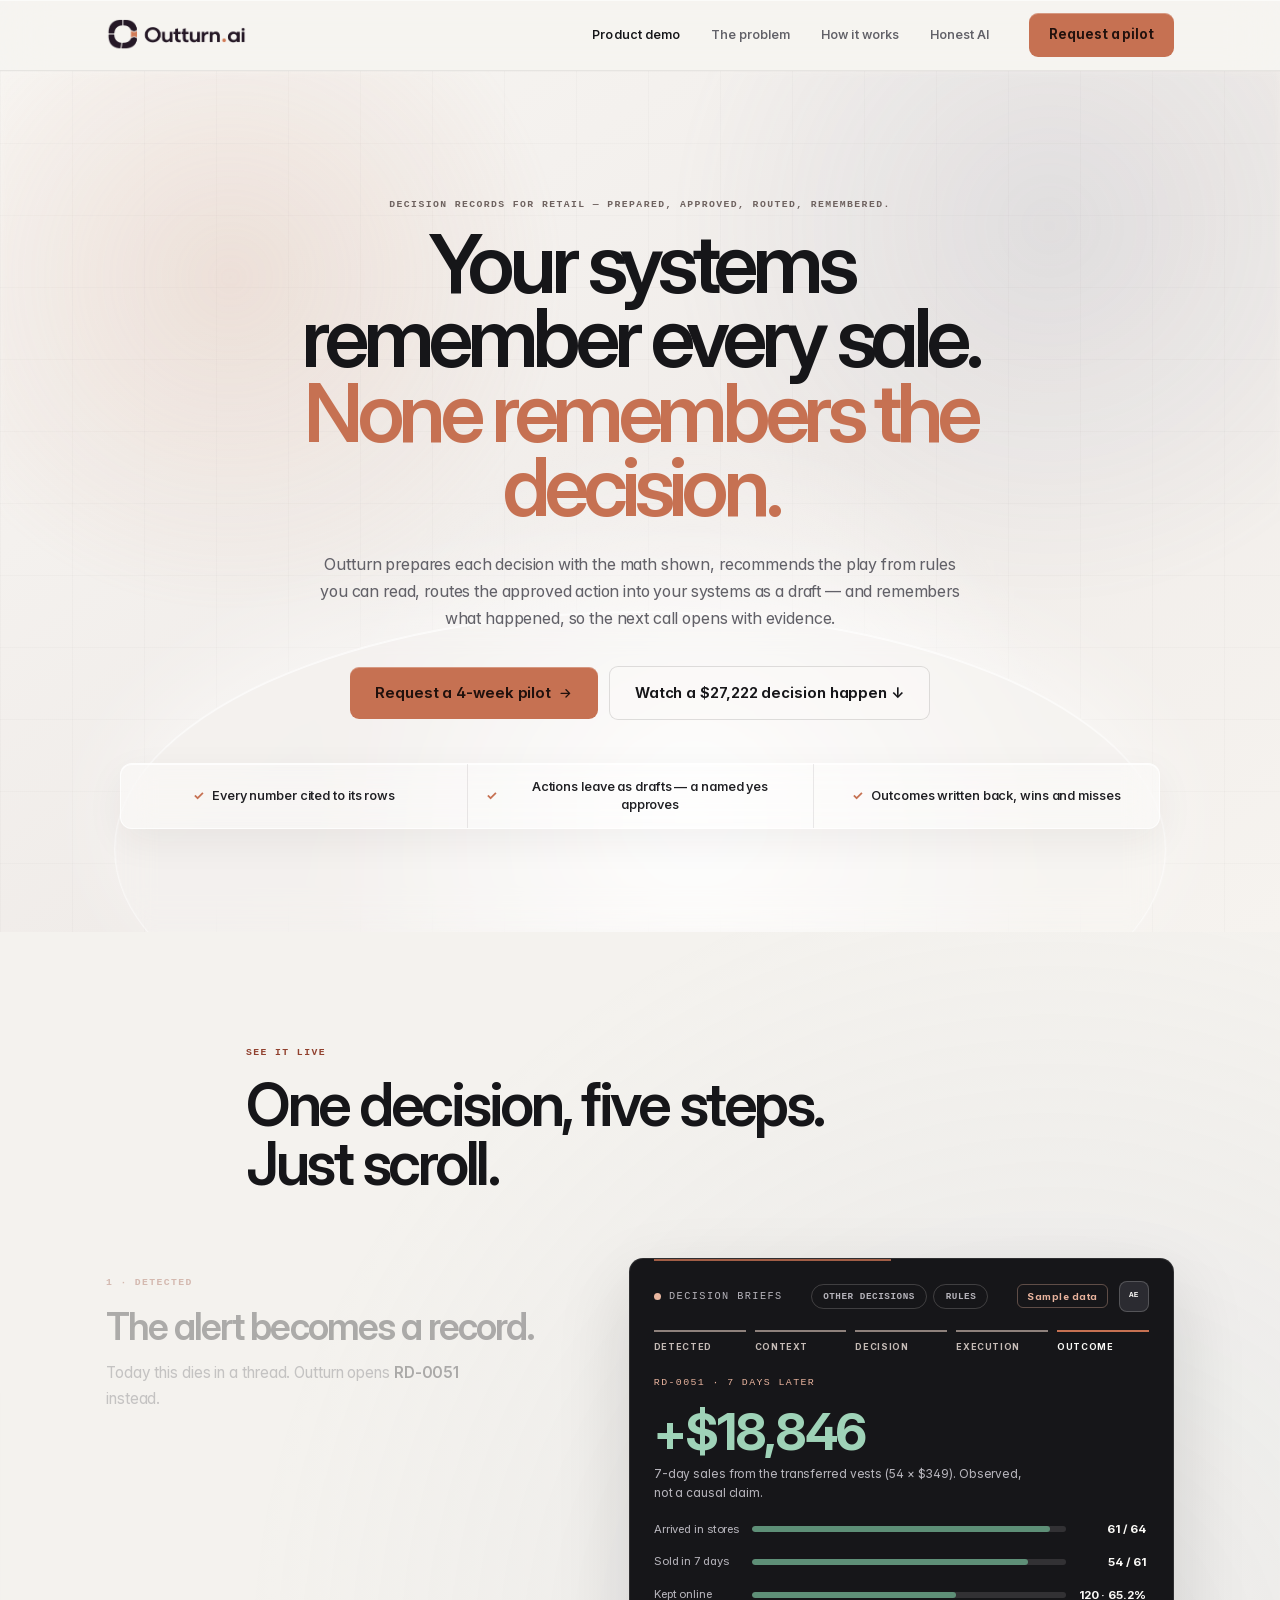
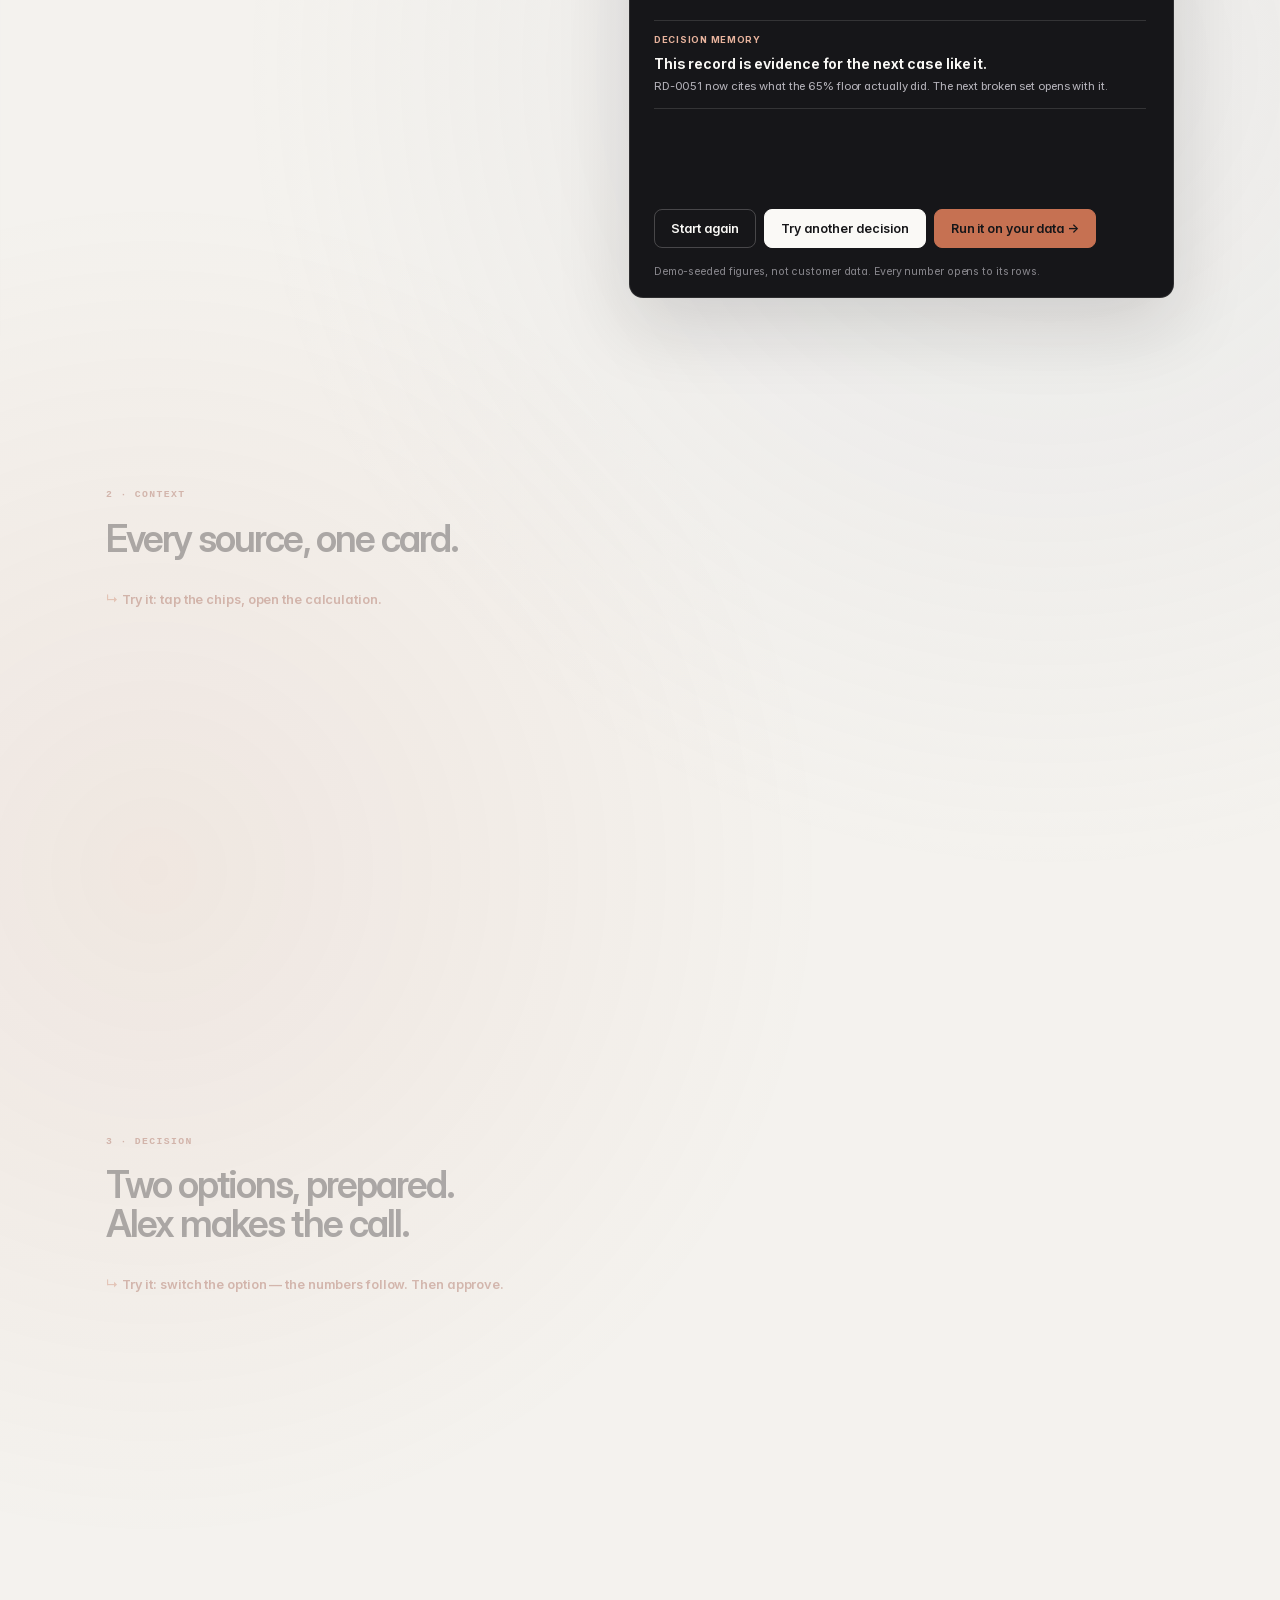
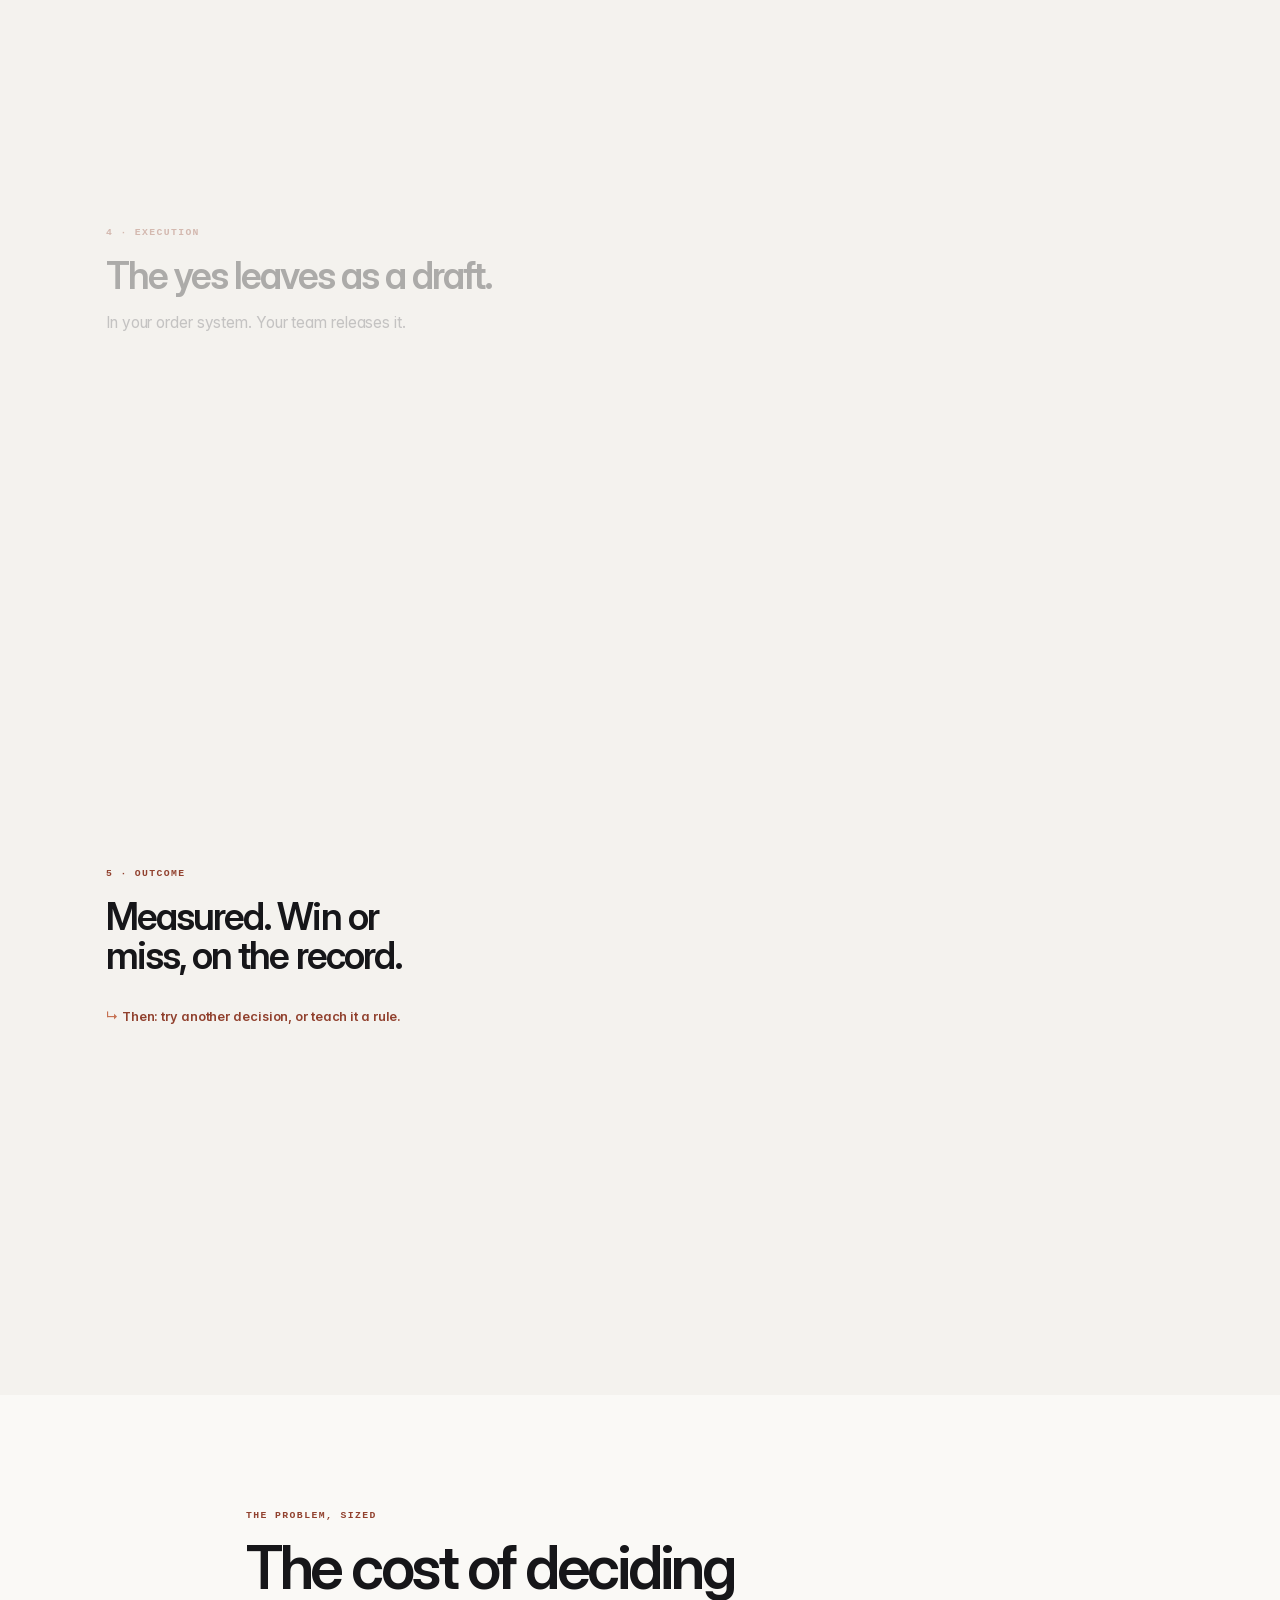
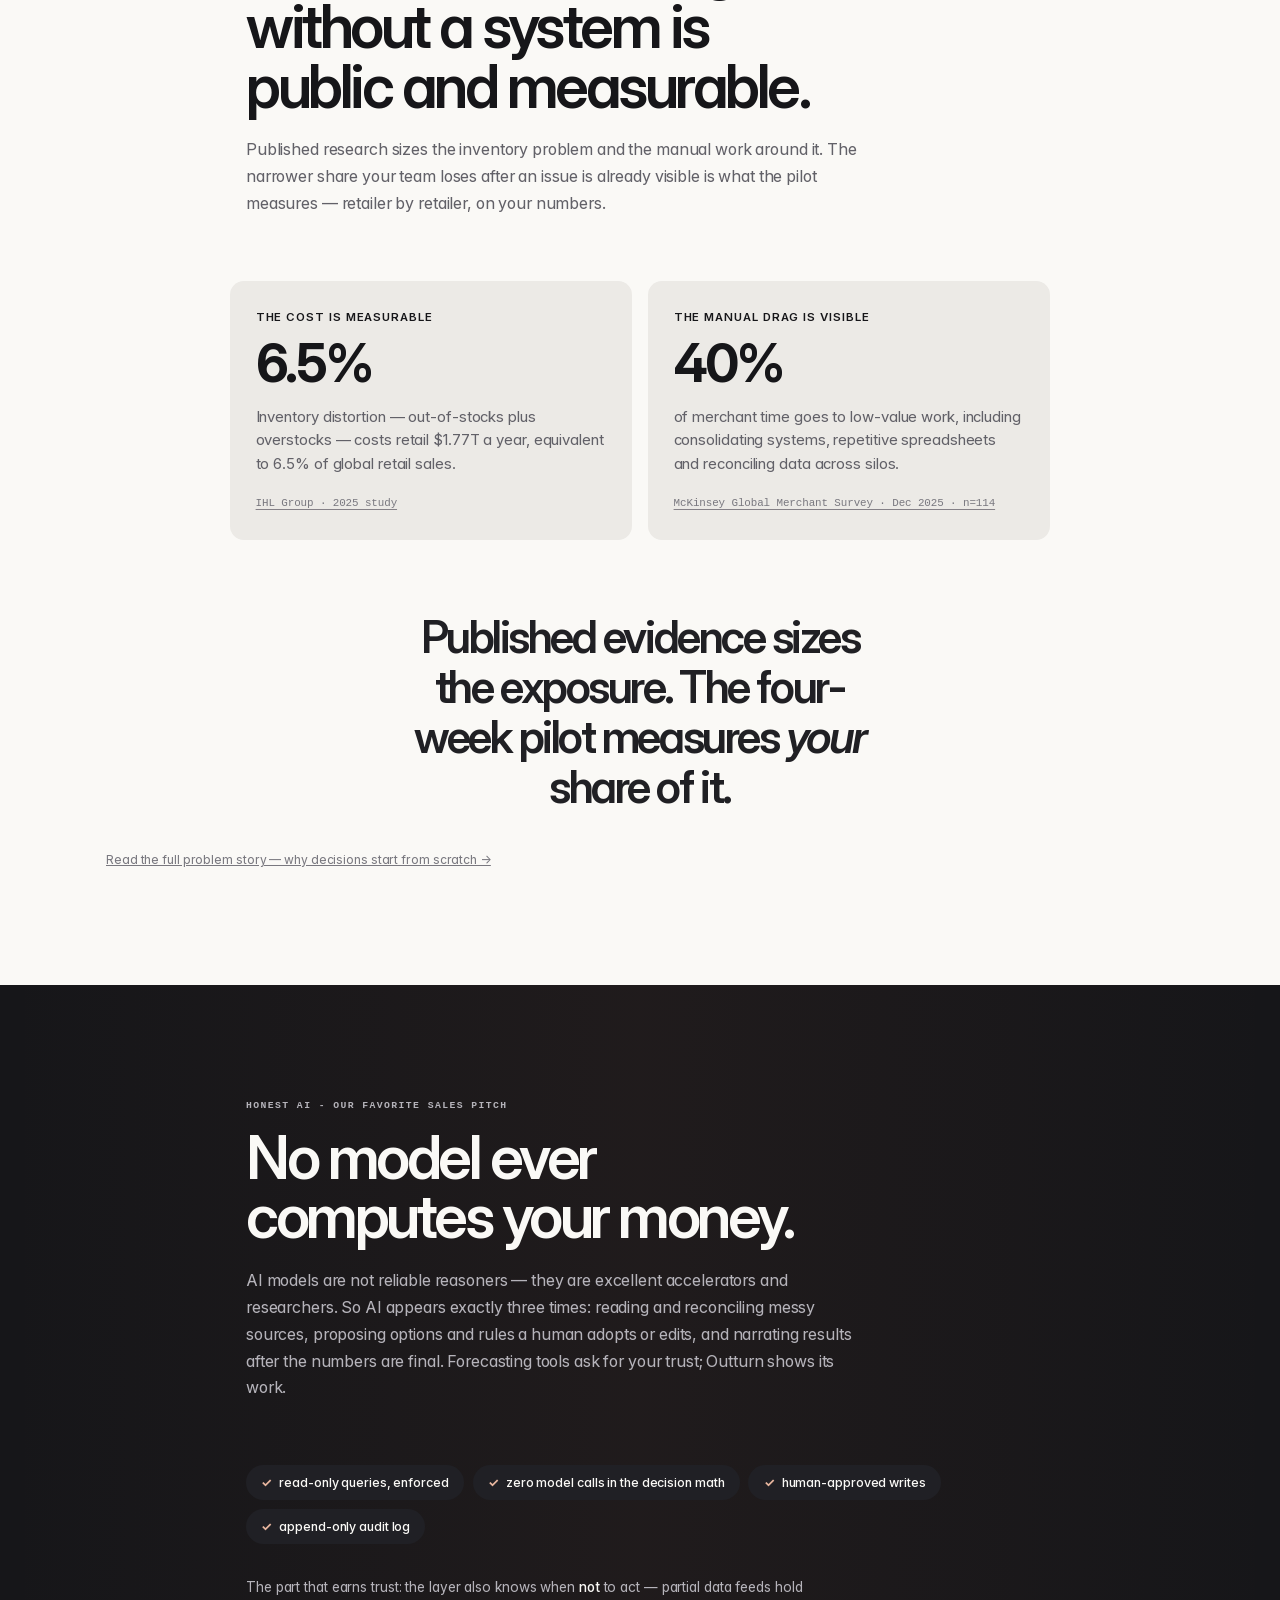
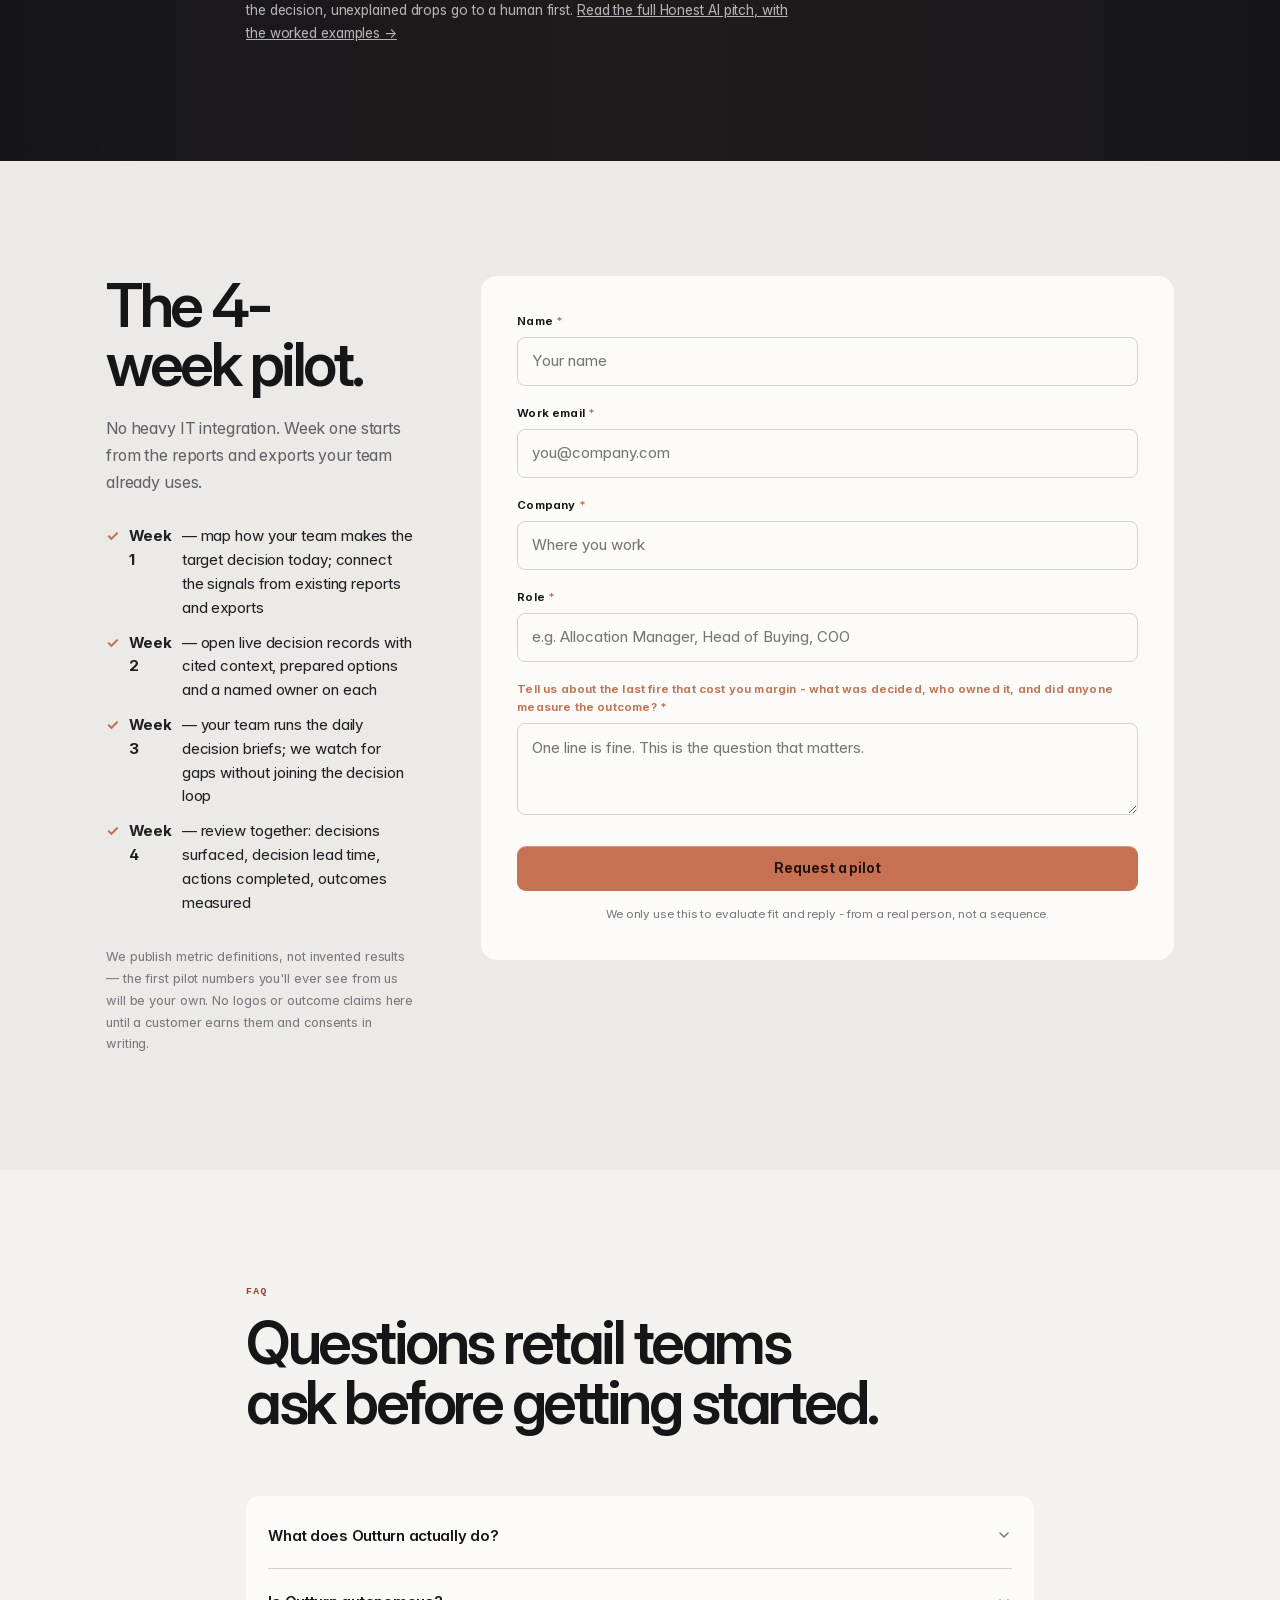
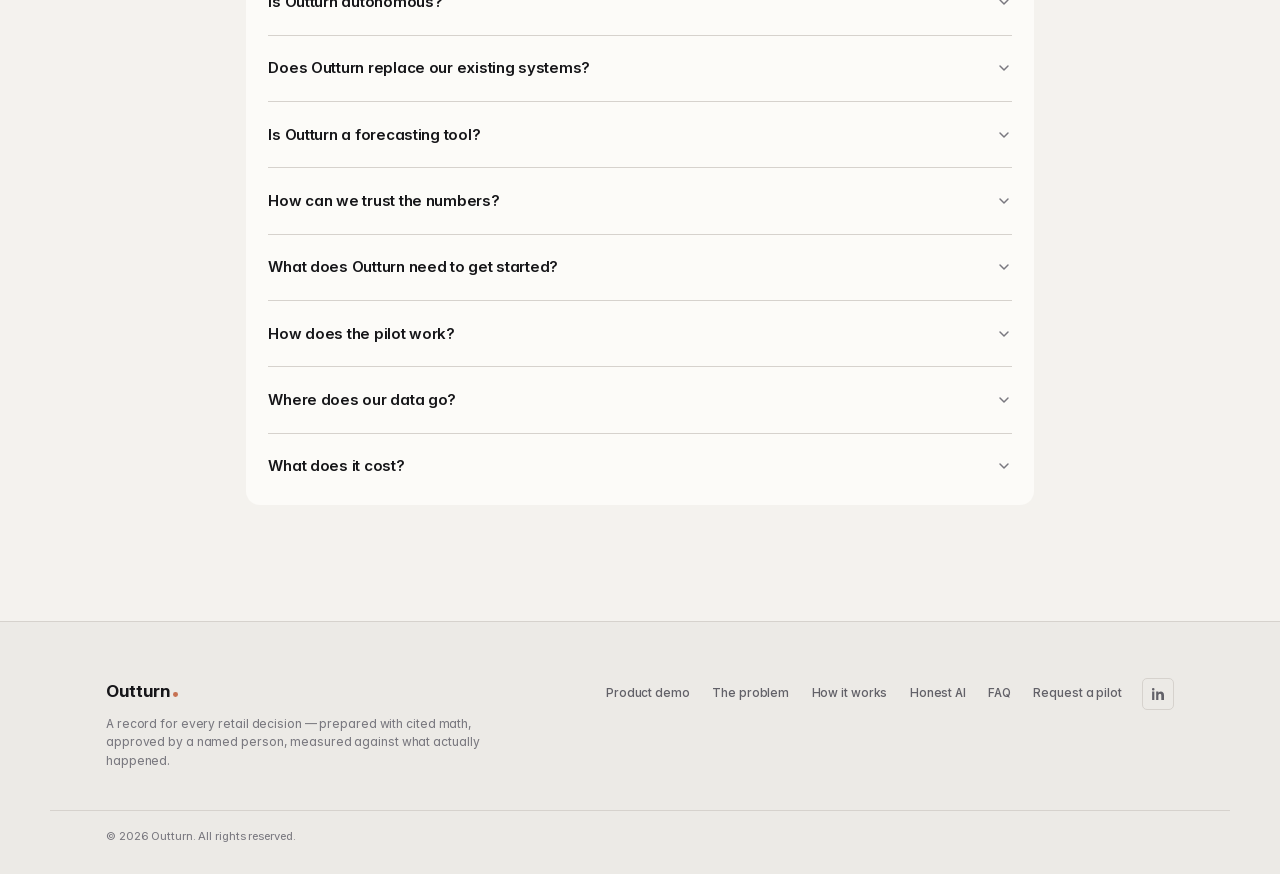
<file: index.html>
<!DOCTYPE html>
<html lang="en" class="no-js">
<head>
  <meta charset="utf-8" />
  <meta name="viewport" content="width=device-width, initial-scale=1" />
  <title>Outturn | A record for every retail decision</title>
  <meta name="description" content="Retail records every transaction and forgets every decision. Outturn prepares each commercial decision with cited math, a named person approves, the action leaves as a draft for your systems, and the measured outcome is written back." />
  <meta name="keywords" content="retail decision intelligence, decision layer, decision-to-execution leakage, retail operations AI, stockout risk, allocation decisions, markdown decisions, human-in-the-loop retail AI, agentic merchant" />
  <link rel="canonical" href="https://getoutturn.ai/" />
  <meta name="robots" content="index, follow" />
  <meta name="theme-color" content="#F7F2EF" />

  <!-- Open Graph / Twitter -->
  <meta property="og:type" content="website" />
  <meta property="og:url" content="https://getoutturn.ai/" />
  <meta property="og:title" content="Outturn | A record for every retail decision" />
  <meta property="og:description" content="Retail records every transaction and forgets every decision. Outturn keeps the record — prepared with cited math, approved by a named person, measured against what actually happened." />
  <meta property="og:image" content="https://getoutturn.ai/og.svg" />
  <meta name="twitter:card" content="summary_large_image" />
  <meta name="twitter:title" content="Outturn | A record for every retail decision" />
  <meta name="twitter:description" content="Retail records every transaction and forgets every decision. Outturn keeps the record." />
  <meta name="twitter:image" content="https://getoutturn.ai/og.svg" />

  <link rel="icon" href="data:image/svg+xml,<svg xmlns='http://www.w3.org/2000/svg' viewBox='0 0 32 32'><rect width='32' height='32' rx='7' fill='%231A131B'/><rect x='9' y='20' width='5' height='5' fill='%23C9795B'/></svg>" />
  <link rel="preload" href="fonts/InterVariable.woff2" as="font" type="font/woff2" crossorigin />
  <link rel="stylesheet" href="styles.css?v=71" />
  <script>document.documentElement.classList.replace('no-js', 'js');</script>

  <!-- Clean-room JSON-LD: organization only. No ratings, no reviews, no invented stats. -->
  <script type="application/ld+json">
  {
    "@context": "https://schema.org",
    "@type": "Organization",
    "name": "Outturn",
    "description": "Outturn keeps a record for every retail decision. It prepares each commercial decision from retail rules a team can read - and the ones they teach it - with deterministic math and per-claim citation. A named person approves, the action leaves as a draft for the retailer's own systems, and the measured outcome is written back onto the record.",
    "slogan": "A record for every retail decision."
  }
  </script>
</head>
<body>
  <a class="skip-link" href="#main">Skip to content</a>

  <!-- ===================== NAV ===================== -->
  <header class="nav" id="nav">
    <div class="container nav__inner">
      <a class="brand" href="#top" aria-label="Outturn.ai - home">
        <img class="brand__logo" src="assets/outturn-ai-logo.png" width="622" height="144" alt="" aria-hidden="true" />
      </a>
      <nav class="nav__links" aria-label="Primary">
        <a class="nav__link" href="#demo">Product demo</a>
        <a class="nav__link" href="the-problem.html">The problem</a>
        <a class="nav__link" href="how-it-works.html">How it works</a>
        <a class="nav__link" href="honest-ai.html">Honest AI</a>
      </nav>
      <a class="btn btn--primary nav__cta" href="#pilot">Request a pilot</a>
      <button class="nav__toggle" id="navToggle" aria-label="Open menu" aria-expanded="false" aria-controls="navSheet">
        <svg viewBox="0 0 24 24" fill="none" stroke="currentColor" stroke-width="2" stroke-linecap="round" aria-hidden="true"><path d="M4 7h16M4 12h16M4 17h16"/></svg>
      </button>
    </div>
    <div class="nav__sheet" id="navSheet">
      <a href="#demo">Product demo</a>
      <a href="the-problem.html">The problem</a>
      <a href="how-it-works.html">How it works</a>
      <a href="honest-ai.html">Honest AI</a>
      <a class="btn btn--primary" href="#pilot">Request a pilot</a>
    </div>
  </header>

  <main id="main">
    <span id="top"></span>

    <!-- ===================== HERO ===================== -->
    <section class="hero" aria-labelledby="hero-h1">
      <div class="container hero__inner">
        <div class="hero__editorial">
          <p class="eyebrow">Decision records for retail — prepared, approved, routed, remembered.</p>
          <h1 id="hero-h1">Your systems remember every sale.<br /><em class="em-why">None remembers the decision.</em></h1>
          <p class="hero__sub">Outturn prepares each decision with the math shown, recommends the play from rules you can read, routes the approved action into your systems as a draft — and remembers what happened, so the next call opens with evidence.</p>
          <div class="hero__ctas">
            <a class="btn btn--primary btn--lg" href="#pilot">
              Request a 4-week pilot
              <svg viewBox="0 0 24 24" fill="none" stroke="currentColor" stroke-width="2.2" stroke-linecap="round" stroke-linejoin="round" aria-hidden="true"><path d="M5 12h14M13 6l6 6-6 6"/></svg>
            </a>
            <a class="btn btn--ghost btn--lg" href="#demo">Watch a $27,222 decision happen ↓</a>
          </div>
          <ul class="hero__chips" aria-label="The guarantees">
            <li>Every number cited to its rows</li>
            <li>Actions leave as drafts — a named yes approves</li>
            <li>Outcomes written back, wins and misses</li>
          </ul>
        </div>
      </div>
    </section>

    <!-- ===================== LIVE DEMO (scroll-driven) ===================== -->
    <!-- One Decision Record, five short screens. Scroll drives the pinned panel
         through the stages (one-line narration per step); the rail and in-panel
         buttons jump too. Two extra views: the decision library (same record,
         other decisions) and the company rules (built-in packs + taught
         corrections, all pending a named approval). Progressive enhancement:
         without JS the stockout case renders statically on stage one. -->
    <section class="section demo-scrolly" id="demo" aria-label="Outturn product demo">
      <div class="container container--narrow">
        <header class="section-head reveal">
          <p class="eyebrow">See it live</p>
          <h2 class="h-section">One decision, five steps.<br />Just scroll.</h2>
        </header>
      </div>
      <div class="container">
        <div class="scrolly" id="demo-detail">
          <!-- narration column: one line per step; the panel carries the detail -->
          <div class="scrolly__steps">
            <div class="scrolly-step is-active" id="demo-step-0" data-step="0">
              <span class="scrolly-step__n">1 · Detected</span>
              <h3 class="scrolly-step__title">The alert becomes a record.</h3>
              <p class="scrolly-step__body">Today this dies in a thread. Outturn opens <b>RD-0051</b> instead.</p>
            </div>
            <div class="scrolly-step" id="demo-step-1" data-step="1">
              <span class="scrolly-step__n">2 · Context</span>
              <h3 class="scrolly-step__title">Every source, one card.</h3>
              <p class="scrolly-step__hint">Try it: tap the chips, open the calculation.</p>
            </div>
            <div class="scrolly-step" id="demo-step-2" data-step="2">
              <span class="scrolly-step__n">3 · Decision</span>
              <h3 class="scrolly-step__title">Two options, prepared. Alex makes the call.</h3>
              <p class="scrolly-step__hint">Try it: switch the option — the numbers follow. Then approve.</p>
            </div>
            <div class="scrolly-step" id="demo-step-3" data-step="3">
              <span class="scrolly-step__n">4 · Execution</span>
              <h3 class="scrolly-step__title">The yes leaves as a draft.</h3>
              <p class="scrolly-step__body">In your order system. Your team releases it.</p>
            </div>
            <div class="scrolly-step" id="demo-step-4" data-step="4">
              <span class="scrolly-step__n">5 · Outcome</span>
              <h3 class="scrolly-step__title">Measured. Win or miss, on the record.</h3>
              <p class="scrolly-step__hint">Then: try another decision, or teach it a rule.</p>
            </div>
          </div>

          <!-- pinned interactive panel -->
          <div class="scrolly__stick">
            <div class="scrolly__stick-inner">
              <div class="demo-panel demo-panel--tour" aria-label="Interactive demo: one Decision Record">
            <div class="demo-panel__top">
              <span class="demo-panel__kicker"><span class="dot-live" aria-hidden="true"></span> DECISION BRIEFS</span>
              <nav class="demo-panel__nav" aria-label="Demo views">
                <button type="button" data-viewgo="cases">Other decisions</button>
                <button type="button" data-viewgo="rules">Rules</button>
              </nav>
              <div class="demo-panel__account">
                <span class="demo-panel__sample">Sample data</span>
                <span class="demo-panel__profile" aria-hidden="true"><span>AE</span></span>
              </div>
            </div>

            <!-- ===== view: the decision flow ===== -->
            <div class="dview is-active" data-view="flow">
              <div class="demo-rail" role="group" aria-label="Decision lifecycle steps">
                <button type="button" class="is-active" data-step="0">Detected</button>
                <button type="button" data-step="1">Context</button>
                <button type="button" data-step="2">Decision</button>
                <button type="button" data-step="3">Execution</button>
                <button type="button" data-step="4">Outcome</button>
              </div>
              <div class="demo-panel__stages">

                <!-- 1 · Detected -->
                <div class="dstage is-active" data-stage="0">
                  <p class="dstage__kicker" id="dAlert">Monday 08:30 · Power BI alert</p>
                  <h4 class="dstage__h" id="dTitle0">The linen suit vest is out of stock in 9 stores.</h4>
                  <p class="dstage__sub" id="dLead0">Its matching suit pants keep selling — 1 in 4 pants buyers takes the vest too.</p>
                  <div class="dthread" id="dThread" aria-label="How this plays out in a chat thread today">
                    <div class="dmsg"><small>08:31 · #trading</small><b>BI bot</b> Vest unavailable in 9 stores. <span class="dattach">📎 screenshot.png</span></div>
                    <div class="dmsg"><small>08:47</small><b>Merch lead</b> @Alex can you take a look?</div>
                    <div class="dsys">Friday — still out · no owner · nothing measured</div>
                  </div>
                  <div class="dhandoff">
                    <div class="dhandoff__item">
                      <small>Today</small>
                      <b>Seen. Discussed. Lost.</b>
                      <span>This is where it usually ends.</span>
                    </div>
                    <span class="dhandoff__arrow" aria-hidden="true">→</span>
                    <div class="dhandoff__item">
                      <small id="dRecTag">Outturn · RD-0051</small>
                      <b>A Decision Record opens.</b>
                      <span>Owner, math, deadline — kept.</span>
                    </div>
                  </div>
                  <div class="dstage__actions"><button type="button" class="dbtn dbtn--primary" data-go="1">See what Outturn does →</button></div>
                </div>

                <!-- 2 · Context -->
                <div class="dstage" data-stage="1">
                  <p class="dstage__kicker" id="dKicker1">RD-0051 · context, cited</p>
                  <div class="drisk"><span id="dRiskLabel">Set sales at risk</span><b id="dRisk">$27,222</b></div>
                  <div class="dfacts" id="dFacts">
                    <div class="dfact"><span>Matching pants selling</span><b>312</b></div>
                    <div class="dfact"><span>Set purchase rate</span><b>25%</b></div>
                    <div class="dfact"><span>Vest price</span><b>$349</b></div>
                    <div class="dfact"><span>Vests online</span><b>184</b></div>
                  </div>
                  <div class="dsources" id="dSources" role="group" aria-label="Cited sources"></div>
                  <p class="dsource-detail" id="dSourceDetail">POS · 09:12 · 312 pants selling in the 9 stores. 1 in 4 buyers adds the vest.</p>
                  <div class="dstage__actions">
                    <button type="button" class="dbtn" id="dCalcToggle" aria-expanded="false">Show the calculation</button>
                    <button type="button" class="dbtn dbtn--primary" data-go="2">See the options →</button>
                  </div>
                  <p class="dmath" id="dMath" hidden>312 matching pants × 25% set rate × $349 vest price = <b>$27,222 set sales at risk</b><br />Computed in code from the rows above. Not a demand forecast.</p>
                </div>

                <!-- 3 · Decision -->
                <div class="dstage" data-stage="2">
                  <p class="dstage__kicker" id="dKicker2">RD-0051 · a human decides</p>
                  <h4 class="dstage__h">Outturn prepared the options.<br />Alex makes the call.</h4>
                  <div class="dscenario" role="radiogroup" aria-label="Prepared options">
                    <span id="dScenarioLabel">Stock to keep online:</span>
                    <button type="button" class="dpill is-selected" data-option="0" id="dOpt0" role="radio" aria-checked="true">65% · company rule</button>
                    <button type="button" class="dpill" data-option="1" id="dOpt1" role="radio" aria-checked="false">70% · more conservative</button>
                  </div>
                  <div class="ddecision">
                    <small>Prepared decision</small>
                    <b class="ddecision__rec" id="dRec">Transfer 64 vests to the 9 stores before the weekend.</b>
                    <div class="ddecision__money">
                      <div><small>Value protected</small><b id="dProtected">$22,336</b></div>
                      <div><small>Decision deadline</small><b id="dDeadline">Today, 16:00</b></div>
                    </div>
                    <div class="ddecision__actions">
                      <button type="button" class="dbtn dbtn--copper" id="dApprove">Approve and route it</button>
                    </div>
                    <p class="ddecision__helper">Nothing executes without a named yes. The draft is yours to release.</p>
                  </div>
                  <div class="dvalidation" id="dChecks" aria-label="Checks on this option"></div>
                </div>

                <!-- 4 · Execution -->
                <div class="dstage" data-stage="3">
                  <p class="dstage__kicker" id="dKicker3">RD-0051 · routed to execution</p>
                  <h4 class="dstage__h" id="dExecH">The yes became a transfer draft in your order system.</h4>
                  <span class="dstatus">Execution in progress</span>
                  <div class="dtimeline" id="dTimeline"></div>
                  <p class="dguard"><b>No write without a named approval.</b> The action leaves as a draft in your system — your team releases it.</p>
                  <div class="dstage__actions"><button type="button" class="dbtn dbtn--primary" data-go="4">See the outcome, 7 days later →</button></div>
                </div>

                <!-- 5 · Outcome -->
                <div class="dstage" data-stage="4">
                  <p class="dstage__kicker" id="dKicker4">RD-0051 · 7 days later</p>
                  <b class="doutcome" id="dOutcome">+$18,846</b>
                  <p class="dcaption" id="dCaption">7-day sales from the transferred vests. Observed, not a causal claim.</p>
                  <div class="dbars" id="dBars"></div>
                  <div class="dmemory">
                    <small>Decision memory</small>
                    <b>This record is evidence for the next case like it.</b>
                    <span id="dMemory">The call, the math, and what actually happened — kept, win or miss.</span>
                  </div>
                  <div class="dstage__actions">
                    <button type="button" class="dbtn" data-go="0">Start again</button>
                    <button type="button" class="dbtn dbtn--primary" data-viewgo="cases">Try another decision</button>
                    <a class="dbtn dbtn--copper" href="#pilot">Run it on your data →</a>
                  </div>
                </div>

              </div>
            </div>

            <!-- ===== view: decision library ===== -->
            <div class="dview" data-view="cases">
              <p class="dstage__kicker">Decision library · Monday 08:30</p>
              <h4 class="dstage__h">Outturn reviewed your categories overnight.</h4>
              <div class="dfacts">
                <div class="dfact"><span>Signals scanned</span><b>47</b></div>
                <div class="dfact"><span>Within your rules</span><b>43</b></div>
                <div class="dfact"><span>Ready for a decision</span><b>4</b></div>
              </div>
              <div class="dcases" id="dCaseList"></div>
              <div class="dstage__actions"><button type="button" class="dbtn" data-viewgo="flow">Back to the open decision</button></div>
            </div>

            <!-- ===== view: company rules ===== -->
            <div class="dview" data-view="rules">
              <p class="dstage__kicker">Company rules</p>
              <h4 class="dstage__h">Rules you can read. Corrections you can teach.</h4>
              <p class="dstage__sub">Every rule below is legible, versioned, and carries the named approval that made it live. Nothing changes without one.</p>
              <div class="drules" id="dRuleList"></div>
              <form class="drule-form" id="dRuleForm" hidden>
                <label for="dRuleInput">Write the new rule in one sentence</label>
                <textarea id="dRuleInput" rows="2" placeholder="E.g. Reorders over $50K need two approvals."></textarea>
                <div class="drule-form__actions">
                  <button type="button" class="dbtn" id="dCancelRule">Cancel</button>
                  <button type="button" class="dbtn dbtn--copper" id="dSaveRule">Submit for approval</button>
                </div>
              </form>
              <div class="dstage__actions">
                <button type="button" class="dbtn dbtn--primary" id="dNewRule">+ Teach a rule</button>
                <button type="button" class="dbtn" data-viewgo="flow">Back to the decision</button>
              </div>
            </div>

            <p class="demo-panel__foot">Demo-seeded figures, not customer data. Every number opens to its rows.</p>
            <div class="demo-toast" id="dToast" role="status" aria-live="polite"></div>
              </div>
            </div>
          </div>
        </div>
      </div>
    </section>

    <!-- ===================== THE GAP (evidence band) ===================== -->
    <section class="section" id="gap" aria-labelledby="gap-h">
      <div class="container container--narrow">
        <header class="section-head reveal">
          <p class="eyebrow">The problem, sized</p>
          <h2 class="h-section" id="gap-h">The cost of deciding without a system is public and measurable.</h2>
          <p class="lead">Published research sizes the inventory problem and the manual work around it. The narrower share your team loses after an issue is already visible is what the pilot measures — retailer by retailer, on your numbers.</p>
        </header>
      </div>
      <div class="container">
        <div class="wedge__cards wedge__cards--two stagger">
          <div class="wedge-card">
            <p class="wedge-card__label">The cost is measurable</p>
            <p class="wedge-card__stat">6.5%</p>
            <p class="wedge-card__text">Inventory distortion — out-of-stocks plus overstocks — costs retail $1.77T a year, equivalent to 6.5% of global retail sales.</p>
            <p class="wedge-card__ex"><a href="https://www.ihlservices.com/product/fixing-inventory-distortion-whos-winning-whos-failing-whats-working/" target="_blank" rel="noopener">IHL Group · 2025 study</a></p>
          </div>
          <div class="wedge-card">
            <p class="wedge-card__label">The manual drag is visible</p>
            <p class="wedge-card__stat">40%</p>
            <p class="wedge-card__text">of merchant time goes to low-value work, including consolidating systems, repetitive spreadsheets and reconciling data across silos.</p>
            <p class="wedge-card__ex"><a href="https://www.mckinsey.com/industries/retail/our-insights/merchants-unleashed-how-agentic-ai-transforms-retail-merchandising" target="_blank" rel="noopener">McKinsey Global Merchant Survey · Dec 2025 · n=114</a></p>
          </div>
        </div>
        <blockquote class="pull-quote reveal">Published evidence sizes the exposure. The four-week pilot measures <em>your</em> share of it.</blockquote>
        <p class="footnote reveal"><a href="the-problem.html">Read the full problem story — why decisions start from scratch →</a></p>
      </div>
    </section>

    <!-- rollback archive: previous on-page problem visuals, superseded by the-problem.html -->
    <section class="section" id="gap-archive" aria-hidden="true" hidden>
      <div class="container">
        <!-- Previous problem visual preserved for quick rollback. -->
        <div class="decision-coverage reveal" aria-label="What receives attention and what gets missed in retail decision making" hidden>
          <div class="decision-coverage__focus">
            <p class="decision-coverage__label">What gets attention</p>
            <h3>The categories and products people already know to watch.</h3>
            <div class="decision-coverage__reviewed">
              <span>Weekly trading report</span><span>Top-selling styles</span><span>Priority category review</span><span>Known stockout exception</span>
            </div>
            <p>The review is shaped by recurring meetings, familiar reports, and the people with the right context.</p>
          </div>
          <div class="decision-coverage__rest">
            <p class="decision-coverage__label">What waits outside the review</p>
            <div class="decision-coverage__signals" aria-hidden="true">
              <span>Store-level availability shift</span><span>Slow-moving size run</span><span>Supplier date change</span><span>Unmatched set sale</span><span>Channel inventory imbalance</span><span>Margin change</span><span>Missed replenishment signal</span><span>New markdown exposure</span><span>Local demand change</span><span>Unmeasured previous action</span><span>Open order exception</span><span>Policy conflict</span>
            </div>
            <h3>Signals that never become a clear decision.</h3>
            <p>Commercial opportunities are missed when the context lives across tools, files, conversations, and individual memory.</p>
          </div>
        </div>
        <blockquote class="pull-quote reveal" hidden>The business is bigger than the reports people have time to review.</blockquote>

        <!-- PROBLEM CONCEPT V2: remove this block and unhide the two elements above to restore V1. -->
        <div class="fireday reveal" aria-label="A merchandiser's reactive workday">
          <div class="fireday__top">
            <div>
              <span>Monday · Merchandising workday</span>
              <strong>Women’s Tailoring</strong>
            </div>
            <span class="fireday__mode">Reactive mode</span>
          </div>

          <div class="fireday__body">
            <div class="fireday__timeline">
              <p class="fireday__label">The day fills with manual work</p>
              <ol>
                <li><time>08:15</time><div><strong>Stockout appears in a weekly report</strong><span>Power BI · 9 stores</span></div></li>
                <li><time>09:00</time><div><strong>Sales exported to a spreadsheet</strong><span>Manual data pull</span></div></li>
                <li><time>10:10</time><div><strong>Store and online stock checked</strong><span>Planning system + ERP</span></div></li>
                <li><time>11:20</time><div><strong>Supplier updates found in email</strong><span>Context rebuilt manually</span></div></li>
                <li><time>12:30</time><div><strong>Conflicting numbers reconciled</strong><span>Spreadsheet version 4</span></div></li>
                <li><time>14:00</time><div><strong>Allocation and buyer asked for context</strong><span>Waiting for alignment</span></div></li>
                <li><time>15:30</time><div><strong>Transfer decision approved</strong><span>Decision made</span></div></li>
                <li><time>17:10</time><div><strong>Outcome not recorded</strong><span>No decision record created</span></div></li>
              </ol>
            </div>

            <aside class="fireday__strategy">
              <p class="fireday__label">What gets squeezed out</p>
              <h3>Less time for better decisions.</h3>
              <div class="fireday__bands" aria-label="Strategic work receives progressively less attention">
                <span style="--w:100%">Category strategy</span>
                <span style="--w:78%">Assortment improvement</span>
                <span style="--w:56%">Long-tail opportunities</span>
                <span style="--w:34%">Learning from outcomes</span>
              </div>
              <div class="fireday__conflict" aria-label="Different teams optimize different priorities">
                <p class="fireday__label">One decision, different priorities</p>
                <div><span>Merchandising</span><strong>Protect set sales</strong></div>
                <div><span>E-commerce</span><strong>Protect online availability</strong></div>
                <div><span>Planning</span><strong>Protect the stock plan</strong></div>
                <div><span>Finance</span><strong>Protect margin</strong></div>
                <p class="fireday__conflict-result"><span>Shared decision context</span><strong>Missing</strong></p>
              </div>
              <div class="fireday__memory">
                <span>Decision memory</span>
                <strong>Not created</strong>
                <p>Reasoning and outcomes remain in people’s heads.</p>
              </div>
            </aside>
          </div>

          <div class="fireday__reset"><span>Next similar issue</span><strong>Start again</strong></div>
        </div>
        <blockquote class="pull-quote reveal">The decision was made. The organization learned nothing.</blockquote>
      </div>
    </section>

    <!-- ===================== THE LOOP ===================== -->
    <section class="section section--tint" id="loop" aria-labelledby="loop-h" hidden>
      <div class="container container--narrow">
        <header class="section-head reveal">
          <p class="eyebrow">How it works</p>
          <h2 class="h-section" id="loop-h">How Outturn becomes your decision system.</h2>
          <p class="lead">Outturn first learns how your business makes commercial decisions. It then connects the systems where your context lives, monitors the business continuously, and learns from every outcome.</p>
        </header>
      </div>

      <div class="container">
        <div class="decision-architecture reveal" aria-label="The five layers of the Outturn decision system">
          <div class="decision-architecture__feedback" aria-hidden="true">
            <span>Every outcome improves the next decision</span>
            <svg viewBox="0 0 240 20" fill="none"><path d="M2 10h231m0 0-8-7m8 7-8 7"/></svg>
          </div>

          <div class="decision-architecture__layers">
            <article class="architecture-layer architecture-layer--memory">
              <span class="architecture-layer__n">05</span>
              <div class="architecture-layer__copy">
                <p>Decision memory</p>
                <h3>Every decision becomes company memory.</h3>
              </div>
              <div class="architecture-layer__items architecture-layer__items--memory">
                <span>Decision</span><span>Rationale</span><span>Owner</span><span>Action</span><span>Outcome</span><span>Learning</span>
              </div>
            </article>

            <article class="architecture-layer architecture-layer--loop">
              <span class="architecture-layer__n">04</span>
              <div class="architecture-layer__copy">
                <p>Decision loop</p>
                <h3>From signal to accountable commercial action.</h3>
              </div>
              <div class="architecture-loop" aria-label="Decision lifecycle">
                <span>Detect</span><i></i><span>Context</span><i></i><span>Decide</span><i></i><span>Execute</span><i></i><span>Measure</span>
              </div>
            </article>

            <article class="architecture-layer architecture-layer--intelligence">
              <span class="architecture-layer__n">03</span>
              <div class="architecture-layer__copy">
                <p>Always-on commercial intelligence</p>
                <h3>A shared source of decision context.</h3>
              </div>
              <div class="architecture-layer__items">
                <span>Reconcile</span><span>Monitor</span><span>Prioritise</span><span>24/7 commercial analyst</span>
              </div>
            </article>

            <article class="architecture-layer architecture-layer--systems">
              <span class="architecture-layer__n">02</span>
              <div class="architecture-layer__copy">
                <p>Connected systems</p>
                <h3>Where your work already happens.</h3>
              </div>
              <div class="architecture-logos" aria-label="Example connected systems">
                <span class="architecture-logo architecture-logo--sap">SAP</span>
                <span class="architecture-logo architecture-logo--teams">Teams</span>
                <span class="architecture-logo architecture-logo--outlook">Outlook</span>
                <span class="architecture-logo architecture-logo--gmail">Gmail</span>
                <span class="architecture-logo architecture-logo--powerbi">PBI</span>
                <span class="architecture-logo architecture-logo--snowflake">Snowflake</span>
                <span class="architecture-logo architecture-logo--excel">Excel</span>
                <span class="architecture-logo">ERP</span>
                <span class="architecture-logo">Planning</span>
              </div>
            </article>

            <article class="architecture-layer architecture-layer--context">
              <span class="architecture-layer__n">01</span>
              <div class="architecture-layer__copy">
                <p>Commercial context</p>
                <h3>Built around how your business defines success.</h3>
              </div>
              <div class="architecture-context">
                <span><small>Company goals</small>Full-price sell-through</span>
                <span><small>KPI definitions</small>Margin and availability</span>
                <span><small>Department priorities</small>Planning and trading</span>
                <span><small>User objectives</small>Merchant targets</span>
                <span><small>Guardrails</small>Business rules</span>
              </div>
            </article>
          </div>

          <div class="decision-architecture__return" aria-hidden="true">
            <span>Learn</span><i></i><span>Improve</span>
          </div>
        </div>

        <!-- Previous five-step explanation preserved for quick rollback. -->
        <div class="steps" hidden>
          <div class="hiw-step reveal">
            <span class="step-n">1</span>
            <div>
              <h3 class="hiw-step__title">Detect / ingest</h3>
              <p class="hiw-step__body">An existing report or a bounded deterministic check creates the record and preserves when the issue became visible. Separate monitors surface the leakage after visibility: nobody accepts ownership, an approval goes overdue, an approved action never starts, or the outcome is never measured.</p>
            </div>
          </div>
          <div class="hiw-step reveal">
            <span class="step-n">2</span>
            <div>
              <h3 class="hiw-step__title">Reconcile</h3>
              <p class="hiw-step__body">The context that lives in six places lands on one card: stock cover, sell-through against plan, open orders, supplier lead times - and the vendor email that quietly moved the truck. Every signal cited to its source row or document. Nothing asserted without a receipt.</p>
            </div>
          </div>
          <div class="hiw-step reveal">
            <span class="step-n">3</span>
            <div>
              <h3 class="hiw-step__title">Scenario</h3>
              <p class="hiw-step__body">Options prepared before anyone asks, from your own playbook: open a transfer scenario, request a buyer review, prepare a markdown review, accept the risk and monitor. Each option carries its arithmetic - never a black-box score.</p>
            </div>
          </div>
          <div class="hiw-step reveal">
            <span class="step-n">4</span>
            <div>
              <h3 class="hiw-step__title">Route</h3>
              <p class="hiw-step__body">Decisions get owners, not threads. The buyer approves reorders; allocation runs the transfer; store ops confirms the floor. Routed with the full context attached, tracked until the action actually happens - in <em>your</em> systems, with a named approval.</p>
            </div>
          </div>
          <div class="hiw-step reveal">
            <span class="step-n">5</span>
            <div>
              <h3 class="hiw-step__title">Measure</h3>
              <p class="hiw-step__body">Did it pay? Recovered sales, availability, markdown avoided - measured on your numbers and written back to the record. Delayed and missed actions surface instead of vanishing. The graded history of every call becomes an asset your team owns.</p>
            </div>
          </div>
        </div>
      </div>
    </section>

    <!-- ===================== INSIDE THE PRODUCT (tabbed surfaces) ===================== -->
    <section class="section" id="product" aria-labelledby="product-h" hidden>
      <div class="container container--narrow">
        <header class="section-head reveal">
          <p class="eyebrow">Inside the product</p>
          <h2 class="h-section" id="product-h">An operating layer, not another dashboard.</h2>
          <p class="lead">Three surfaces turn retail signals into decisions with owners, actions, and measured commercial impact.</p>
        </header>
      </div>
      <div class="container">
        <div class="tabs reveal" data-tabs>
          <div class="tabs__bar" role="tablist" aria-label="Product surfaces">
            <button type="button" class="tabs__btn is-active" data-tab="fireboard">Retail Fire Board</button>
            <button type="button" class="tabs__btn" data-tab="copilot">Decision Copilot</button>
            <button type="button" class="tabs__btn" data-tab="record">Decision Record</button>
          </div>

          <!-- Surface 1: the Fire Board -->
          <div class="tabs__panel is-active" data-panel="fireboard">
            <div class="board">
              <div class="board__head">
                <div><b>Retail Fire Board</b><span>every detected issue, decision request, and execution status</span></div>
                <div class="board__pills"><span class="pill">Week 28</span><span class="pill pill--live">7 active</span></div>
              </div>
              <div class="board__scroll">
                <div class="board__cols">
                  <div class="bcol">
                    <p class="bcol__h"><i class="bdot bdot--red"></i>Detected</p>
                    <div class="bcard"><b>Harper poplin - Dallas stockout risk</b><span>$45.3K sales at risk</span><em class="bchip bchip--red">New</em></div>
                    <div class="bcard"><b>Aria linen blazer overstock</b><span>$68K markdown exposure</span></div>
                  </div>
                  <div class="bcol">
                    <p class="bcol__h"><i class="bdot bdot--blue"></i>Context reconciled</p>
                    <div class="bcard"><b>Sutton rebuy - delivery slipped</b><span>vendor email + open PO</span><em class="bchip bchip--blue">6 signals</em></div>
                  </div>
                  <div class="bcol">
                    <p class="bcol__h"><i class="bdot bdot--purple"></i>Scenario prepared</p>
                    <div class="bcard"><b>Nova midi dress - dead size run</b><span>clear vs. consolidate vs. hold</span><em class="bchip bchip--purple">3 options</em></div>
                  </div>
                  <div class="bcol">
                    <p class="bcol__h"><i class="bdot bdot--amber"></i>Routed</p>
                    <div class="bcard"><b>Lyra wide-leg denim - rebuy</b><span>buyer approval pending</span><em class="bchip bchip--amber">1.2d</em></div>
                  </div>
                  <div class="bcol">
                    <p class="bcol__h"><i class="bdot bdot--green"></i>Action in progress</p>
                    <div class="bcard"><b>Harper transfer - 54 units to Dallas</b><span>executing in your allocation tool</span></div>
                  </div>
                  <div class="bcol">
                    <p class="bcol__h"><i class="bdot bdot--green"></i>Impact measured</p>
                    <div class="bcard"><b>Camden trench - second markdown</b><span>$36K kept vs. outlet bin</span><em class="bchip bchip--green">Closed</em></div>
                  </div>
                </div>
              </div>
              <p class="board__foot">Demo-seeded figures, not customer data.</p>
            </div>
          </div>

          <!-- Surface 2: the Decision Copilot -->
          <div class="tabs__panel" data-panel="copilot">
            <div class="chatmock">
              <p class="chatmock__q">Why is the Harper shirt flagged?</p>
              <div class="chatmock__a">
                <p class="chatmock__tag">Decision agent · grounded in RD-0042</p>
                <p>Dallas NorthPark sold its last unit and was selling <b>18 a week</b>. Houston Galleria, in the same region, holds <b>240 units - 40 weeks of stock</b>. Moving 54 units protects <b>$45,288</b> of season sales; no reorder needed.</p>
                <div class="chatmock__acts">
                  <button type="button" class="chatact chatact--go">Open transfer scenario in your allocation tool</button>
                  <button type="button" class="chatact">Request buyer review</button>
                  <button type="button" class="chatact">Accept risk and monitor</button>
                </div>
              </div>
              <p class="chatmock__q">Who should decide?</p>
              <div class="chatmock__a">
                <p class="chatmock__tag">Decision agent · grounded in RD-0042</p>
                <p>Transfers are allocation's call, and this one crosses your taught $10K line - so the buyer is notified too. I can route it to <b>allocation</b> with the full context attached.</p>
                <div class="chatmock__acts"><button type="button" class="chatact chatact--go">Route to allocation ✓</button></div>
              </div>
              <p class="board__foot">Grounded in one record: the copilot explains and routes. It never detects, and it never invents a number - every figure above is computed in code and opens to its rows.</p>
            </div>
          </div>

          <!-- Surface 3: the Decision Record -->
          <div class="tabs__panel" data-panel="record">
            <div class="recordmock">
              <div class="recordmock__head">
                <div><b>RD-0042 - Stockout risk · Harper poplin shirt · Dallas NorthPark</b><span>detected Sun 23:41 by <code>never_ship_a_stockout@v3</code> - your rule, your threshold</span></div>
                <div class="board__pills"><span class="pill pill--live">$45.3K at risk</span></div>
              </div>
              <ul class="stage-rail stage-rail--light" aria-label="Decision lifecycle">
                <li class="stage stage--done">Detected</li>
                <li class="stage stage--done">Context reconciled</li>
                <li class="stage stage--done">Scenario prepared</li>
                <li class="stage stage--now">Routed</li>
                <li class="stage">Impact measured</li>
              </ul>
              <dl class="recordmock__grid">
                <div><dt>Context - 4 signals, each cited</dt><dd>Dallas: 0 on hand, 18/wk · Houston: 240 units, 6/wk · no open PO · courier run $150</dd></div>
                <div><dt>Options - your plays, with the math</dt><dd>Transfer 54 units ($45,288 protected) · reorder (lead 2 wks - too slow) · accept &amp; monitor</dd></div>
                <div><dt>Owner &amp; routing</dt><dd>Allocation owns it · buyer notified over the $10K line · store ops confirms receipt</dd></div>
                <div><dt>Impact - written back when it lands</dt><dd>Recovered sales, availability, days-to-execution - measured on your numbers, kept forever</dd></div>
              </dl>
              <p class="board__foot">Similar past case: RD-0017, June - same store pair, transfer executed in 2 days, sales recovered. The graded history is the asset your team keeps.</p>
            </div>
          </div>
        </div>
      </div>
    </section>

    <!-- ===================== CONNECTED (integrations) ===================== -->
    <section class="section section--tint" id="connected" aria-labelledby="conn-h" hidden>
      <div class="container container--narrow">
        <header class="section-head reveal">
          <p class="eyebrow">Connected</p>
          <h2 class="h-section" id="conn-h">Plugged into every system where retail decisions happen.</h2>
          <p class="lead">An agentic merchant that works in the tools your allocation, merchandising, and buying teams already use - planning, ERP, BI, spreadsheets, chat, email. It reads the context, prepares the decision, and routes it to the owner in the tool where the work actually happens.</p>
        </header>
      </div>
      <div class="container">
        <div class="tilegrid stagger" aria-label="Systems Outturn connects to">
          <span class="tile"><i style="--lc:#0FAAFF">SAP</i>SAP</span>
          <span class="tile"><i style="--lc:#C74634">OR</i>Oracle Retail</span>
          <span class="tile"><i style="--lc:#0E9F6E">Rx</i>RELEX</span>
          <span class="tile"><i style="--lc:#1E56A0">BY</i>Blue Yonder</span>
          <span class="tile"><i style="--lc:#B7791F">BI</i>Power BI</span>
          <span class="tile"><i style="--lc:#E97627">Tb</i>Tableau</span>
          <span class="tile"><i style="--lc:#5F6F81">Lk</i>Looker</span>
          <span class="tile"><i style="--lc:#29B5E8">Sf</i>Snowflake</span>
          <span class="tile"><i style="--lc:#4285F4">BQ</i>BigQuery</span>
          <span class="tile"><i style="--lc:#E25A1C">Db</i>Databricks</span>
          <span class="tile"><i style="--lc:#217346">X</i>Excel</span>
          <span class="tile"><i style="--lc:#0F9D58">GS</i>Google Sheets</span>
          <span class="tile"><i style="--lc:#036C70">SP</i>SharePoint</span>
          <span class="tile"><i style="--lc:#6264A7">T</i>Teams</span>
          <span class="tile"><i style="--lc:#611F69">#</i>Slack</span>
          <span class="tile"><i style="--lc:#0078D4">@</i>Outlook</span>
          <span class="tile"><i style="--lc:#EA4335">M</i>Gmail</span>
          <span class="tile"><i style="--lc:#2684FF">J</i>Jira</span>
          <span class="tile"><i style="--lc:#F06A6A">As</i>Asana</span>
          <span class="tile"><i style="--lc:#1A252C">N</i>Notion</span>
          <span class="tile"><i style="--lc:#1868DB">Cf</i>Confluence</span>
          <span class="tile"><i style="--lc:#00A1E0">SF</i>Salesforce</span>
          <span class="tile"><i style="--lc:#9C6410">POS</i>POS / Store</span>
          <span class="tile"><i style="--lc:#7B9E3F">S</i>Shopify</span>
          <span class="tile"><i style="--lc:#EE672F">Mg</i>Magento</span>
          <span class="tile"><i style="--lc:#7C6F64">EDI</i>Supplier EDI</span>
        </div>

        <div class="promptbar reveal" aria-label="Example: one decision, across your tools">
          <p class="promptbar__line">Check <span class="pchip" style="--pc:#B7791F">Power BI</span> sell-through for the <span class="pchip" style="--pc:#8E4FA8">Harper poplin shirt</span>, reconcile with <span class="pchip" style="--pc:#0E9F6E">RELEX</span> stock cover and <span class="pchip" style="--pc:#0FAAFF">SAP</span> open POs, prepare a transfer scenario, and route it to the buyer in <span class="pchip" style="--pc:#6264A7">Teams</span> with the <span class="pchip" style="--pc:#C9795B">sales at risk</span>.</p>
          <div class="promptbar__input">
            <span class="promptbar__plus" aria-hidden="true">+</span>
            <span class="promptbar__ph">Attach: decision memory, past transfers, buyer notes…</span>
            <span class="btn btn--primary promptbar__run" aria-hidden="true">Run decision ↑</span>
          </div>
        </div>
        <p class="footnote reveal">Illustrative - these are integration targets, not claims. The pilot starts from exports and the tools you already have; deeper connections come after the loop proves itself.</p>
      </div>
    </section>

    <!-- ===================== THE LAYER (positioning) ===================== -->
    <section class="section" id="layer" aria-labelledby="layer-h" hidden>
      <div class="container container--narrow">
        <header class="section-head reveal">
          <p class="eyebrow">Where we sit</p>
          <h2 class="h-section" id="layer-h">Not a forecasting engine. Not a dashboard. Not a task tracker.</h2>
        </header>
      </div>
      <div class="container">
        <div class="matrix reveal" role="table" aria-label="Positioning">
          <table>
            <thead><tr><th>Category</th><th>Where others sit</th><th class="matrix__us">Outturn<span class="dot" aria-hidden="true"></span> - where we sit</th></tr></thead>
            <tbody>
              <tr><td>Forecasting / planning systems</td><td>They recommend what should happen.</td><td>We capture what teams actually decide when reality deviates from the plan.</td></tr>
              <tr><td>BI dashboards</td><td>They show what happened.</td><td>We turn issues into decisions, actions, and measured outcomes.</td></tr>
              <tr><td>Workflow tools</td><td>They track whether a task was completed.</td><td>We track whether the commercial decision worked.</td></tr>
              <tr><td>Generic AI assistants</td><td>They summarize information.</td><td>We understand retail decision context, KPI mapping, ownership, and outcome attribution.</td></tr>
            </tbody>
          </table>
        </div>
        <p class="notebar reveal"><b>We do not replace planning or allocation systems.</b> We sit above them as the active decision layer.</p>
      </div>
    </section>

    <!-- ===================== RETAIL WORKFLOW PACKS ===================== -->
    <section class="section section--tint" id="teach" aria-labelledby="teach-h" hidden>
      <div class="container container--narrow">
        <header class="section-head reveal">
          <p class="eyebrow">Built-in retail intelligence</p>
          <h2 class="h-section" id="teach-h">It arrives knowing the workflow. You confirm what makes your company different.</h2>
          <p class="lead">Every stockout-response pack starts with cited metric definitions, required signals, common actions, ownership patterns and outcome methods. Outturn calibrates the defaults on your data; your team only corrects the parts that truly differ.</p>
        </header>

        <div class="steps">
          <div class="hiw-step reveal">
            <span class="step-n">✎</span>
            <div>
              <h3 class="hiw-step__title">Industry definition</h3>
              <p class="hiw-step__body">The pack begins with a cited definition of the decision, the minimum context required and the commercial outcome to measure.</p>
            </div>
          </div>
          <div class="hiw-step reveal">
            <span class="step-n">✎</span>
            <div>
              <h3 class="hiw-step__title">Segment default</h3>
              <p class="hiw-step__body">Apparel, grocery and specialty retail do not use identical signals or deadlines. The pack starts from the relevant segment pattern, not a generic prompt.</p>
            </div>
          </div>
          <div class="hiw-step reveal">
            <span class="step-n">✎</span>
            <div>
              <h3 class="hiw-step__title">Deterministic calibration</h3>
              <p class="hiw-step__body">Your history calibrates thresholds and deadlines in code. The record shows the definition, formula and evidence used - never an unexplained model score.</p>
            </div>
          </div>
          <div class="hiw-step reveal">
            <span class="step-n">✎</span>
            <div>
              <h3 class="hiw-step__title">Retailer correction</h3>
              <p class="hiw-step__body">If your sell-through includes outlets, Texas transfers use Dallas first, or reorders over $50K need two approvals, your correction becomes a versioned company policy after review.</p>
            </div>
          </div>
        </div>

        <div class="taught-diff reveal">
          <span class="tag-taught">
            <svg viewBox="0 0 24 24" fill="none" stroke="currentColor" stroke-width="2.2" stroke-linecap="round" stroke-linejoin="round" width="11" height="11" aria-hidden="true"><path d="M12 5v14M5 12h14"/></svg>
            proposed policy
          </span>
          <span class="taught-diff__text"><b>Policy proposal:</b> increase minimum donor coverage from 82% to 88% - based on two negatively affected donor stores, with replay, trade-off and affected scope shown before approval.</span>
        </div>

        <p class="honesty reveal">A policy proposal must explain <em>why</em>: the Decision Records that triggered it, how those cases replay under the new rule, the expected benefit and downside, where it would apply and what the evidence cannot yet prove. Nothing changes until a human approves it.</p>
      </div>
    </section>

    <!-- ===================== HONEST AI ===================== -->
    <section class="section section--ink" id="honest" aria-labelledby="honest-h">
      <div class="container container--narrow">
        <header class="section-head reveal">
          <p class="eyebrow">Honest AI - our favorite sales pitch</p>
          <h2 class="h-section" id="honest-h">No model ever computes your money.</h2>
          <p class="lead">AI models are not reliable reasoners — they are excellent accelerators and researchers. So AI appears exactly three times: reading and reconciling messy sources, proposing options and rules a human adopts or edits, and narrating results after the numbers are final. Forecasting tools ask for your trust; Outturn shows its work.</p>
        </header>

        <div class="govbar reveal">
          <span>read-only queries, enforced</span>
          <span>zero model calls in the decision math</span>
          <span>human-approved writes</span>
          <span>append-only audit log</span>
        </div>
        <p class="honesty reveal">The part that earns trust: the layer also knows when <em>not</em> to act — partial data feeds hold the decision, unexplained drops go to a human first. <a href="honest-ai.html">Read the full Honest AI pitch, with the worked examples →</a></p>
      </div>
    </section>

    <!-- ===================== PILOT ===================== -->
    <section class="section section--gray" id="pilot" aria-labelledby="pilot-h">
      <div class="container">
        <div class="demo__inner">
          <div class="demo__pitch reveal">
            <h2 class="h-section" id="pilot-h">The 4-week pilot.</h2>
            <p class="lead">No heavy IT integration. Week one starts from the reports and exports your team already uses.</p>
            <ul class="demo__perks">
              <li><b>Week 1</b> — map how your team makes the target decision today; connect the signals from existing reports and exports</li>
              <li><b>Week 2</b> — open live decision records with cited context, prepared options and a named owner on each</li>
              <li><b>Week 3</b> — your team runs the daily decision briefs; we watch for gaps without joining the decision loop</li>
              <li><b>Week 4</b> — review together: decisions surfaced, decision lead time, actions completed, outcomes measured</li>
            </ul>
            <p class="demo__reassure">We publish metric definitions, not invented results — the first pilot numbers you'll ever see from us will be your own. No logos or outcome claims here until a customer earns them and consents in writing.</p>
          </div>

          <div class="demo__form-wrap reveal">
            <!--
              TODO(backend): wire this form to a real endpoint or Calendly before launch.
              Currently client-only - no data is transmitted or stored. Success is simulated.
            -->
            <div class="form-card">
              <form id="demoForm" novalidate>
                <div class="field">
                  <label for="f-name">Name <span class="req" aria-hidden="true">*</span></label>
                  <input type="text" id="f-name" name="name" placeholder="Your name" autocomplete="name" required aria-describedby="e-name" />
                  <p class="field__error" id="e-name">Please enter your name.</p>
                </div>
                <div class="field">
                  <label for="f-email">Work email <span class="req" aria-hidden="true">*</span></label>
                  <input type="email" id="f-email" name="email" placeholder="you@company.com" autocomplete="email" required aria-describedby="e-email" />
                  <p class="field__error" id="e-email">Please enter a valid work email.</p>
                </div>
                <div class="field">
                  <label for="f-company">Company <span class="req" aria-hidden="true">*</span></label>
                  <input type="text" id="f-company" name="company" placeholder="Where you work" autocomplete="organization" required aria-describedby="e-company" />
                  <p class="field__error" id="e-company">Please enter your company.</p>
                </div>
                <div class="field">
                  <label for="f-role">Role <span class="req" aria-hidden="true">*</span></label>
                  <input type="text" id="f-role" name="role" placeholder="e.g. Allocation Manager, Head of Buying, COO" autocomplete="organization-title" required aria-describedby="e-role" />
                  <p class="field__error" id="e-role">Please tell us your role.</p>
                </div>
                <div class="field field--emphasis">
                  <label for="f-incident">Tell us about the last fire that cost you margin - what was decided, who owned it, and did anyone measure the outcome? <span class="req" aria-hidden="true">*</span></label>
                  <textarea id="f-incident" name="incident" rows="3" placeholder="One line is fine. This is the question that matters." required aria-describedby="e-incident"></textarea>
                  <p class="field__error" id="e-incident">A sentence or two helps us prepare a relevant pilot.</p>
                </div>
                <!-- honeypot: off-screen, ignored by humans, catches bots -->
                <div class="hp" aria-hidden="true"><label for="f-company-url">Company URL</label><input type="text" id="f-company-url" name="company_url" tabindex="-1" autocomplete="off" /></div>

                <button type="submit" class="btn btn--primary form-card__submit" id="demoSubmit">Request a pilot</button>
                <p class="form-card__fine">We only use this to evaluate fit and reply - from a real person, not a sequence.</p>
              </form>

              <!-- Success state is simulated client-side. Wire to backend/Calendly before launch; until then nothing is stored or sent. -->
              <div class="form-success" id="demoSuccess" hidden>
                <span class="form-success__check" aria-hidden="true"><svg viewBox="0 0 24 24" fill="none" stroke="currentColor" stroke-width="2.4" stroke-linecap="round" stroke-linejoin="round"><path d="M20 6 9 17l-5-5"/></svg></span>
                <h3>Request received.</h3>
                <p>If it's a fit, you'll hear from a real person within a couple of working days.</p>
              </div>
            </div>
          </div>
        </div>
      </div>
    </section>

    <!-- ===================== FAQ ===================== -->
    <section class="section" id="faq" aria-labelledby="faq-h">
      <div class="container container--narrow">
        <header class="section-head reveal">
          <p class="eyebrow">FAQ</p>
          <h2 class="h-section" id="faq-h">Questions retail teams ask before getting started.</h2>
        </header>
        <div class="faq__list">
          <details class="faq-item">
            <summary>What does Outturn actually do?<svg class="chevron" viewBox="0 0 24 24" fill="none" stroke="currentColor" stroke-width="2.2" stroke-linecap="round" stroke-linejoin="round" aria-hidden="true"><path d="m6 9 6 6 6-6"/></svg></summary>
            <p class="faq-item__answer">Outturn keeps a record for every commercial decision. It reviews the signals across your reports, emails, sales, inventory, and planning systems, prepares the decisions that need attention with the context and math attached, and brings each one to the right person in priority order. The call, the approval, and the measured outcome all live on the record.</p>
          </details>
          <details class="faq-item">
            <summary>Is Outturn autonomous?<svg class="chevron" viewBox="0 0 24 24" fill="none" stroke="currentColor" stroke-width="2.2" stroke-linecap="round" stroke-linejoin="round" aria-hidden="true"><path d="m6 9 6 6 6-6"/></svg></summary>
            <p class="faq-item__answer">No. Outturn prepares decisions; people make them. It brings together the context, options, and commercial impact, then routes the decision to a named owner. Approved actions leave as drafts for your own systems — your team releases them.</p>
          </details>
          <details class="faq-item">
            <summary>Does Outturn replace our existing systems?<svg class="chevron" viewBox="0 0 24 24" fill="none" stroke="currentColor" stroke-width="2.2" stroke-linecap="round" stroke-linejoin="round" aria-hidden="true"><path d="m6 9 6 6 6-6"/></svg></summary>
            <p class="faq-item__answer">No. Outturn works across your existing planning, allocation, ERP, BI, and communication systems. It connects the signals between them and creates a shared decision layer above them.</p>
          </details>
          <details class="faq-item">
            <summary>Is Outturn a forecasting tool?<svg class="chevron" viewBox="0 0 24 24" fill="none" stroke="currentColor" stroke-width="2.2" stroke-linecap="round" stroke-linejoin="round" aria-hidden="true"><path d="m6 9 6 6 6-6"/></svg></summary>
            <p class="faq-item__answer">No. Outturn can use forecasts as one source of context, but it does not replace your forecasting tools. It helps teams decide what to do when sales, stock, plans, and real-world conditions change.</p>
          </details>
          <details class="faq-item">
            <summary>How can we trust the numbers?<svg class="chevron" viewBox="0 0 24 24" fill="none" stroke="currentColor" stroke-width="2.2" stroke-linecap="round" stroke-linejoin="round" aria-hidden="true"><path d="m6 9 6 6 6-6"/></svg></summary>
            <p class="faq-item__answer">Every number is calculated in code and linked to its source. Outturn shows the assumptions, trade-offs, and evidence behind each recommendation so teams can review how the decision was prepared.</p>
          </details>
          <details class="faq-item">
            <summary>What does Outturn need to get started?<svg class="chevron" viewBox="0 0 24 24" fill="none" stroke="currentColor" stroke-width="2.2" stroke-linecap="round" stroke-linejoin="round" aria-hidden="true"><path d="m6 9 6 6 6-6"/></svg></summary>
            <p class="faq-item__answer">A pilot can begin with the reports and exports your team already uses. Outturn learns your goals, KPI definitions, decision rules, and ownership structure before connecting more deeply with your systems.</p>
          </details>
          <details class="faq-item">
            <summary>How does the pilot work?<svg class="chevron" viewBox="0 0 24 24" fill="none" stroke="currentColor" stroke-width="2.2" stroke-linecap="round" stroke-linejoin="round" aria-hidden="true"><path d="m6 9 6 6 6-6"/></svg></summary>
            <p class="faq-item__answer">The four-week pilot focuses on one high-value decision area using your own data and business rules. Together, we measure how much context Outturn prepares, which decisions it surfaces, and what happens after action is taken.</p>
          </details>
          <details class="faq-item">
            <summary>Where does our data go?<svg class="chevron" viewBox="0 0 24 24" fill="none" stroke="currentColor" stroke-width="2.2" stroke-linecap="round" stroke-linejoin="round" aria-hidden="true"><path d="m6 9 6 6 6-6"/></svg></summary>
            <p class="faq-item__answer">Per-tenant isolation, your choice of EU/US residency, a zero-retention option, and no shared models trained on your data. Read-only by default; writes leave as drafts with a named approval. Full audit trail, kill switch. We'll run a security review with your team before any data is connected.</p>
          </details>
          <details class="faq-item">
            <summary>What does it cost?<svg class="chevron" viewBox="0 0 24 24" fill="none" stroke="currentColor" stroke-width="2.2" stroke-linecap="round" stroke-linejoin="round" aria-hidden="true"><path d="m6 9 6 6 6-6"/></svg></summary>
            <p class="faq-item__answer">The four-week pilot is $6–8K for one decision workflow, normally creditable against the first annual subscription. After that: a predictable, capacity-based subscription, not token pass-through.</p>
          </details>
        </div>
      </div>
    </section>
  </main>

  <!-- ===================== FOOTER ===================== -->
  <footer class="footer">
    <div class="container footer__inner">
      <div>
        <span class="wordmark">Outturn<span class="dot" aria-hidden="true"></span></span>
        <p class="footer__tagline">A record for every retail decision — prepared with cited math, approved by a named person, measured against what actually happened.</p>
      </div>
      <div class="footer__right">
        <nav class="footer__links" aria-label="Footer">
          <a href="#demo">Product demo</a>
          <a href="the-problem.html">The problem</a>
          <a href="how-it-works.html">How it works</a>
          <a href="honest-ai.html">Honest AI</a>
          <a href="#faq">FAQ</a>
          <a href="#pilot">Request a pilot</a>
        </nav>
        <span class="footer__linkedin" aria-label="Outturn LinkedIn link coming soon" title="LinkedIn link coming soon">
          <svg viewBox="0 0 24 24" aria-hidden="true"><path d="M6.5 8.4H3.2V21h3.3V8.4ZM4.85 3A1.94 1.94 0 1 0 4.85 6.88 1.94 1.94 0 0 0 4.85 3ZM21 13.78c0-3.8-2.03-5.57-4.74-5.57-2.18 0-3.16 1.2-3.7 2.04V8.4H9.25V21h3.31v-6.24c0-1.65.31-3.25 2.36-3.25 2.02 0 2.05 1.9 2.05 3.36V21H21v-7.22Z"/></svg>
        </span>
      </div>
    </div>
    <div class="container footer__bottom">
      <p>© 2026 Outturn. All rights reserved.</p>
    </div>
  </footer>

  <script src="main.js?v=15"></script>
</body>
</html>
</file>
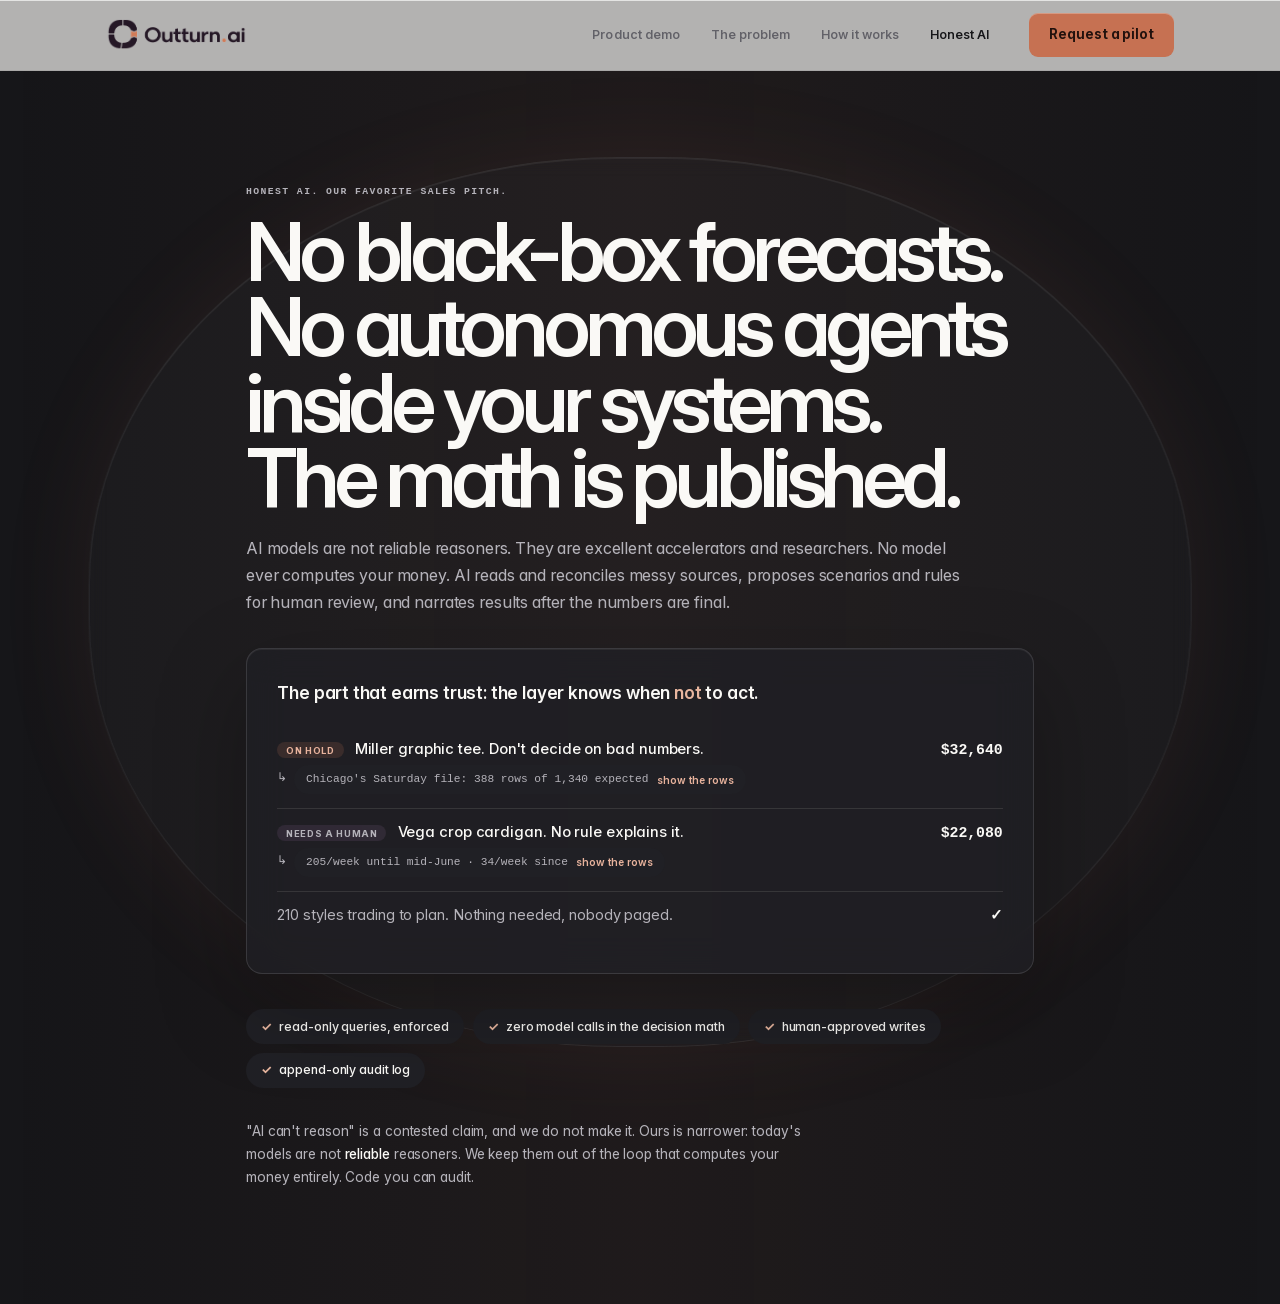
<file: honest-ai.html>
<!doctype html>
<html lang="en" class="no-js">
<head>
  <meta charset="utf-8" />
  <meta name="viewport" content="width=device-width, initial-scale=1" />
  <title>Honest AI | Outturn.ai</title>
  <meta name="description" content="Outturn uses AI to accelerate research and reconciliation while keeping decision math auditable and actions human-approved." />
  <link rel="icon" href="data:image/svg+xml,<svg xmlns='http://www.w3.org/2000/svg' viewBox='0 0 32 32'><rect width='32' height='32' rx='7' fill='%231A131B'/><rect x='9' y='20' width='5' height='5' fill='%23C9795B'/></svg>" />
  <link rel="preload" href="fonts/InterVariable.woff2" as="font" type="font/woff2" crossorigin />
  <link rel="stylesheet" href="styles.css?v=71" />
  <script>document.documentElement.classList.replace('no-js', 'js');</script>
</head>
<body class="honest-page">
  <a class="skip-link" href="#main">Skip to content</a>
  <header class="nav" id="nav">
    <div class="container nav__inner">
      <a class="brand" href="index.html#top" aria-label="Outturn.ai home">
        <img class="brand__logo" src="assets/outturn-ai-logo.png" width="622" height="144" alt="" aria-hidden="true" />
      </a>
      <nav class="nav__links" aria-label="Primary">
        <a class="nav__link" href="index.html#demo">Product demo</a>
        <a class="nav__link" href="the-problem.html">The problem</a>
        <a class="nav__link" href="how-it-works.html">How it works</a>
        <a class="nav__link is-current" href="honest-ai.html">Honest AI</a>
      </nav>
      <a class="btn btn--primary nav__cta" href="index.html#pilot">Request a pilot</a>
      <button class="nav__toggle" id="navToggle" aria-label="Open menu" aria-expanded="false" aria-controls="navSheet">
        <svg viewBox="0 0 24 24" fill="none" stroke="currentColor" stroke-width="2" stroke-linecap="round" aria-hidden="true"><path d="M4 7h16M4 12h16M4 17h16"/></svg>
      </button>
    </div>
    <div class="nav__sheet" id="navSheet">
      <a href="index.html#demo">Product demo</a>
      <a href="the-problem.html">The problem</a>
      <a href="how-it-works.html">How it works</a>
      <a href="honest-ai.html">Honest AI</a>
      <a class="btn btn--primary" href="index.html#pilot">Request a pilot</a>
    </div>
  </header>

  <main id="main" class="honest-main">
    <section class="section section--ink" id="honest" aria-labelledby="honest-h">
      <div class="container container--narrow">
        <header class="section-head">
          <p class="eyebrow">Honest AI. Our favorite sales pitch.</p>
          <h1 class="h-section" id="honest-h">No black-box forecasts. No autonomous agents inside your systems. The math is published.</h1>
          <p class="lead">AI models are not reliable reasoners. They are excellent accelerators and researchers. No model ever computes your money. AI reads and reconciles messy sources, proposes scenarios and rules for human review, and narrates results after the numbers are final.</p>
        </header>

        <article class="recon-ledger" aria-label="The layer knows when not to act">
          <p class="recon-ledger__q">The part that earns trust: the layer knows when <em>not</em> to act.</p>
          <div class="ledger">
            <div class="driver">
              <span class="driver__label"><b class="lane lane--hold">ON HOLD</b> Miller graphic tee. Don't decide on bad numbers.</span>
              <span class="driver__val">$32,640</span>
              <span class="driver__cite">↳
                <button type="button" class="cite-chip" aria-expanded="false" aria-controls="src-honest-1">Chicago's Saturday file: 388 rows of 1,340 expected<span class="chip-hint">show the rows</span></button>
                <span class="source-row" id="src-honest-1" hidden><span class="source-row__inner"><b>feed_log</b> · Chicago State St · 2026-07-04 · 388 of 1,340 rows · status <b>partial</b>. Every decision priced off Chicago waits for the file, not the guess.</span></span>
              </span>
            </div>
            <div class="driver">
              <span class="driver__label"><b class="lane lane--human">NEEDS A HUMAN</b> Vega crop cardigan. No rule explains it.</span>
              <span class="driver__val">$22,080</span>
              <span class="driver__cite">↳
                <button type="button" class="cite-chip" aria-expanded="false" aria-controls="src-honest-2">205/week until mid-June · 34/week since<span class="chip-hint">show the rows</span></button>
                <span class="source-row" id="src-honest-2" hidden><span class="source-row__inner"><b>sales</b> · 205/wk → 34/wk in two weeks · <b>price_changes</b> · none · <b>inventory</b> · sizes full. A style does not lose 83% of its sales for no reason. A human looks before anyone prices.</span></span>
              </span>
            </div>
            <div class="driver driver--muted">
              <span class="driver__label">210 styles trading to plan. Nothing needed, nobody paged.</span>
              <span class="driver__val">✓</span>
            </div>
          </div>
        </article>

        <div class="govbar">
          <span>read-only queries, enforced</span>
          <span>zero model calls in the decision math</span>
          <span>human-approved writes</span>
          <span>append-only audit log</span>
        </div>
        <p class="honesty">"AI can't reason" is a contested claim, and we do not make it. Ours is narrower: today's models are not <em>reliable</em> reasoners. We keep them out of the loop that computes your money entirely. Code you can audit.</p>
      </div>
    </section>
  </main>

  <script>
    (function () {
      var button = document.getElementById('navToggle');
      var sheet = document.getElementById('navSheet');
      if (button && sheet) button.addEventListener('click', function () {
        var open = button.getAttribute('aria-expanded') === 'true';
        button.setAttribute('aria-expanded', String(!open));
        sheet.classList.toggle('is-open', !open);
      });
      Array.prototype.forEach.call(document.querySelectorAll('.cite-chip'), function (chip) {
        var panel = document.getElementById(chip.getAttribute('aria-controls'));
        if (!panel) return;
        chip.addEventListener('click', function () {
          var open = chip.getAttribute('aria-expanded') === 'true';
          chip.setAttribute('aria-expanded', String(!open));
          panel.hidden = open;
        });
      });
    }());
  </script>
</body>
</html>
</file>
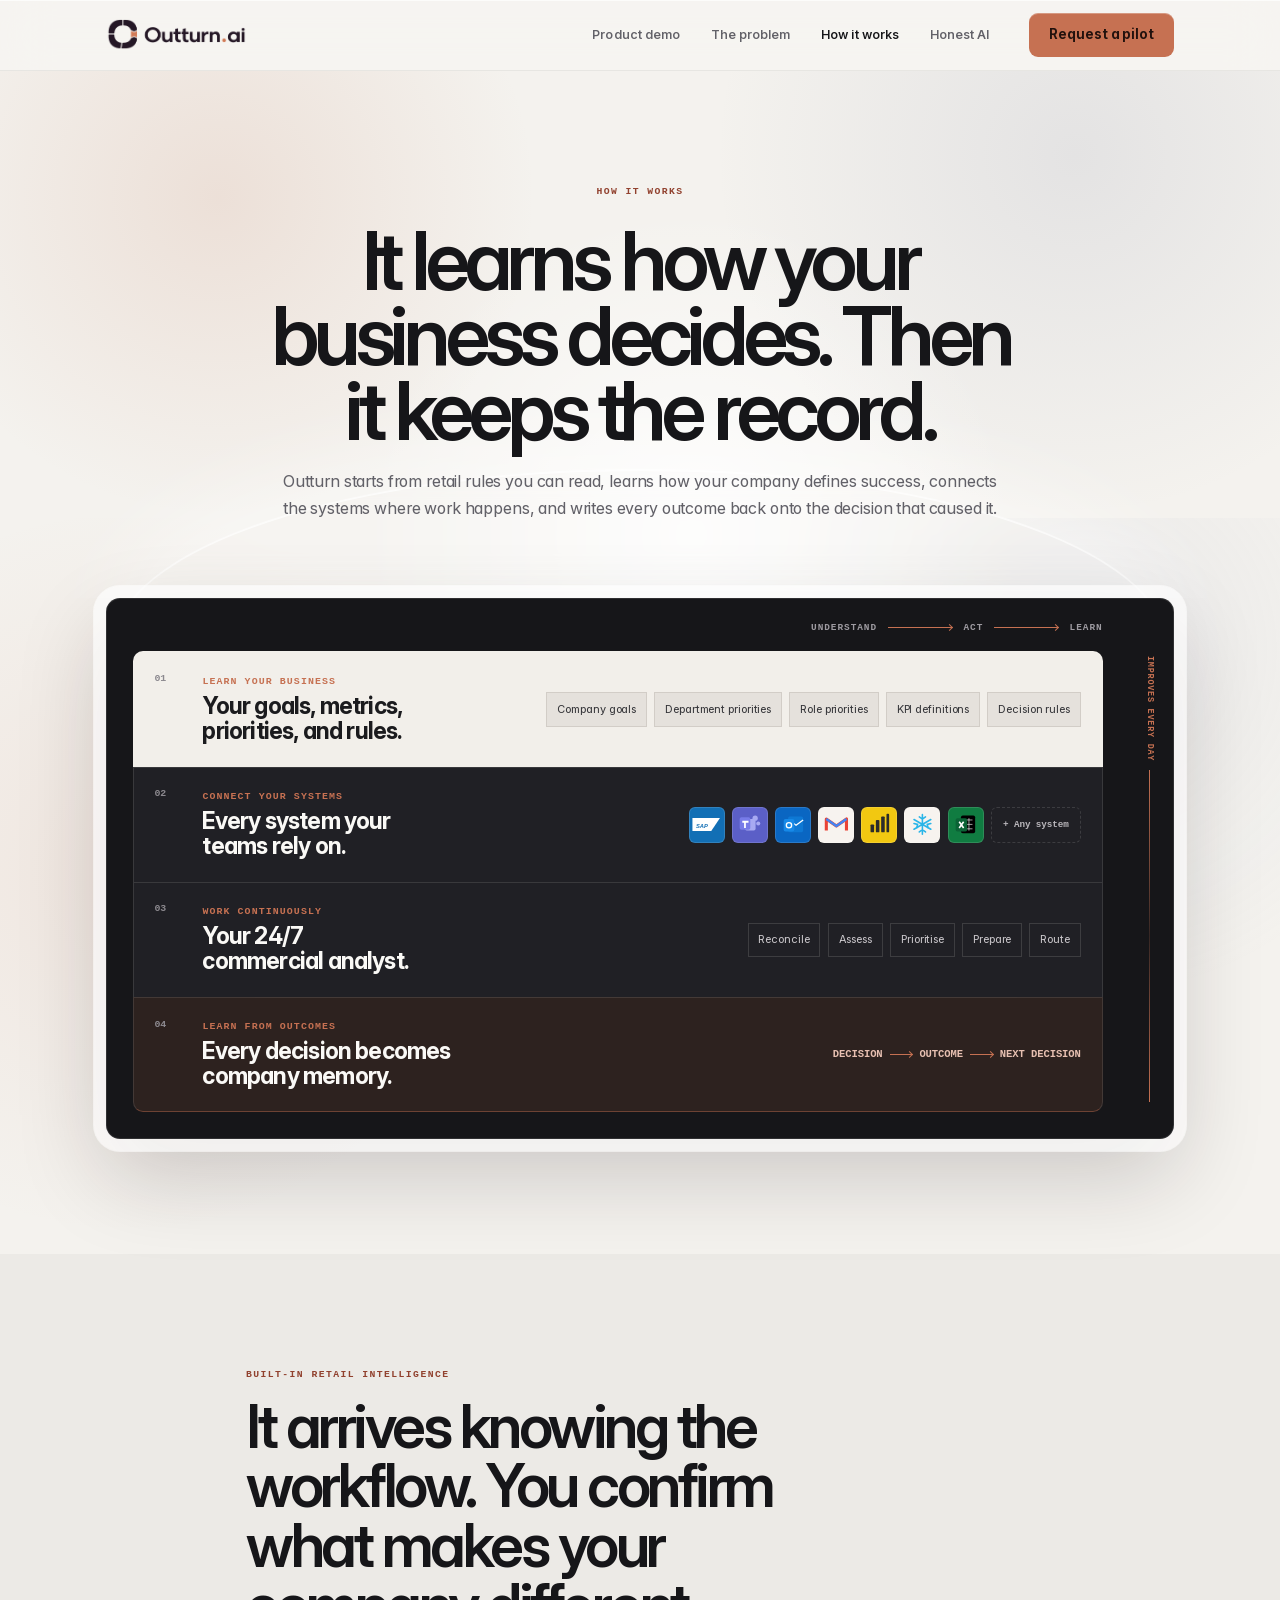
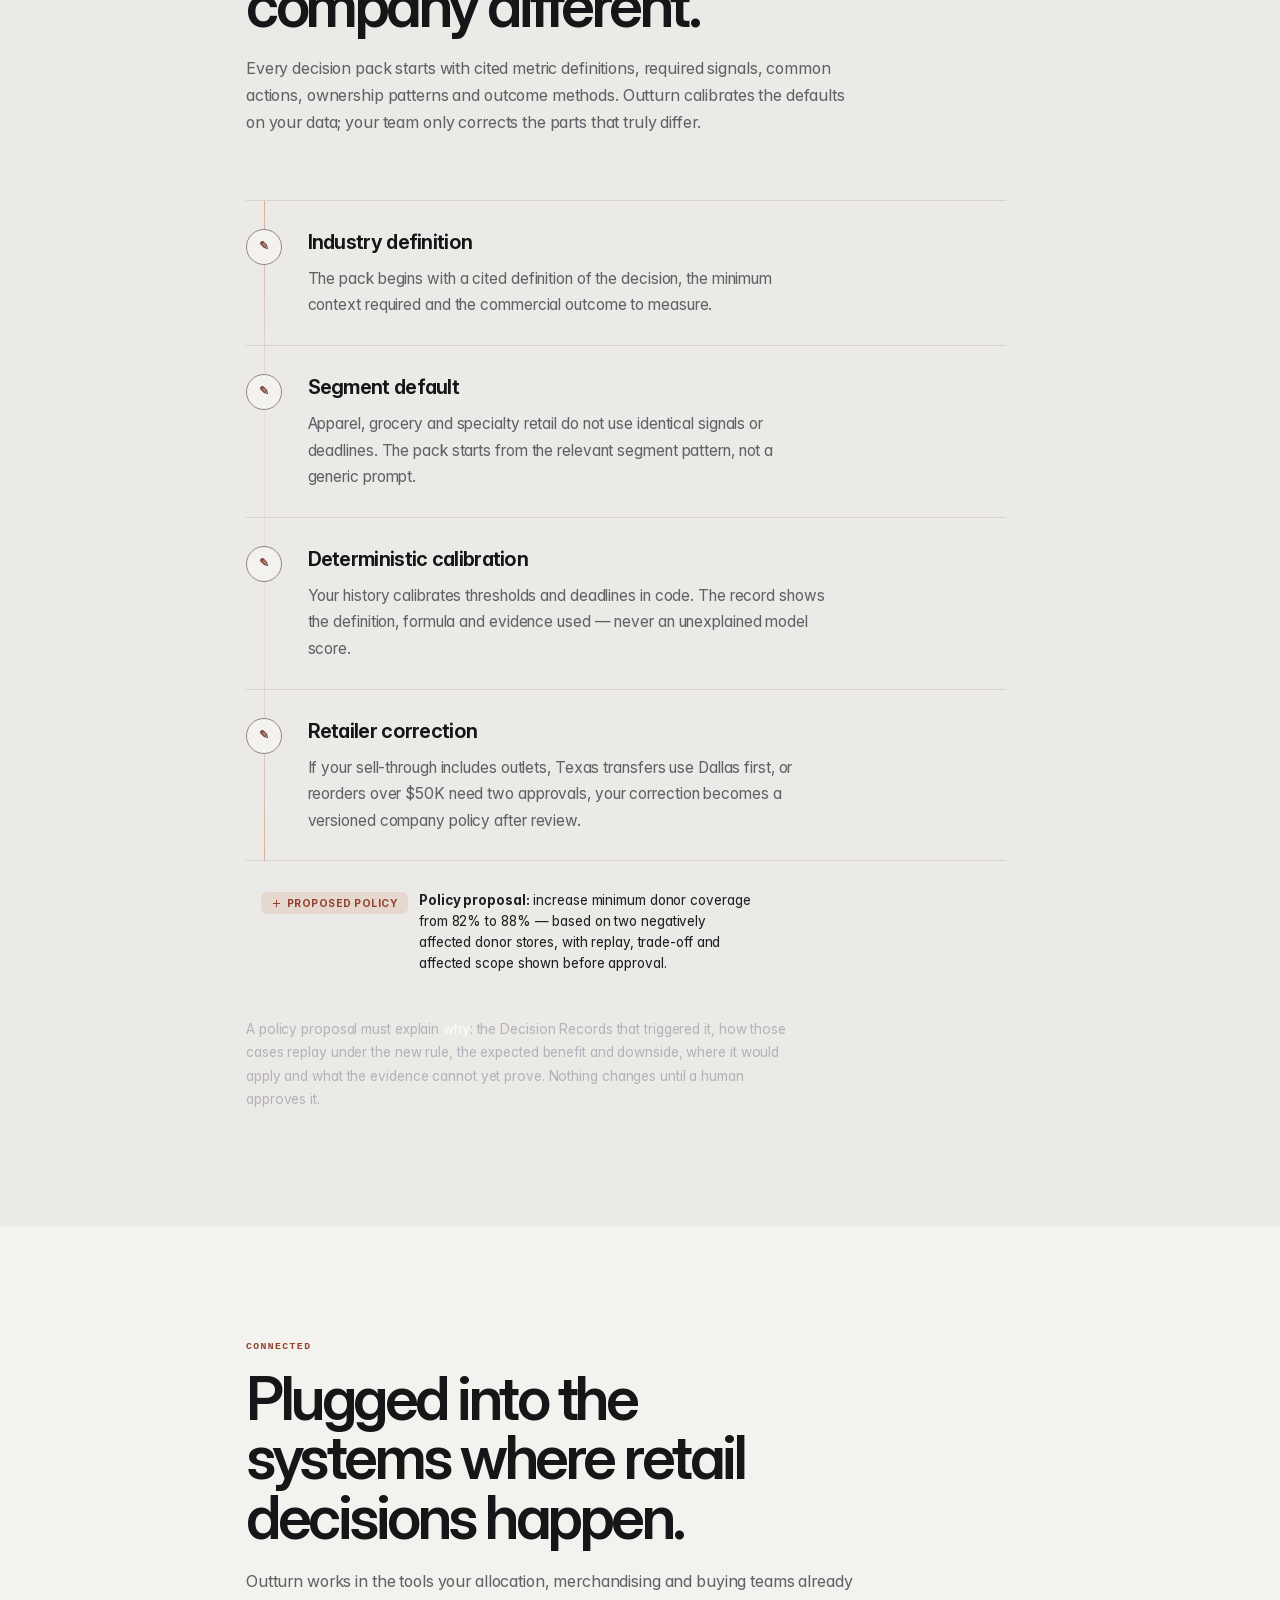
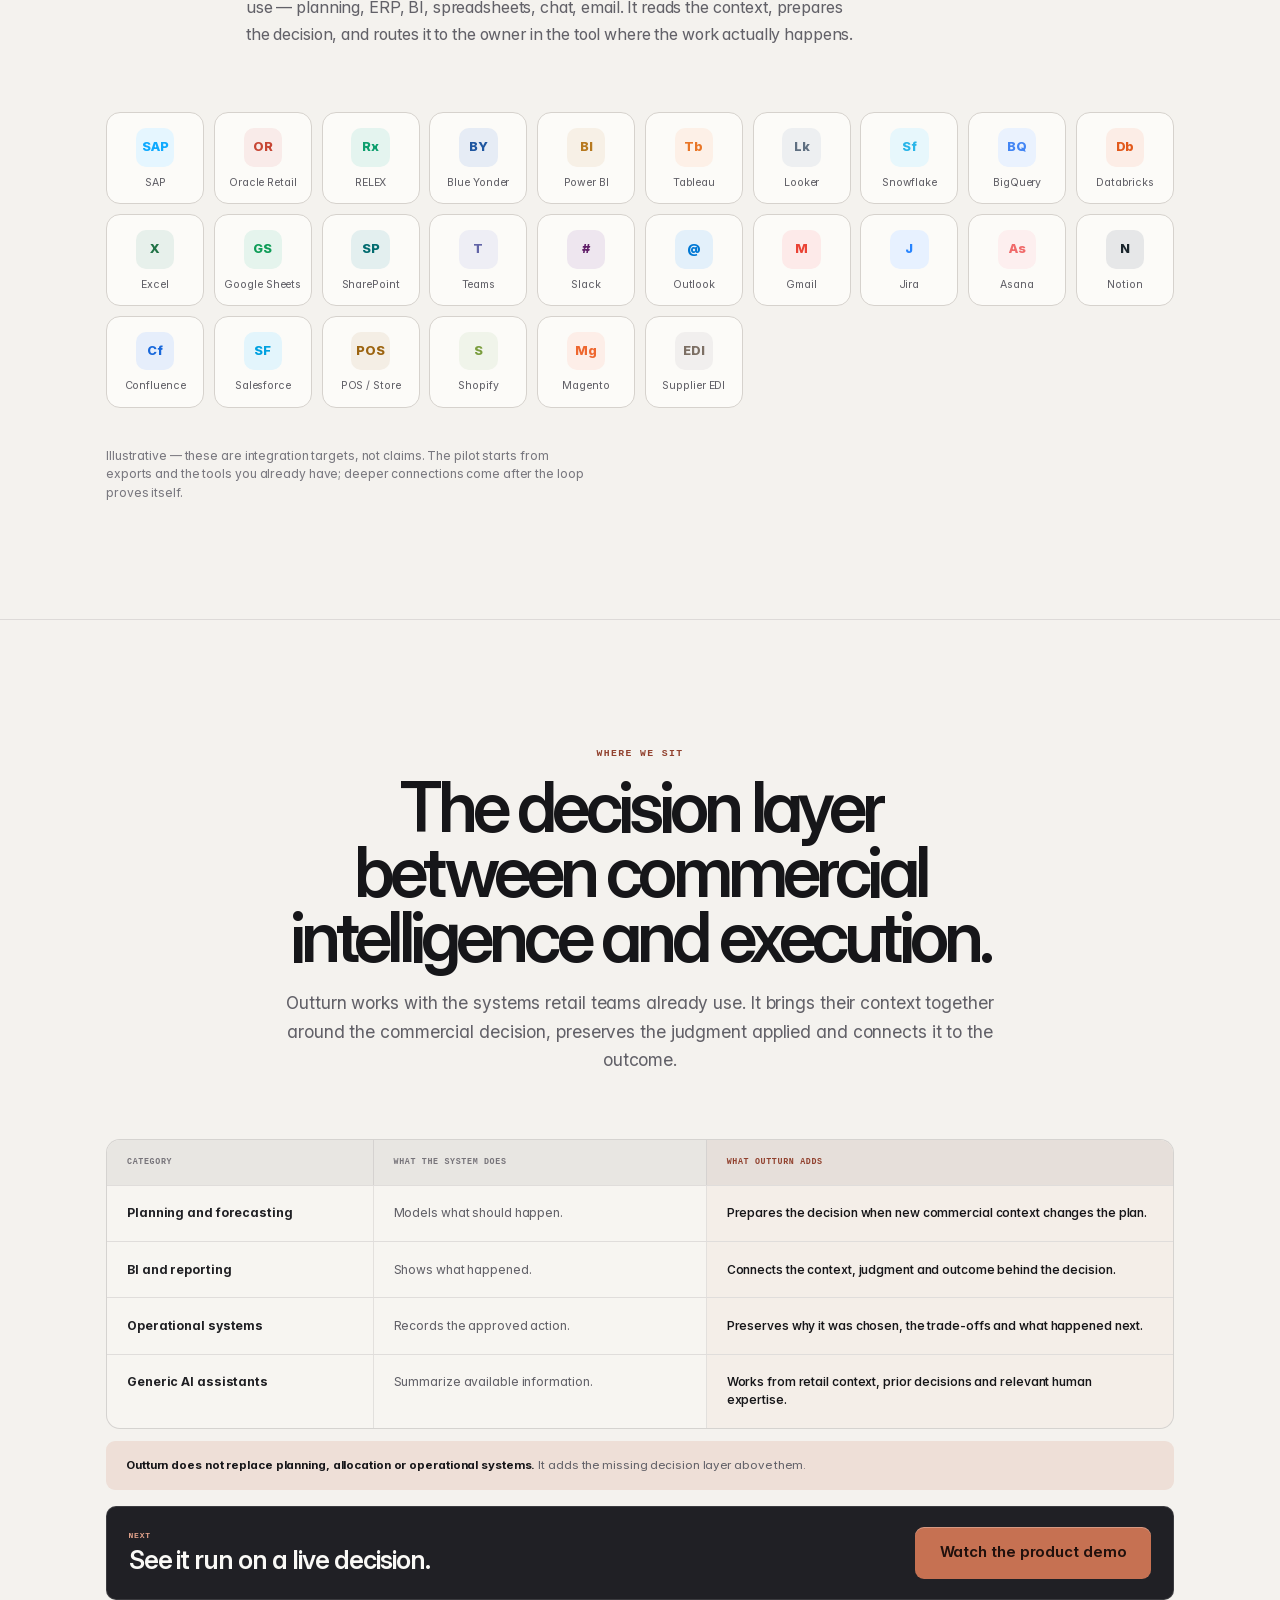
<file: how-it-works.html>
<!doctype html>
<html lang="en" class="no-js">
<head>
  <meta charset="utf-8" />
  <meta name="viewport" content="width=device-width, initial-scale=1" />
  <title>How Outturn works | Outturn.ai</title>
  <meta name="description" content="See how Outturn connects commercial context, company knowledge, human judgment and outcomes around each retail decision." />
  <link rel="icon" href="data:image/svg+xml,<svg xmlns='http://www.w3.org/2000/svg' viewBox='0 0 32 32'><rect width='32' height='32' rx='7' fill='%231A131B'/><rect x='9' y='20' width='5' height='5' fill='%23C9795B'/></svg>" />
  <link rel="preload" href="fonts/InterVariable.woff2" as="font" type="font/woff2" crossorigin />
  <link rel="stylesheet" href="styles.css?v=71" />
  <script>document.documentElement.classList.replace('no-js', 'js');</script>
</head>
<body class="how-page">
  <a class="skip-link" href="#main">Skip to content</a>
  <header class="nav" id="nav">
    <div class="container nav__inner">
      <a class="brand" href="index.html#top" aria-label="Outturn.ai home">
        <img class="brand__logo" src="assets/outturn-ai-logo.png" width="622" height="144" alt="" aria-hidden="true" />
      </a>
      <nav class="nav__links" aria-label="Primary">
        <a class="nav__link" href="index.html#demo">Product demo</a>
        <a class="nav__link" href="the-problem.html">The problem</a>
        <a class="nav__link is-current" href="how-it-works.html">How it works</a>
        <a class="nav__link" href="honest-ai.html">Honest AI</a>
      </nav>
      <a class="btn btn--primary nav__cta" href="index.html#pilot">Request a pilot</a>
      <button class="nav__toggle" id="navToggle" aria-label="Open menu" aria-expanded="false" aria-controls="navSheet">
        <svg viewBox="0 0 24 24" fill="none" stroke="currentColor" stroke-width="2" stroke-linecap="round" aria-hidden="true"><path d="M4 7h16M4 12h16M4 17h16"/></svg>
      </button>
    </div>
    <div class="nav__sheet" id="navSheet">
      <a href="index.html#demo">Product demo</a>
      <a href="the-problem.html">The problem</a>
      <a href="how-it-works.html">How it works</a>
      <a href="honest-ai.html">Honest AI</a>
      <a class="btn btn--primary" href="index.html#pilot">Request a pilot</a>
    </div>
  </header>

  <main id="main" class="how-main">
    <section class="how-intro">
      <div class="container container--narrow">
        <p class="eyebrow">How it works</p>
        <h1>It learns how your business decides. Then it keeps the record.</h1>
        <p>Outturn starts from retail rules you can read, learns how your company defines success, connects the systems where work happens, and writes every outcome back onto the decision that caused it.</p>
      </div>
    </section>

    <section class="simple-system" aria-label="How Outturn works in four steps">
      <div class="container">
        <div class="simple-system__frame">
          <div class="simple-system__flow" aria-hidden="true"><span>Understand</span><i></i><span>Act</span><i></i><span>Learn</span></div>

          <article class="simple-layer simple-layer--context">
            <span class="simple-layer__number">01</span>
            <div>
              <p>Learn your business</p>
              <h2>Your goals, metrics, priorities, and rules.</h2>
            </div>
            <ul>
              <li>Company goals</li><li>Department priorities</li><li>Role priorities</li><li>KPI definitions</li><li>Decision rules</li>
            </ul>
          </article>

          <article class="simple-layer simple-layer--systems">
            <span class="simple-layer__number">02</span>
            <div>
              <p>Connect your systems</p>
              <h2>Every system your teams rely on.</h2>
            </div>
            <div class="simple-logos" aria-label="Example integrations">
              <span class="simple-logo simple-logo--sap" title="SAP" aria-label="SAP"><svg viewBox="0 0 42 24" aria-hidden="true"><path d="M2 3h38L28 21H2z" fill="#fff"/><text x="7" y="17" fill="#126fb5">SAP</text></svg></span>
              <span class="simple-logo simple-logo--teams" title="Microsoft Teams" aria-label="Microsoft Teams"><svg viewBox="0 0 28 28" aria-hidden="true"><circle cx="20.5" cy="7" r="3"/><circle cx="24" cy="13" r="2.3"/><rect x="9" y="8" width="12" height="13" rx="2"/><rect x="3" y="6" width="12" height="14" rx="2" fill="#777be8"/><path d="M6 10h7v2H10v6H8v-6H6z" fill="#fff"/></svg></span>
              <span class="simple-logo simple-logo--outlook" title="Microsoft Outlook" aria-label="Microsoft Outlook"><svg viewBox="0 0 28 28" aria-hidden="true"><rect x="8" y="5" width="17" height="18" rx="2"/><path d="m9 9 8 6 8-6" fill="none" stroke="#fff" stroke-width="1.5"/><rect x="3" y="8" width="12" height="14" rx="2" fill="#1689e8"/><circle cx="9" cy="15" r="3" fill="none" stroke="#fff" stroke-width="1.5"/></svg></span>
              <span class="simple-logo simple-logo--gmail" title="Gmail" aria-label="Gmail"><svg viewBox="0 0 32 24" aria-hidden="true"><path d="M3 20V5l13 9L29 5v15" fill="none" stroke="#EA4335" stroke-width="4" stroke-linejoin="round"/><path d="M3 5l13 9L29 5" fill="none" stroke="#4285F4" stroke-width="3" stroke-linejoin="round"/></svg></span>
              <span class="simple-logo simple-logo--powerbi" title="Power BI" aria-label="Power BI"><svg viewBox="0 0 28 28" aria-hidden="true"><rect x="4" y="14" width="4" height="9" rx="1"/><rect x="10" y="9" width="4" height="14" rx="1"/><rect x="16" y="5" width="4" height="18" rx="1"/><rect x="22" y="2" width="3" height="21" rx="1"/></svg></span>
              <span class="simple-logo simple-logo--snowflake" title="Snowflake" aria-label="Snowflake"><svg viewBox="0 0 28 28" aria-hidden="true"><path d="M14 3v22M4.5 8.5l19 11M4.5 19.5l19-11M10.5 5.5 14 8l3.5-2.5M10.5 22.5 14 20l3.5 2.5M4.5 13l4 1-1 4M23.5 13l-4 1 1 4" fill="none" stroke="currentColor" stroke-width="1.8" stroke-linecap="round"/></svg></span>
              <span class="simple-logo simple-logo--excel" title="Microsoft Excel" aria-label="Microsoft Excel"><svg viewBox="0 0 28 28" aria-hidden="true"><rect x="9" y="4" width="16" height="20" rx="2"/><path d="M14 9h8M14 14h8M14 19h8M18 7v14" fill="none" stroke="#fff" stroke-width="1" opacity=".7"/><rect x="3" y="7" width="13" height="15" rx="2" fill="#0b6336"/><path d="m7 11 5 7m0-7-5 7" stroke="#fff" stroke-width="1.8"/></svg></span>
              <span class="simple-logo simple-logo--any" aria-label="Any system">+ Any system</span>
            </div>
          </article>

          <article class="simple-layer simple-layer--analyst">
            <span class="simple-layer__number">03</span>
            <div>
              <p>Work continuously</p>
              <h2>Your 24/7 commercial analyst.</h2>
            </div>
            <div class="simple-actions"><span>Reconcile</span><span>Assess</span><span>Prioritise</span><span>Prepare</span><span>Route</span></div>
          </article>

          <article class="simple-layer simple-layer--memory">
            <span class="simple-layer__number">04</span>
            <div>
              <p>Learn from outcomes</p>
              <h2>Every decision becomes company memory.</h2>
            </div>
            <div class="simple-memory"><span>Decision</span><i></i><span>Outcome</span><i></i><span>Next decision</span></div>
          </article>

          <div class="simple-system__return" aria-hidden="true"><span>Improves every day</span><i></i></div>
        </div>
      </div>
    </section>

    <section class="section section--tint" id="packs" aria-labelledby="packs-h">
      <div class="container container--narrow">
        <header class="section-head">
          <p class="eyebrow">Built-in retail intelligence</p>
          <h2 class="h-section" id="packs-h">It arrives knowing the workflow. You confirm what makes your company different.</h2>
          <p class="lead">Every decision pack starts with cited metric definitions, required signals, common actions, ownership patterns and outcome methods. Outturn calibrates the defaults on your data; your team only corrects the parts that truly differ.</p>
        </header>

        <div class="steps">
          <div class="hiw-step in-view">
            <span class="step-n">✎</span>
            <div>
              <h3 class="hiw-step__title">Industry definition</h3>
              <p class="hiw-step__body">The pack begins with a cited definition of the decision, the minimum context required and the commercial outcome to measure.</p>
            </div>
          </div>
          <div class="hiw-step in-view">
            <span class="step-n">✎</span>
            <div>
              <h3 class="hiw-step__title">Segment default</h3>
              <p class="hiw-step__body">Apparel, grocery and specialty retail do not use identical signals or deadlines. The pack starts from the relevant segment pattern, not a generic prompt.</p>
            </div>
          </div>
          <div class="hiw-step in-view">
            <span class="step-n">✎</span>
            <div>
              <h3 class="hiw-step__title">Deterministic calibration</h3>
              <p class="hiw-step__body">Your history calibrates thresholds and deadlines in code. The record shows the definition, formula and evidence used — never an unexplained model score.</p>
            </div>
          </div>
          <div class="hiw-step in-view">
            <span class="step-n">✎</span>
            <div>
              <h3 class="hiw-step__title">Retailer correction</h3>
              <p class="hiw-step__body">If your sell-through includes outlets, Texas transfers use Dallas first, or reorders over $50K need two approvals, your correction becomes a versioned company policy after review.</p>
            </div>
          </div>
        </div>

        <div class="taught-diff">
          <span class="tag-taught">
            <svg viewBox="0 0 24 24" fill="none" stroke="currentColor" stroke-width="2.2" stroke-linecap="round" stroke-linejoin="round" width="11" height="11" aria-hidden="true"><path d="M12 5v14M5 12h14"/></svg>
            proposed policy
          </span>
          <span class="taught-diff__text"><b>Policy proposal:</b> increase minimum donor coverage from 82% to 88% — based on two negatively affected donor stores, with replay, trade-off and affected scope shown before approval.</span>
        </div>

        <p class="honesty">A policy proposal must explain <em>why</em>: the Decision Records that triggered it, how those cases replay under the new rule, the expected benefit and downside, where it would apply and what the evidence cannot yet prove. Nothing changes until a human approves it.</p>
      </div>
    </section>

    <section class="section" id="connected" aria-labelledby="conn-h">
      <div class="container container--narrow">
        <header class="section-head">
          <p class="eyebrow">Connected</p>
          <h2 class="h-section" id="conn-h">Plugged into the systems where retail decisions happen.</h2>
          <p class="lead">Outturn works in the tools your allocation, merchandising and buying teams already use — planning, ERP, BI, spreadsheets, chat, email. It reads the context, prepares the decision, and routes it to the owner in the tool where the work actually happens.</p>
        </header>
      </div>
      <div class="container">
        <div class="tilegrid" aria-label="Systems Outturn connects to">
          <span class="tile"><i style="--lc:#0FAAFF">SAP</i>SAP</span>
          <span class="tile"><i style="--lc:#C74634">OR</i>Oracle Retail</span>
          <span class="tile"><i style="--lc:#0E9F6E">Rx</i>RELEX</span>
          <span class="tile"><i style="--lc:#1E56A0">BY</i>Blue Yonder</span>
          <span class="tile"><i style="--lc:#B7791F">BI</i>Power BI</span>
          <span class="tile"><i style="--lc:#E97627">Tb</i>Tableau</span>
          <span class="tile"><i style="--lc:#5F6F81">Lk</i>Looker</span>
          <span class="tile"><i style="--lc:#29B5E8">Sf</i>Snowflake</span>
          <span class="tile"><i style="--lc:#4285F4">BQ</i>BigQuery</span>
          <span class="tile"><i style="--lc:#E25A1C">Db</i>Databricks</span>
          <span class="tile"><i style="--lc:#217346">X</i>Excel</span>
          <span class="tile"><i style="--lc:#0F9D58">GS</i>Google Sheets</span>
          <span class="tile"><i style="--lc:#036C70">SP</i>SharePoint</span>
          <span class="tile"><i style="--lc:#6264A7">T</i>Teams</span>
          <span class="tile"><i style="--lc:#611F69">#</i>Slack</span>
          <span class="tile"><i style="--lc:#0078D4">@</i>Outlook</span>
          <span class="tile"><i style="--lc:#EA4335">M</i>Gmail</span>
          <span class="tile"><i style="--lc:#2684FF">J</i>Jira</span>
          <span class="tile"><i style="--lc:#F06A6A">As</i>Asana</span>
          <span class="tile"><i style="--lc:#1A252C">N</i>Notion</span>
          <span class="tile"><i style="--lc:#1868DB">Cf</i>Confluence</span>
          <span class="tile"><i style="--lc:#00A1E0">SF</i>Salesforce</span>
          <span class="tile"><i style="--lc:#9C6410">POS</i>POS / Store</span>
          <span class="tile"><i style="--lc:#7B9E3F">S</i>Shopify</span>
          <span class="tile"><i style="--lc:#EE672F">Mg</i>Magento</span>
          <span class="tile"><i style="--lc:#7C6F64">EDI</i>Supplier EDI</span>
        </div>
        <p class="footnote">Illustrative — these are integration targets, not claims. The pilot starts from exports and the tools you already have; deeper connections come after the loop proves itself.</p>
      </div>
    </section>

    <section class="positioning" aria-labelledby="positioning-title">
      <div class="container container--narrow positioning__intro">
        <p class="eyebrow">Where we sit</p>
        <h2 id="positioning-title">The decision layer between commercial intelligence and execution.</h2>
        <p>Outturn works with the systems retail teams already use. It brings their context together around the commercial decision, preserves the judgment applied and connects it to the outcome.</p>
      </div>
      <div class="container">
        <div class="positioning-table" role="table" aria-label="How Outturn differs from existing retail systems">
          <div class="positioning-table__row positioning-table__head" role="row"><span>Category</span><span>What the system does</span><span>What Outturn adds</span></div>
          <div class="positioning-table__row" role="row"><strong>Planning and forecasting</strong><span>Models what should happen.</span><span>Prepares the decision when new commercial context changes the plan.</span></div>
          <div class="positioning-table__row" role="row"><strong>BI and reporting</strong><span>Shows what happened.</span><span>Connects the context, judgment and outcome behind the decision.</span></div>
          <div class="positioning-table__row" role="row"><strong>Operational systems</strong><span>Records the approved action.</span><span>Preserves why it was chosen, the trade-offs and what happened next.</span></div>
          <div class="positioning-table__row" role="row"><strong>Generic AI assistants</strong><span>Summarize available information.</span><span>Works from retail context, prior decisions and relevant human expertise.</span></div>
        </div>
        <p class="positioning__note"><strong>Outturn does not replace planning, allocation or operational systems.</strong> It adds the missing decision layer above them.</p>
        <div class="problem-gap__cta">
          <div><small>Next</small><h3>See it run on a live decision.</h3></div>
          <a class="btn btn--primary btn--lg" href="index.html#demo">Watch the product demo</a>
        </div>
      </div>
    </section>

  </main>

  <script>
    (function () {
      var button = document.getElementById('navToggle');
      var sheet = document.getElementById('navSheet');
      if (!button || !sheet) return;
      button.addEventListener('click', function () {
        var open = button.getAttribute('aria-expanded') === 'true';
        button.setAttribute('aria-expanded', String(!open));
        sheet.classList.toggle('is-open', !open);
      });
    }());
  </script>
</body>
</html>
</file>
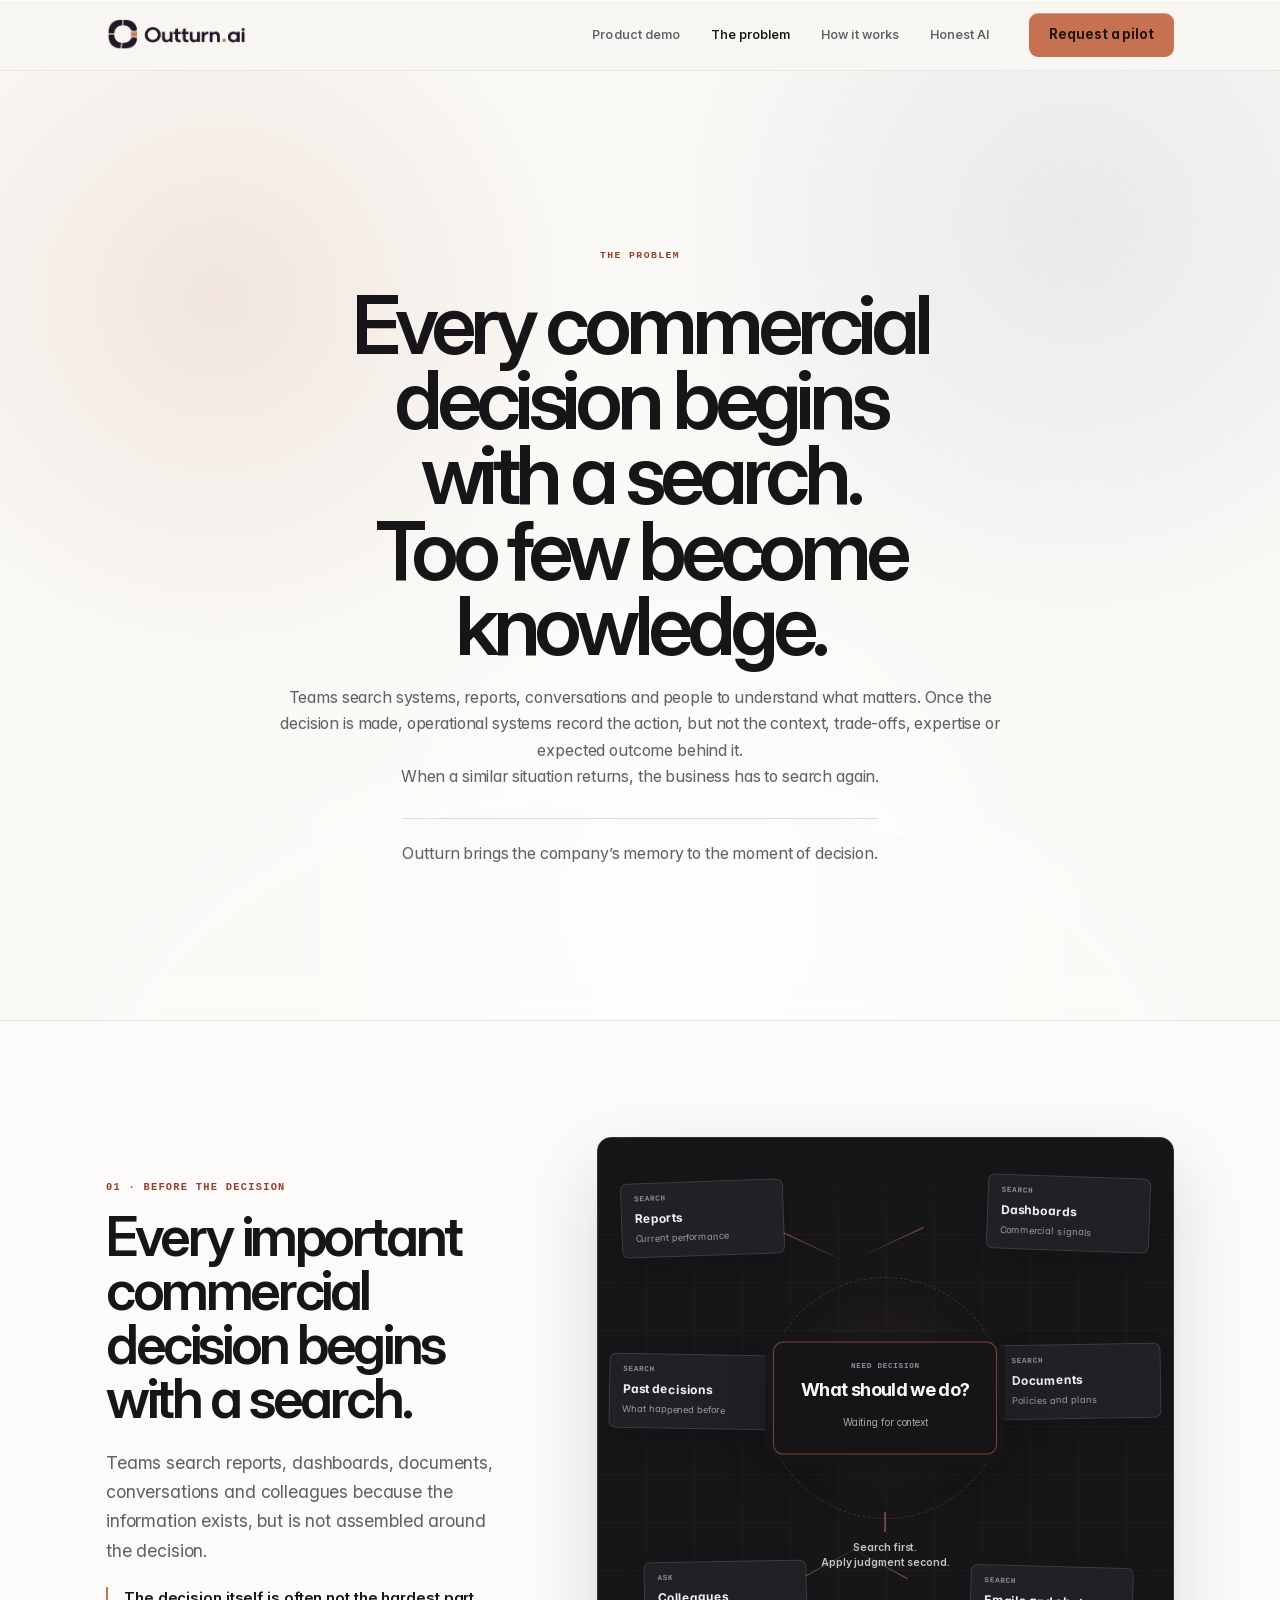
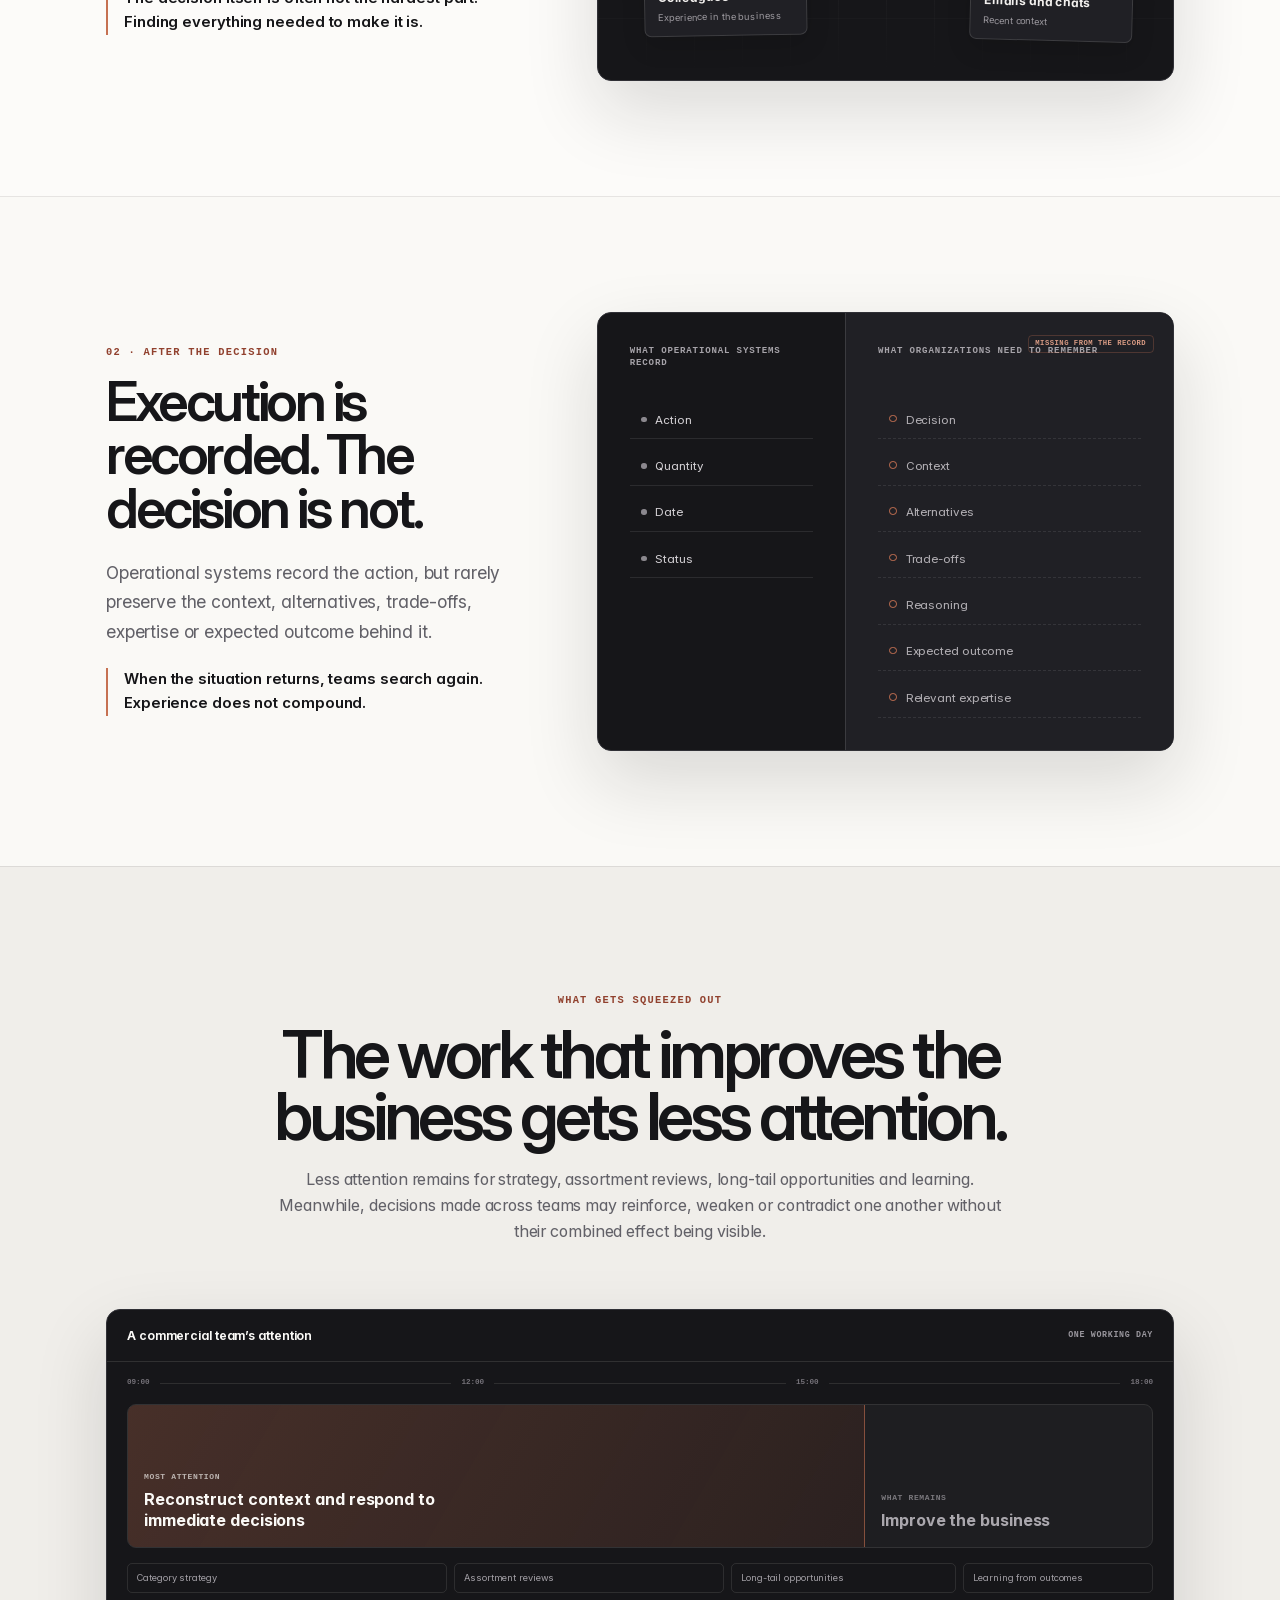
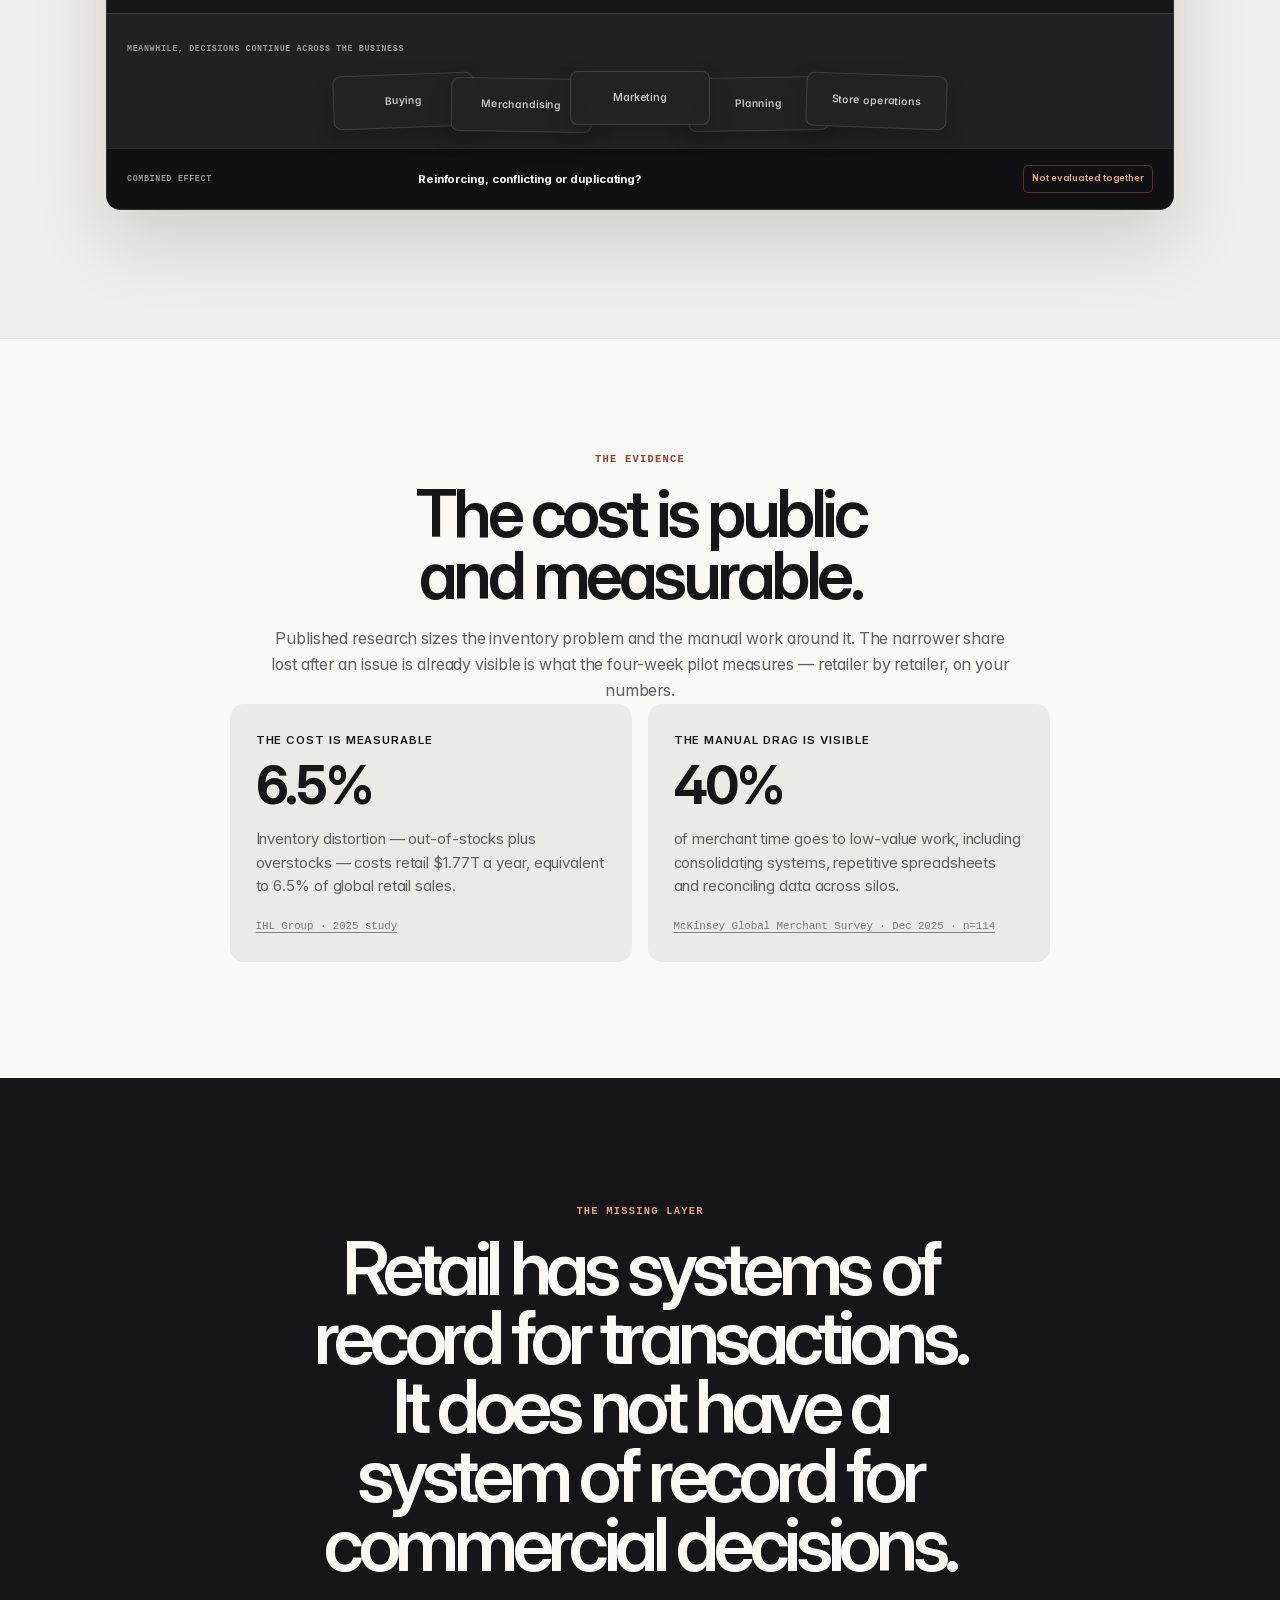
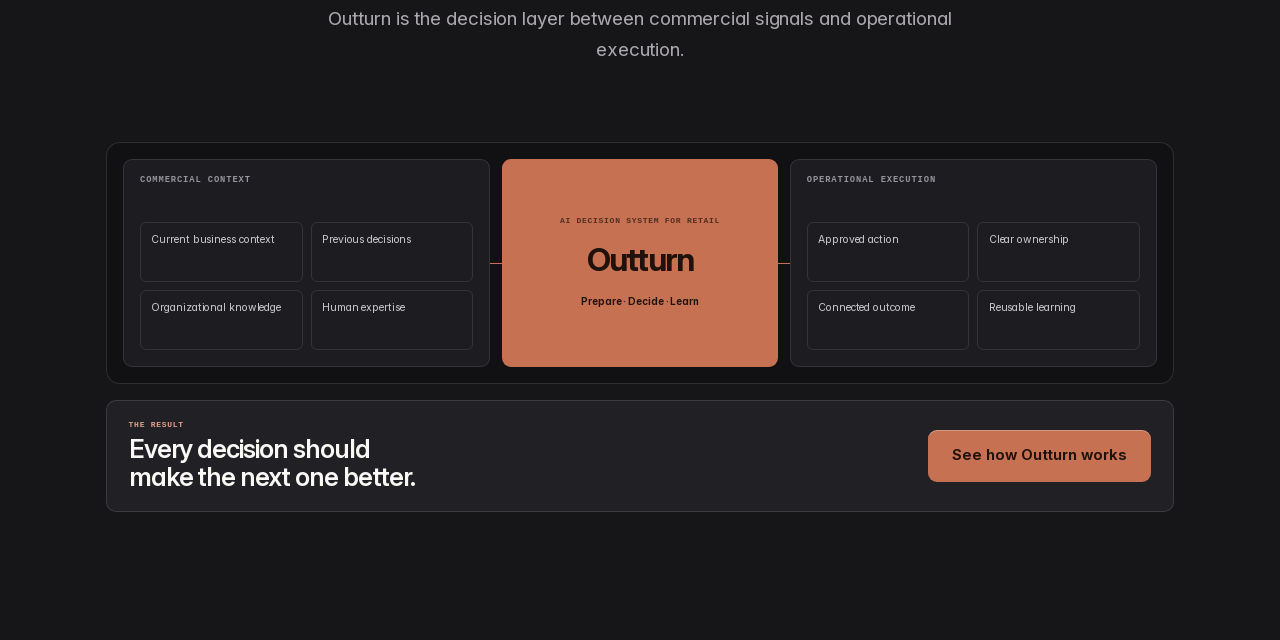
<file: the-problem.html>
<!doctype html>
<html lang="en" class="no-js">
<head>
  <meta charset="utf-8" />
  <meta name="viewport" content="width=device-width, initial-scale=1" />
  <title>Why commercial decisions start from scratch | Outturn.ai</title>
  <meta name="description" content="Outturn is an AI Decision System for Retail that brings company memory, commercial context and human expertise to every decision." />
  <link rel="icon" href="data:image/svg+xml,<svg xmlns='http://www.w3.org/2000/svg' viewBox='0 0 32 32'><rect width='32' height='32' rx='7' fill='%231A131B'/><rect x='9' y='20' width='5' height='5' fill='%23C9795B'/></svg>" />
  <link rel="preload" href="fonts/InterVariable.woff2" as="font" type="font/woff2" crossorigin />
  <link rel="stylesheet" href="styles.css?v=71" />
  <script>document.documentElement.classList.replace('no-js', 'js');</script>
</head>
<body class="problem-page">
  <a class="skip-link" href="#main">Skip to content</a>
  <header class="nav" id="nav">
    <div class="container nav__inner">
      <a class="brand" href="index.html#top" aria-label="Outturn.ai home">
        <img class="brand__logo" src="assets/outturn-ai-logo.png" width="622" height="144" alt="" aria-hidden="true" />
      </a>
      <nav class="nav__links" aria-label="Primary">
        <a class="nav__link" href="index.html#demo">Product demo</a>
        <a class="nav__link is-current" href="the-problem.html">The problem</a>
        <a class="nav__link" href="how-it-works.html">How it works</a>
        <a class="nav__link" href="honest-ai.html">Honest AI</a>
      </nav>
      <a class="btn btn--primary nav__cta" href="index.html#pilot">Request a pilot</a>
      <button class="nav__toggle" id="navToggle" aria-label="Open menu" aria-expanded="false" aria-controls="navSheet">
        <svg viewBox="0 0 24 24" fill="none" stroke="currentColor" stroke-width="2" stroke-linecap="round" aria-hidden="true"><path d="M4 7h16M4 12h16M4 17h16"/></svg>
      </button>
    </div>
    <div class="nav__sheet" id="navSheet">
      <a href="index.html#demo">Product demo</a>
      <a href="the-problem.html">The problem</a>
      <a href="how-it-works.html">How it works</a>
      <a href="honest-ai.html">Honest AI</a>
      <a class="btn btn--primary" href="index.html#pilot">Request a pilot</a>
    </div>
  </header>

  <main id="main" class="problem-main">
    <section class="problem-intro">
      <div class="container container--narrow">
        <p class="eyebrow">The problem</p>
        <h1>Every commercial decision begins with a search.<br>Too few become knowledge.</h1>
        <p>Teams search systems, reports, conversations and people to understand what matters. Once the decision is made, operational systems record the action, but not the context, trade-offs, expertise or expected outcome behind it.</p>
        <p class="problem-intro__consequence">When a similar situation returns, the business has to search again.</p>
        <p class="problem-intro__support">Outturn brings the company’s memory to the moment of decision.</p>
      </div>
    </section>

    <section class="problem-story problem-story--context" aria-labelledby="problem-context-title">
      <div class="container problem-story__grid">
        <div class="problem-story__copy">
          <p class="problem-story__number">01 · Before the decision</p>
          <h2 id="problem-context-title">Every important commercial decision begins with a search.</h2>
          <p>Teams search reports, dashboards, documents, conversations and colleagues because the information exists, but is not assembled around the decision.</p>
          <p class="problem-story__closing">The decision itself is often not the hardest part. Finding everything needed to make it is.</p>
        </div>
        <div class="context-scene" aria-label="Decision context scattered across business sources">
          <div class="context-scene__source context-scene__source--sales"><small>Search</small><strong>Reports</strong><span>Current performance</span></div>
          <div class="context-scene__source context-scene__source--reports"><small>Search</small><strong>Dashboards</strong><span>Commercial signals</span></div>
          <div class="context-scene__source context-scene__source--memory"><small>Search</small><strong>Past decisions</strong><span>What happened before</span></div>
          <div class="context-scene__source context-scene__source--inventory"><small>Search</small><strong>Documents</strong><span>Policies and plans</span></div>
          <div class="context-scene__source context-scene__source--people"><small>Ask</small><strong>Colleagues</strong><span>Experience in the business</span></div>
          <div class="context-scene__source context-scene__source--conversation"><small>Search</small><strong>Emails and chats</strong><span>Recent context</span></div>
          <div class="context-scene__decision">
            <small>Need decision</small>
            <strong>What should we do?</strong>
            <span>Waiting for context</span>
          </div>
          <p class="context-scene__note">Search first.<br>Apply judgment second.</p>
        </div>
      </div>
    </section>

    <section class="problem-story problem-story--record" aria-labelledby="problem-record-title">
      <div class="container problem-story__grid">
        <div class="problem-story__copy">
          <p class="problem-story__number">02 · After the decision</p>
          <h2 id="problem-record-title">Execution is recorded. The decision is not.</h2>
          <p>Operational systems record the action, but rarely preserve the context, alternatives, trade-offs, expertise or expected outcome behind it.</p>
          <p class="problem-story__closing">When the situation returns, teams search again. Experience does not compound.</p>
        </div>
        <div class="record-comparison" aria-label="Comparison of operational records and organizational decision memory">
          <div class="record-comparison__actions">
            <span>What operational systems record</span>
            <ul><li>Action</li><li>Quantity</li><li>Date</li><li>Status</li></ul>
          </div>
          <div class="record-comparison__memory">
            <span>What organizations need to remember</span>
            <small>Missing from the record</small>
            <ul><li>Decision</li><li>Context</li><li>Alternatives</li><li>Trade-offs</li><li>Reasoning</li><li>Expected outcome</li><li>Relevant expertise</li></ul>
          </div>
        </div>
      </div>
    </section>

    <section class="problem-consequence" aria-labelledby="problem-consequence-title">
      <div class="container container--narrow problem-consequence__intro">
        <p class="problem-story__number">What gets squeezed out</p>
        <h2 id="problem-consequence-title">The work that improves the business gets less attention.</h2>
        <p>Less attention remains for strategy, assortment reviews, long-tail opportunities and learning. Meanwhile, decisions made across teams may reinforce, weaken or contradict one another without their combined effect being visible.</p>
      </div>
      <div class="container">
        <div class="attention-visual" aria-label="Commercial attention consumed by rebuilding context, leaving less time for strategic work and obscuring the combined impact of decisions">
          <header><span>A commercial team’s attention</span><small>One working day</small></header>
          <div class="attention-visual__scale" aria-hidden="true"><span>09:00</span><i></i><span>12:00</span><i></i><span>15:00</span><i></i><span>18:00</span></div>
          <div class="attention-visual__track">
            <div class="attention-visual__rebuild"><small>Most attention</small><strong>Reconstruct context and respond to immediate decisions</strong></div>
            <div class="attention-visual__left"><small>What remains</small><strong>Improve the business</strong></div>
          </div>
          <div class="attention-visual__squeezed">
            <span>Category strategy</span><span>Assortment reviews</span><span>Long-tail opportunities</span><span>Learning from outcomes</span>
          </div>
          <div class="attention-visual__parallel">
            <small>Meanwhile, decisions continue across the business</small>
            <div><b>Buying</b><b>Merchandising</b><b>Marketing</b><b>Planning</b><b>Store operations</b></div>
          </div>
          <footer><span>Combined effect</span><strong>Reinforcing, conflicting or duplicating?</strong><em>Not evaluated together</em></footer>
        </div>
      </div>
    </section>

    <section class="problem-story" aria-labelledby="problem-evidence-title">
      <div class="container container--narrow problem-consequence__intro">
        <p class="problem-story__number">The evidence</p>
        <h2 id="problem-evidence-title">The cost is public and measurable.</h2>
        <p>Published research sizes the inventory problem and the manual work around it. The narrower share lost after an issue is already visible is what the four-week pilot measures — retailer by retailer, on your numbers.</p>
      </div>
      <div class="container">
        <div class="wedge__cards wedge__cards--two">
          <div class="wedge-card">
            <p class="wedge-card__label">The cost is measurable</p>
            <p class="wedge-card__stat">6.5%</p>
            <p class="wedge-card__text">Inventory distortion — out-of-stocks plus overstocks — costs retail $1.77T a year, equivalent to 6.5% of global retail sales.</p>
            <p class="wedge-card__ex"><a href="https://www.ihlservices.com/product/fixing-inventory-distortion-whos-winning-whos-failing-whats-working/" target="_blank" rel="noopener">IHL Group · 2025 study</a></p>
          </div>
          <div class="wedge-card">
            <p class="wedge-card__label">The manual drag is visible</p>
            <p class="wedge-card__stat">40%</p>
            <p class="wedge-card__text">of merchant time goes to low-value work, including consolidating systems, repetitive spreadsheets and reconciling data across silos.</p>
            <p class="wedge-card__ex"><a href="https://www.mckinsey.com/industries/retail/our-insights/merchants-unleashed-how-agentic-ai-transforms-retail-merchandising" target="_blank" rel="noopener">McKinsey Global Merchant Survey · Dec 2025 · n=114</a></p>
          </div>
        </div>
      </div>
    </section>

    <section class="problem-gap" aria-labelledby="problem-gap-title">
      <div class="container container--narrow">
        <p class="problem-story__number">The missing layer</p>
        <h2 id="problem-gap-title">Retail has systems of record for transactions. It does not have a system of record for commercial decisions.</h2>
        <p>Outturn is the decision layer between commercial signals and operational execution.</p>
      </div>
      <div class="container">
        <div class="decision-layer" aria-label="Outturn connects commercial context and operational execution">
          <div class="decision-layer__side">
            <small>Commercial context</small>
            <span>Current business context</span><span>Previous decisions</span><span>Organizational knowledge</span><span>Human expertise</span>
          </div>
          <div class="decision-layer__center"><small>AI Decision System for Retail</small><strong>Outturn</strong><span>Prepare · Decide · Learn</span></div>
          <div class="decision-layer__side">
            <small>Operational execution</small>
            <span>Approved action</span><span>Clear ownership</span><span>Connected outcome</span><span>Reusable learning</span>
          </div>
        </div>
        <div class="problem-gap__cta">
          <div><small>The result</small><h3>Every decision should make the next one better.</h3></div>
          <a class="btn btn--primary btn--lg" href="how-it-works.html">See how Outturn works</a>
        </div>
      </div>
    </section>
  </main>

  <script>
    (function () {
      var button = document.getElementById('navToggle');
      var sheet = document.getElementById('navSheet');
      if (!button || !sheet) return;
      button.addEventListener('click', function () {
        var open = button.getAttribute('aria-expanded') === 'true';
        button.setAttribute('aria-expanded', String(!open));
        sheet.classList.toggle('is-open', !open);
      });

      var animatedVisuals = document.querySelectorAll('.context-scene, .record-comparison, .attention-visual');
      if (!animatedVisuals.length) return;
      if (!('IntersectionObserver' in window)) {
        animatedVisuals.forEach(function (visual) { visual.classList.add('is-in-view'); });
        return;
      }
      var observer = new IntersectionObserver(function (entries) {
        entries.forEach(function (entry) {
          if (!entry.isIntersecting) return;
          entry.target.classList.add('is-in-view');
          observer.unobserve(entry.target);
        });
      }, { threshold: 0.3 });
      animatedVisuals.forEach(function (visual) { observer.observe(visual); });
    }());
  </script>
</body>
</html>
</file>
<file: styles.css>
/* =========================================================================
   Outturn - marketing site. Warm-editorial minimal: self-hosted Inter,
   pearl paper, deep aubergine and copper. Status colors remain semantic only.
   ========================================================================= */
@font-face{font-family:'Inter';src:url('fonts/InterVariable.woff2') format('woff2');
  font-weight:100 900;font-style:normal;font-display:swap}
@font-face{font-family:'Inter';src:url('fonts/InterVariable-Italic.woff2') format('woff2');
  font-weight:100 900;font-style:italic;font-display:swap}
:root{
  --black:#1A131B; --text:#241922; --muted:#665761; --faint:#7A6B74;
  --bg:#F7F2EF; --surface:#FBF7F3; --gray:#F0E8E5; --gray-2:#E7DDE1;
  --line:#D8CCD2; --line-strong:#8E7C87;
  --accent:#C9795B; --accent-hover:#B86146; --accent-text:#8E3F2E; --accent-soft:#E8B69F;
  --gold:#E8B69F; --orange:#C9795B; --purple:#6D5575; --purple-soft:#ECE5EF;
  --danger:#A9434B; --danger-soft:#F4E1E3;
  --warning:#8A5E20; --warning-soft:#F3E8D5;
  --success:#3F725B; --success-soft:#E5EEE9;
  --dark:#1A131B; --dark-2:#281D29; --on-dark:#FBF7F3; --on-dark-muted:#B7A8B3;
  --sans:'Inter',-apple-system,BlinkMacSystemFont,"Segoe UI",Roboto,Helvetica,Arial,sans-serif;
  --mono:ui-monospace,SFMono-Regular,Menlo,"Cascadia Mono",monospace;
  --r:22px;
}
*{box-sizing:border-box}
html{scroll-behavior:smooth}
@media(prefers-reduced-motion:reduce){html{scroll-behavior:auto}}
body{margin:0;font-family:var(--sans);color:var(--text);background:var(--bg);
  line-height:1.55;-webkit-font-smoothing:antialiased;overflow-x:hidden;
  font-feature-settings:"cv02","cv11"}
h1,h2,h3,h4{margin:0;color:var(--black)}
p{margin:0}
a{color:inherit}
button{font:inherit}
.container{max-width:1120px;margin:0 auto;padding:0 clamp(1.2rem,4vw,2.5rem)}
.container--narrow{max-width:860px}

.skip-link{position:absolute;left:-9999px;top:0;background:var(--black);color:var(--on-dark);padding:.6rem 1rem;z-index:100;border-radius:0 0 10px 0}
.skip-link:focus{left:0}

/* ---------- type ---------- */
.eyebrow{font-size:.78rem;font-weight:600;letter-spacing:.06em;text-transform:uppercase;color:var(--faint);margin-bottom:1rem}
.h-section{font-size:clamp(1.8rem,3.8vw,2.7rem);font-weight:700;line-height:1.12;letter-spacing:-.022em;max-width:24ch}
.lead{color:var(--muted);font-size:clamp(1rem,1.6vw,1.18rem);max-width:52ch;margin-top:1.1rem;font-weight:400}
.section-head{margin-bottom:clamp(2.5rem,6vw,4rem)}
.footnote{font-size:.75rem;color:var(--faint);max-width:60ch;margin-top:2.4rem}

/* ---------- sections ---------- */
.section{padding:clamp(4.5rem,9vw,8.5rem) 0}
.section--tint,.section--gray{background:var(--gray)}
.section--ink{background:var(--dark);color:var(--on-dark)}
.section--ink .h-section{color:var(--on-dark)}
.section--ink .lead{color:var(--on-dark-muted)}
.section--ink .eyebrow{color:var(--on-dark-muted)}

/* ---------- buttons: Apple pills ---------- */
.btn{display:inline-flex;align-items:center;justify-content:center;gap:.45rem;border:none;
  border-radius:980px;font-weight:600;cursor:pointer;text-decoration:none;
  padding:.7rem 1.35rem;font-size:.95rem;transition:background .15s ease,color .15s ease}
.btn svg{width:1em;height:1em}
.btn--primary{background:var(--accent);color:var(--dark)}
.btn--primary:hover{background:var(--accent);box-shadow:inset 0 0 0 2px var(--accent-hover),0 8px 22px rgba(184,97,70,.20)}
.btn--ghost{background:transparent;color:var(--accent)}
.btn--ghost:hover{text-decoration:underline;text-underline-offset:3px}
.btn--lg{padding:.9rem 1.7rem;font-size:1.02rem}

/* ---------- nav ---------- */
.nav{position:sticky;top:0;z-index:50;background:rgba(247,242,239,.82);
  -webkit-backdrop-filter:saturate(1.8) blur(20px);backdrop-filter:saturate(1.8) blur(20px);
  border-bottom:1px solid transparent;transition:border-color .2s}
.nav.scrolled{border-bottom-color:var(--gray-2)}
.nav__inner{display:flex;align-items:center;gap:2rem;padding-top:.7rem;padding-bottom:.7rem}
.wordmark{font-weight:700;font-size:1.25rem;letter-spacing:-.02em;color:var(--black);text-decoration:none;white-space:nowrap}
.wordmark .dot{display:inline-block;width:.3rem;height:.3rem;border-radius:50%;background:var(--accent);margin-left:.14rem}
.brand{display:flex;align-items:center;text-decoration:none;flex-shrink:0}
.brand__logo{display:block;width:9.4rem;height:auto}
.nav__links{display:flex;gap:1.7rem;margin-left:auto}
.nav__link{font-size:.86rem;font-weight:500;color:var(--muted);text-decoration:none;transition:color .15s}
.nav__link:hover,.nav__link.active{color:var(--black)}
.nav__cta{margin-left:.5rem;padding:.5rem 1.05rem;font-size:.86rem}
.nav__toggle{display:none;background:none;border:none;color:var(--black);cursor:pointer;padding:.4rem}
.nav__toggle svg{width:1.5rem;height:1.5rem}
.nav__sheet{display:none}
@media(max-width:840px){
  .nav__links,.nav__cta{display:none}
  .nav__toggle{display:block;margin-left:auto}
  .nav__sheet{display:none;flex-direction:column;gap:.3rem;padding:.8rem clamp(1.2rem,4vw,2.5rem) 1.3rem;
    background:rgba(247,242,239,.97);-webkit-backdrop-filter:blur(20px);backdrop-filter:blur(20px);
    border-bottom:1px solid var(--gray-2)}
  .nav__sheet.open{display:flex}
  .nav__sheet a{padding:.6rem 0;font-weight:500;color:var(--black);text-decoration:none;font-size:1rem}
  .nav__sheet .btn{margin-top:.5rem}
}

/* ---------- hero (centered statement - the live demo follows right below) ---------- */
.hero{padding:clamp(3.5rem,8vw,6rem) 0 clamp(2.5rem,5vw,4rem)}
.hero__inner{display:block}
.hero__editorial{max-width:800px;margin:0 auto;text-align:center;display:flex;flex-direction:column;align-items:center}
.hero h1{font-size:clamp(2.3rem,4.8vw,3.8rem);font-weight:700;line-height:1.08;letter-spacing:-.03em;max-width:32ch}
@media(max-width:520px){.hero h1 br{display:none}}
.em-why{font-style:normal;color:var(--accent)}
.hero__sub{color:var(--muted);font-size:clamp(1rem,1.7vw,1.18rem);max-width:52ch;margin-top:1.4rem}
.hero__ctas{display:flex;gap:.7rem;flex-wrap:wrap;align-items:center;justify-content:center;margin-top:2.2rem}
.hero__chips{list-style:none;display:flex;flex-wrap:wrap;justify-content:center;gap:.5rem;padding:0;margin:2.4rem 0 0}
.hero__chips li{font-size:.78rem;font-weight:500;color:var(--muted);background:var(--gray);
  border-radius:980px;padding:.45rem .9rem;white-space:nowrap}

/* ---------- the dark evidence cards (hero + honest bet) ---------- */
.trace-card,.recon-ledger{background:var(--black);border-radius:28px;
  padding:clamp(1.3rem,2.6vw,1.9rem);color:var(--on-dark)}
.trace-card__kicker{font-family:var(--mono);font-size:.64rem;letter-spacing:.12em;color:var(--on-dark-muted);
  display:flex;align-items:center;gap:.5rem;margin-bottom:1.1rem}
.dot-live{width:.45rem;height:.45rem;border-radius:50%;background:var(--gold);flex-shrink:0}
.ledger-head{display:flex;flex-wrap:wrap;align-items:baseline;gap:.3rem 1rem;margin-bottom:1.1rem}
.ledger-head__metric{width:100%;font-weight:600;color:var(--on-dark);font-size:.92rem}
.ledger-head__big{font-size:clamp(1.9rem,3.4vw,2.5rem);font-weight:700;color:var(--on-dark);letter-spacing:-.025em}
.ledger-head__ctx{color:var(--on-dark-muted);font-size:.84rem}
.trace-card__foot{font-size:.68rem;color:var(--on-dark-muted);opacity:.7;margin-top:1rem}
.recon-ledger__q{font-size:1.08rem;font-weight:600;color:var(--on-dark);margin-bottom:1.2rem;letter-spacing:-.01em}
.recon-ledger__q em{font-style:normal;color:var(--gold)}

.ledger{display:flex;flex-direction:column}
.driver{display:grid;grid-template-columns:1fr auto;gap:.15rem .9rem;padding:.85rem 0;border-top:1px solid rgba(251,247,243,.1)}
.driver:first-child{border-top:none}
.driver__label{font-weight:500;color:var(--on-dark);font-size:.92rem;line-height:1.45}
.driver__val{font-family:var(--mono);font-weight:600;text-align:right;color:var(--on-dark);font-size:.93rem;white-space:nowrap}
.driver__val.pos{color:var(--gold)}
.driver__cite{grid-column:1/-1;font-family:var(--mono);font-size:.72rem;color:var(--on-dark-muted);line-height:1.6}
.driver--muted .driver__label{color:var(--on-dark-muted);font-weight:400}
.lane{font-family:var(--sans);font-size:.58rem;font-weight:700;letter-spacing:.07em;border-radius:980px;
  padding:.16rem .55rem;margin-right:.45rem;vertical-align:1px;white-space:nowrap}
.lane--go{background:rgba(232,182,159,.16);color:var(--accent-soft)}
.lane--mark{background:rgba(201,121,91,.16);color:var(--accent-soft)}
.lane--hold{background:rgba(201,121,91,.16);color:var(--accent-soft)}
.lane--human{background:rgba(109,85,117,.22);color:var(--on-dark-muted)}

/* citation chips - the "click the evidence" mechanic */
.cite-chip{display:inline-flex;align-items:center;gap:.5rem;background:var(--dark-2);
  border:none;color:var(--on-dark-muted);border-radius:980px;padding:.34rem .75rem;
  font-family:var(--mono);font-size:.7rem;cursor:pointer;transition:background .15s}
.cite-chip:hover{background:#443244}
.cite-chip .chip-hint{font-family:var(--sans);font-size:.64rem;font-weight:600;color:var(--accent-soft);white-space:nowrap}
.cite-chip[aria-expanded="true"] .chip-hint{opacity:.6}
.source-row{display:block;overflow:hidden;max-height:0;transition:max-height .3s ease}
.source-row__inner{display:block;background:var(--dark-2);border-radius:12px;
  padding:.65rem .85rem;margin-top:.5rem;font-size:.71rem;line-height:1.7;color:var(--on-dark-muted)}
.source-row__inner b{color:var(--on-dark);font-weight:600}

/* ---------- problem ---------- */
.wedge__cards{display:grid;grid-template-columns:repeat(3,1fr);gap:1rem}
.wedge-card{background:var(--gray);border-radius:var(--r);padding:1.7rem 1.6rem}
.wedge-card__label{font-size:.72rem;text-transform:uppercase;letter-spacing:.08em;font-weight:600;color:var(--black);margin-bottom:.7rem}
.wedge-card__stat{font-size:clamp(2.35rem,4.2vw,3.25rem);font-weight:700;letter-spacing:-.045em;line-height:1;color:var(--black);margin:.15rem 0 1rem}
.wedge-card__stat span{display:block;font-size:.72rem;letter-spacing:.015em;color:var(--accent-text);margin-top:.45rem;font-weight:650}
.wedge-card__text{color:var(--muted);font-size:.93rem}
.wedge-card__ex{font-family:var(--mono);font-size:.68rem;color:var(--faint);margin-top:1.2rem}
.wedge-card__ex a{text-decoration-color:var(--line-strong);text-underline-offset:3px}
.wedge-card__ex a:hover{color:var(--accent-text);text-decoration-color:var(--accent)}
.pull-quote{font-size:clamp(1.3rem,2.7vw,1.8rem);font-weight:600;letter-spacing:-.02em;line-height:1.35;
  color:var(--black);max-width:32ch;margin:clamp(3rem,6vw,4.5rem) auto 0;text-align:center;padding:0 1rem}
@media(max-width:840px){.wedge__cards{grid-template-columns:1fr}}

.decision-coverage{display:grid;grid-template-columns:1fr 1fr;border:1px solid var(--line);border-radius:24px;overflow:hidden;background:var(--line)}.decision-coverage__focus,.decision-coverage__rest{padding:clamp(1.4rem,3vw,2.5rem);background:var(--bg)}.decision-coverage__rest{background:var(--gray)}.decision-coverage__label{font:600 .62rem/1 var(--mono);letter-spacing:.1em;text-transform:uppercase;color:var(--accent-text);margin:0 0 1rem}.decision-coverage h3{font-size:clamp(1.3rem,2.5vw,2rem);letter-spacing:-.045em;line-height:1.06;margin:0;max-width:16ch}.decision-coverage p:not(.decision-coverage__label){font-size:.88rem;line-height:1.65;color:var(--muted);max-width:48ch;margin:1.25rem 0 0}.decision-coverage__reviewed{display:grid;grid-template-columns:1fr 1fr;gap:.55rem;margin:1.5rem 0}.decision-coverage__reviewed span{padding:.8rem;border:1px solid var(--line);border-radius:10px;background:#fff;font-size:.72rem;font-weight:600;line-height:1.35}.decision-coverage__signals{display:flex;flex-wrap:wrap;gap:.45rem;margin:0 0 1.6rem}.decision-coverage__signals span{padding:.42rem .55rem;border:1px solid var(--line);border-radius:999px;background:rgba(255,255,255,.55);color:var(--faint);font-size:.62rem;line-height:1.2}.decision-coverage__rest h3{max-width:19ch}@media(max-width:760px){.decision-coverage{grid-template-columns:1fr}.decision-coverage__focus,.decision-coverage__rest{padding:1.35rem}.decision-coverage__reviewed{grid-template-columns:1fr}}

/* ---------- how it works ---------- */
.steps{display:flex;flex-direction:column;gap:clamp(2.2rem,4.5vw,3.2rem);max-width:640px}
.hiw-step{display:flex;gap:1.4rem;align-items:flex-start}
.step-n{flex-shrink:0;width:2rem;height:2rem;border-radius:50%;background:var(--black);color:var(--on-dark);
  font-weight:600;font-size:.9rem;display:flex;align-items:center;justify-content:center;margin-top:.1rem}
.hiw-step__title{font-size:1.2rem;font-weight:600;letter-spacing:-.015em;margin-bottom:.45rem}
.hiw-step__body{color:var(--muted);font-size:.96rem;max-width:52ch}
.hiw-step__body em{font-style:normal;color:var(--black);font-weight:500}
.taught-diff{display:flex;gap:.7rem;align-items:flex-start;background:var(--gray);
  border-radius:14px;padding:.8rem .95rem;margin-top:1rem;max-width:52ch}
.tag-taught{display:inline-flex;align-items:center;gap:.3rem;background:rgba(201,121,91,.16);color:var(--accent-text);
  border-radius:980px;padding:.2rem .6rem;font-size:.64rem;font-weight:700;letter-spacing:.05em;
  text-transform:uppercase;white-space:nowrap;flex-shrink:0;margin-top:.1rem}
.taught-diff__text{font-size:.84rem;color:var(--text);line-height:1.55}
.taught-diff__text em{font-style:normal;color:var(--muted)}

.pillars-strip{margin-top:clamp(3.5rem,7vw,5rem);border-top:1px solid var(--gray-2);padding-top:2.2rem}
.pillars-strip__cap{display:block;font-size:.74rem;text-transform:uppercase;letter-spacing:.08em;
  color:var(--faint);font-weight:600;margin-bottom:1.4rem}
.pillars-strip ol{list-style:none;display:grid;grid-template-columns:repeat(5,1fr);gap:1.2rem;padding:0;margin:0;counter-reset:pillar}
.pillars-strip li{counter-increment:pillar}
.pillars-strip li::before{content:"0" counter(pillar);font-family:var(--mono);font-size:.66rem;color:var(--faint);font-weight:600;display:block;margin-bottom:.35rem}
.pillars-strip b{display:block;font-size:1rem;font-weight:600;letter-spacing:-.01em;color:var(--black)}
.pillars-strip span{font-size:.78rem;color:var(--muted);line-height:1.45;display:block;margin-top:.2rem}
@media(max-width:840px){.pillars-strip ol{grid-template-columns:repeat(2,1fr);gap:1.4rem 1.2rem}}

/* ---------- honest bet (the one dark band) ---------- */
#honest .recon-ledger{margin-top:.5rem;background:var(--dark-2)}
.govbar{display:flex;flex-wrap:wrap;gap:.55rem;margin-top:2.2rem}
.govbar span{display:inline-flex;align-items:center;gap:.45rem;background:var(--dark-2);
  border-radius:980px;padding:.48rem .95rem;font-size:.78rem;font-weight:500;color:var(--on-dark)}
.govbar span::before{content:"✓";color:var(--gold);font-weight:700}
.honesty{margin-top:2rem;font-size:.85rem;color:var(--on-dark-muted);max-width:62ch;line-height:1.7}
.honesty em{font-style:normal;color:var(--on-dark);font-weight:500}

/* ---------- security ---------- */
.sec-list{display:grid;grid-template-columns:repeat(3,1fr);gap:1.8rem 2.2rem;margin:0}
.sec-list>div{border-top:1px solid var(--gray-2);padding-top:1rem}
.sec-list dt{font-weight:600;color:var(--black);font-size:.95rem;letter-spacing:-.01em}
.sec-list dd{margin:.3rem 0 0;color:var(--muted);font-size:.86rem}
.sec__micro{margin-top:2.5rem;font-size:.86rem;color:var(--black);font-weight:500}
@media(max-width:840px){.sec-list{grid-template-columns:1fr 1fr;gap:1.5rem}}
@media(max-width:560px){.sec-list{grid-template-columns:1fr}}

/* ---------- FAQ ---------- */
.faq__list{display:flex;flex-direction:column;max-width:760px;background:var(--surface);border-radius:var(--r);
  padding:.4rem 1.4rem}
.faq-item{border-top:1px solid var(--gray-2)}
.faq-item:first-child{border-top:none}
.faq-item summary{display:flex;align-items:center;justify-content:space-between;gap:1rem;cursor:pointer;
  list-style:none;padding:1.15rem 0;font-weight:600;color:var(--black);font-size:.96rem;letter-spacing:-.01em}
.faq-item summary::-webkit-details-marker{display:none}
.faq-item .chevron{width:1rem;height:1rem;color:var(--faint);flex-shrink:0;transition:transform .2s}
.faq-item[open] .chevron{transform:rotate(180deg)}
.faq-item__answer{padding:0 0 1.15rem;color:var(--muted);font-size:.92rem;max-width:62ch}

/* ---------- demo / CTA ---------- */
.demo__inner{display:grid;grid-template-columns:1fr 1fr;gap:clamp(2.5rem,5vw,4.5rem);align-items:start}
.demo__pitch .lead{color:var(--muted)}
.demo__perks{list-style:none;padding:0;margin:1.8rem 0 0;display:flex;flex-direction:column;gap:.7rem}
.demo__perks li{display:flex;gap:.6rem;align-items:flex-start;font-size:.94rem;color:var(--text)}
.demo__perks li::before{content:"✓";color:var(--accent);font-weight:700;flex-shrink:0}
.demo__reassure{margin-top:2rem;font-size:.8rem;color:var(--faint);max-width:48ch;line-height:1.7}
@media(max-width:900px){.demo__inner{grid-template-columns:1fr}}

.form-card{background:var(--surface);border-radius:var(--r);padding:clamp(1.5rem,3vw,2.1rem)}
.field{margin-bottom:1.05rem}
.field label{display:block;font-size:.8rem;font-weight:600;color:var(--black);margin-bottom:.35rem}
.field .req{color:var(--accent)}
.field input,.field textarea{width:100%;padding:.72rem .9rem;border:1px solid var(--line);border-radius:12px;
  font:inherit;font-size:1rem;color:var(--text);background:var(--surface);resize:vertical}
.field input:focus,.field textarea:focus{outline:none;border-color:var(--line-strong);box-shadow:0 0 0 3.5px rgba(184,97,70,.22)}
.field__error{display:none;font-size:.76rem;color:var(--danger);margin-top:.3rem}
.field.invalid input,.field.invalid textarea{border-color:var(--danger)}
.field.invalid .field__error{display:block}
.field--emphasis label{color:var(--accent)}
.hp{position:absolute;left:-9999px;top:-9999px}
.form-card__submit{width:100%;padding:.95rem 1rem;font-size:1rem;margin-top:.3rem}
.form-card__error{font-size:.82rem;color:var(--danger);margin-top:.6rem}
.form-card__error a{color:inherit;text-decoration:underline}
.form-card__fine{font-size:.72rem;color:var(--faint);margin-top:.9rem;text-align:center}
.form-success{text-align:center;padding:2rem 1rem}
.form-success__check{display:flex;align-items:center;justify-content:center;width:3.2rem;height:3.2rem;
  border-radius:50%;background:var(--accent-soft);color:var(--accent-text);margin:0 auto 1rem}
.form-success__check svg{width:1.5rem;height:1.5rem}
.form-success h3{font-size:1.25rem;font-weight:600;letter-spacing:-.015em;margin-bottom:.5rem}
.form-success p{color:var(--muted);font-size:.92rem}

/* ---------- footer: Apple-light ---------- */
.footer{background:var(--gray);color:var(--muted);padding:3rem 0 2.2rem;font-size:.8rem}
.footer .wordmark{color:var(--black);font-size:1.05rem}
.footer__inner{display:flex;justify-content:space-between;align-items:flex-start;gap:2rem;flex-wrap:wrap}
.footer__tagline{font-size:.8rem;margin-top:.4rem;color:var(--faint)}
.footer__links{display:flex;gap:1.5rem;flex-wrap:wrap}
.footer__links a{font-size:.8rem;color:var(--muted);text-decoration:none}
.footer__links a:hover{color:var(--black);text-decoration:underline;text-underline-offset:3px}
.footer__right{display:flex;align-items:center;justify-content:flex-end;gap:1.25rem;flex-wrap:wrap}
.footer__linkedin{display:grid;place-items:center;width:2rem;height:2rem;border:1px solid var(--line);border-radius:5px;color:var(--muted)}
.footer__linkedin svg{width:1rem;height:1rem;fill:currentColor}
.footer__bottom{border-top:1px solid var(--line);margin-top:2.2rem;padding-top:1.3rem;
  display:flex;justify-content:space-between;gap:1.5rem;flex-wrap:wrap}
.footer__bottom p{font-size:.7rem;max-width:72ch;line-height:1.7;color:var(--faint)}

/* ---------- decision lifecycle rail (hero record card) ---------- */
.stage-rail{list-style:none;display:flex;flex-wrap:wrap;gap:.35rem;padding:0;margin:.9rem 0 .2rem}
.stage{font-size:.6rem;text-transform:uppercase;letter-spacing:.06em;font-weight:700;color:var(--faint);
  border:1px solid var(--line);border-radius:999px;padding:.22rem .55rem;white-space:nowrap;
  display:inline-flex;align-items:center;gap:.3rem}
.stage--done{color:var(--on-dark-muted);background:rgba(251,247,243,.07);border-color:transparent}
.stage--done::before{content:"✓";font-weight:800}
.stage--now{color:var(--dark);background:var(--accent);border-color:transparent}
.stage--now::before{content:"●";font-size:.5rem}

/* ---------- published risk math (honest AI section) ---------- */
.formula{margin:0 0 2.2rem;padding:1.2rem 1.4rem;border-radius:var(--r);
  background:rgba(251,247,243,.05);border:1px solid rgba(251,247,243,.12)}
.formula code{display:block;font-family:ui-monospace,SFMono-Regular,Menlo,monospace;
  font-size:.85rem;line-height:1.9;color:var(--accent-soft);overflow-x:auto}
.formula__note{margin:.7rem 0 0;font-size:.8rem;color:rgba(251,247,243,.58);max-width:60ch}
@media(max-width:640px){.formula code{font-size:.72rem}}

/* ---------- product surface tabs ---------- */
.tabs__bar{display:inline-flex;gap:.25rem;background:var(--surface);border:1px solid var(--line);border-radius:999px;
  padding:.3rem;margin-bottom:1.1rem;flex-wrap:wrap}
.tabs__btn{border:0;background:transparent;font:inherit;font-size:.88rem;font-weight:600;color:var(--muted);
  padding:.55rem 1.1rem;border-radius:999px;cursor:pointer;white-space:nowrap}
.tabs__btn.is-active{background:var(--black);color:var(--on-dark)}
.tabs__panel{display:none}
.tabs__panel.is-active{display:block}

/* ---------- fire board / chat / record mockups ---------- */
.board,.chatmock,.recordmock{background:var(--surface);border:1px solid var(--line);border-radius:var(--r);
  padding:1.2rem 1.2rem .9rem}
.board__head,.recordmock__head{display:flex;justify-content:space-between;gap:1rem;align-items:flex-start;
  flex-wrap:wrap;padding-bottom:.9rem}
.board__head b,.recordmock__head b{display:block;font-size:.95rem;letter-spacing:-.01em}
.board__head span,.recordmock__head span{display:block;font-size:.76rem;color:var(--faint);margin-top:.15rem}
.recordmock__head code{font-family:ui-monospace,SFMono-Regular,Menlo,monospace;font-size:.72rem;color:var(--accent)}
.board__pills{display:flex;gap:.4rem;flex-shrink:0}
.pill{font-size:.7rem;font-weight:700;border:1px solid var(--line);border-radius:999px;padding:.25rem .6rem;
  color:var(--muted);white-space:nowrap}
.pill--live{background:rgba(232,182,159,.24);border-color:transparent;color:var(--accent-text)}
.board__scroll{overflow-x:auto;margin:0 -1.2rem;padding:0 1.2rem}
.board__cols{display:grid;grid-template-columns:repeat(6,minmax(148px,1fr));gap:.6rem;
  border-top:1px solid var(--gray-2);padding-top:.9rem;min-width:940px}
.bcol__h{display:flex;align-items:center;gap:.4rem;font-size:.6rem;font-weight:800;letter-spacing:.09em;
  text-transform:uppercase;color:var(--faint);margin:0 0 .6rem}
.bdot{width:.42rem;height:.42rem;border-radius:50%;display:inline-block;flex-shrink:0}
.bdot--red{background:var(--danger)}.bdot--blue{background:var(--purple)}.bdot--purple{background:var(--purple)}
.bdot--amber{background:var(--warning)}.bdot--green{background:var(--success)}
.bcard{background:var(--bg);border:1px solid var(--gray-2);border-radius:12px;padding:.7rem .75rem;margin-bottom:.6rem}
.bcard b{display:block;font-size:.78rem;font-weight:600;letter-spacing:-.01em;color:var(--black);margin-bottom:.25rem}
.bcard span{display:block;font-size:.72rem;color:var(--muted);line-height:1.45}
.bchip{display:inline-block;margin-top:.45rem;font-style:normal;font-size:.6rem;font-weight:700;
  border-radius:999px;padding:.16rem .5rem}
.bchip--red{background:var(--danger-soft);color:var(--danger)}.bchip--blue{background:var(--purple-soft);color:var(--purple)}
.bchip--purple{background:var(--purple-soft);color:var(--purple)}.bchip--amber{background:var(--warning-soft);color:var(--warning)}
.bchip--green{background:var(--success-soft);color:var(--success)}
.board__foot{font-size:.7rem;color:var(--faint);padding-top:.85rem;margin:0;line-height:1.6}

.chatmock__q{margin:0 0 .9rem auto;background:var(--gray);border:1px solid var(--gray-2);
  border-radius:14px 14px 4px 14px;padding:.6rem .95rem;font-size:.88rem;font-weight:600;width:fit-content;max-width:100%}
.chatmock__a{border:1px solid var(--gray-2);border-left:3px solid var(--accent);
  border-radius:6px 14px 14px 6px;padding:.85rem 1rem;margin-bottom:1rem;max-width:44rem}
.chatmock__tag{font-size:.58rem;font-weight:800;letter-spacing:.09em;text-transform:uppercase;
  color:var(--faint);margin:0 0 .4rem}
.chatmock__a p{font-size:.88rem;color:var(--text);margin:0;line-height:1.6}
.chatmock__a p.chatmock__tag{margin-bottom:.4rem}
.chatmock__acts{display:flex;flex-wrap:wrap;gap:.45rem;margin-top:.75rem}
.chatact{font:inherit;font-size:.78rem;font-weight:600;border:1px solid var(--line);background:var(--surface);
  border-radius:999px;padding:.45rem .85rem;color:var(--text);cursor:default}
.chatact--go{background:var(--black);border-color:var(--black);color:var(--on-dark)}

.recordmock .stage-rail{margin:.2rem 0 .4rem}
.recordmock__grid{display:grid;grid-template-columns:repeat(2,1fr);gap:1rem 1.4rem;
  border-top:1px solid var(--gray-2);padding-top:1rem;margin:.8rem 0 0}
.recordmock__grid dt{font-size:.62rem;font-weight:800;text-transform:uppercase;letter-spacing:.07em;
  color:var(--faint);margin-bottom:.3rem}
.recordmock__grid dd{font-size:.84rem;color:var(--text);margin:0;line-height:1.55}
@media(max-width:640px){.recordmock__grid{grid-template-columns:1fr}}

/* ---------- integrations ---------- */
.tilegrid{display:grid;grid-template-columns:repeat(auto-fill,minmax(96px,1fr));gap:.6rem}
.tile{display:flex;flex-direction:column;align-items:center;gap:.5rem;background:var(--surface);
  border:1px solid var(--line);border-radius:14px;padding:.95rem .35rem .75rem;
  font-size:.66rem;color:var(--muted);text-align:center}
.tile i{font-style:normal;font-weight:800;font-size:.8rem;color:var(--lc,#666);
  background:color-mix(in srgb,var(--lc,#666) 11%,#fff);border-radius:10px;
  width:2.4rem;height:2.4rem;display:flex;align-items:center;justify-content:center}

.promptbar{margin-top:1.6rem;background:var(--surface);border:1px solid var(--line);border-radius:var(--r);
  padding:1.3rem 1.4rem 1.1rem}
.promptbar__line{font-size:clamp(.95rem,1.7vw,1.18rem);line-height:2.1;color:var(--text);margin:0;
  letter-spacing:-.01em}
.pchip{display:inline-block;font-size:.76em;font-weight:700;color:var(--pc,#666);
  background:color-mix(in srgb,var(--pc,#666) 9%,#fff);
  border:1px solid color-mix(in srgb,var(--pc,#666) 24%,#fff);
  border-radius:999px;padding:.08em .6em;white-space:nowrap;vertical-align:baseline}
.promptbar__input{display:flex;align-items:center;gap:.7rem;border-top:1px solid var(--gray-2);
  margin-top:1rem;padding-top:1rem}
.promptbar__plus{width:1.9rem;height:1.9rem;border:1px solid var(--line);border-radius:50%;
  display:flex;align-items:center;justify-content:center;color:var(--faint);flex-shrink:0}
.promptbar__ph{flex:1;font-size:.85rem;color:var(--faint);white-space:nowrap;overflow:hidden;text-overflow:ellipsis}
.promptbar__run{pointer-events:none;font-size:.85rem;padding:.6rem 1.05rem;white-space:nowrap}

/* ---------- positioning matrix ---------- */
.matrix{background:var(--surface);border:1px solid var(--line);border-radius:var(--r);overflow-x:auto}
.matrix table{width:100%;border-collapse:collapse;min-width:680px}
.matrix th{font-size:.6rem;font-weight:800;letter-spacing:.11em;text-transform:uppercase;color:var(--faint);
  text-align:left;padding:1rem 1.3rem;border-bottom:1px solid var(--gray-2)}
.matrix td{padding:1.05rem 1.3rem;border-bottom:1px solid var(--gray-2);font-size:.88rem;
  vertical-align:top;line-height:1.55}
.matrix tr:last-child td{border-bottom:0}
.matrix td:first-child{font-weight:600;color:var(--black);white-space:nowrap}
.matrix td:nth-child(2){color:var(--faint)}
.matrix td:nth-child(3){color:var(--black);font-weight:500}
/* the "us" column carries the highlight - visible before a single word is read */
.matrix th:nth-child(3),.matrix td:nth-child(3){background:rgba(201,121,91,.075);
  border-left:2.5px solid var(--accent);width:42%}
.matrix th.matrix__us{color:var(--accent);letter-spacing:.09em}
.matrix th.matrix__us .dot{display:inline-block;width:.32em;height:.32em;border-radius:50%;
  background:var(--accent);margin:0 .1em 0 .12em;vertical-align:baseline}
.matrix td:nth-child(3)::before{content:"✓";color:var(--accent);font-weight:800;margin-right:.5rem}
.matrix tr:hover td:nth-child(3){background:rgba(201,121,91,.12)}
.notebar{margin-top:1rem;background:rgba(232,182,159,.20);border-radius:14px;padding:.95rem 1.25rem;
  font-size:.86rem;color:var(--muted)}
.notebar b{color:var(--text)}

/* ---------- ROI ---------- */
.roi{display:grid;grid-template-columns:1.45fr 1fr;gap:1rem;align-items:stretch}
@media(max-width:900px){.roi{grid-template-columns:1fr}}
.roi__sample,.roi__proxy{background:var(--surface);border:1px solid var(--line);border-radius:var(--r);
  padding:1.5rem 1.6rem}
.roi__samplehead{display:flex;justify-content:space-between;align-items:center;gap:1rem;flex-wrap:wrap;
  margin-bottom:1.4rem}
.roi__samplehead b{font-size:.98rem;letter-spacing:-.01em}
.roi__stats{display:grid;grid-template-columns:repeat(3,1fr);gap:1.3rem 1rem}
@media(max-width:560px){.roi__stats{grid-template-columns:repeat(2,1fr)}}
.stat b{display:block;font-size:clamp(1.6rem,3.2vw,2.1rem);font-weight:700;letter-spacing:-.035em;color:var(--black)}
.stat span{font-size:.76rem;color:var(--muted)}
.roi__foot{font-size:.72rem;color:var(--faint);margin:1.4rem 0 0;line-height:1.65}
.roi__cap{font-size:.6rem;font-weight:800;letter-spacing:.11em;text-transform:uppercase;color:var(--faint);
  margin:0 0 1rem}
.formula--light{background:var(--bg);border:1px dashed var(--gray-2);border-radius:14px;padding:1.1rem 1.2rem}
.formula--light code{display:block;font-family:ui-monospace,SFMono-Regular,Menlo,monospace;font-size:.8rem;
  line-height:1.75;color:var(--black);overflow-x:auto}
.formula--light code+code{margin-top:.9rem;padding-top:.9rem;border-top:1px dashed var(--gray-2)}
.roi__note{font-size:.8rem;color:var(--muted);margin:1rem 0 0;line-height:1.65}

/* =========================================================================
   Live scroll demo - narration column scrolls, dark panel stays pinned and
   swaps stage (Magnos-style scrollytelling), every stage genuinely clickable.
   ========================================================================= */
.demo-scrolly{padding-top:clamp(2.5rem,5vw,4rem)}
.briefs-preview{max-width:1600px;margin:0 auto clamp(4.5rem,8vw,7rem);padding:clamp(1.75rem,4vw,3.8rem) clamp(1.25rem,3vw,2rem) 1.75rem;background:#f5f6f8;box-shadow:0 18px 54px rgba(23,29,45,.08);color:#0d1119}
.briefs-preview__intro h3{font-size:clamp(2.5rem,5.2vw,4.25rem);letter-spacing:-.07em;line-height:.95;margin:0}.briefs-preview__intro>p{margin:.85rem 0 1.55rem;color:#69717e;font-size:.88rem}.briefs-preview__pills{display:flex;flex-wrap:wrap;gap:.5rem}.briefs-preview__pills span{font:500 .62rem/1 var(--mono);letter-spacing:.04em;color:#5b6370;border:1px solid #dce0e6;border-radius:999px;background:#fff;padding:.48rem .72rem}.briefs-preview__pills span::before{content:"●";font-size:.45rem;color:#a5aebb;margin-right:.45rem}.briefs-preview__pills span:nth-child(2)::before{color:#a06d16}.briefs-preview__pills span:nth-child(3)::before{color:#4168ea}.briefs-preview__pills span:nth-child(4)::before{color:#18846d}
.briefs-preview__summary{margin:1.7rem 0 0;border:1px solid #dce1e7;border-radius:22px;background:#fff;overflow:hidden}.briefs-preview__summary header{padding:1.5rem 1.7rem 1.25rem;display:flex;align-items:center;gap:.8rem}.briefs-preview__summary header b{font-size:clamp(1rem,1.7vw,1.3rem);letter-spacing:-.045em}.briefs-preview__summary header small{font:500 .58rem/1 var(--mono);letter-spacing:.1em;text-transform:uppercase;color:#68717e}.briefs-preview__metrics{display:grid;grid-template-columns:repeat(4,1fr)}.briefs-preview__metrics>div{padding:1rem 1.7rem;border-right:1px solid #e2e5ea}.briefs-preview__metrics>div:last-child{border-right:0}.briefs-preview__summary small,.briefs-card__metric small{display:block;font:500 .52rem/1.25 var(--mono);letter-spacing:.08em;text-transform:uppercase;color:#69717e}.briefs-preview__metrics b{display:block;margin-top:.62rem;font-size:2.05rem;letter-spacing:-.065em}.briefs-preview__summary--accent b{color:#4168ea}.briefs-preview__summary--positive b{color:#16846d}.briefs-preview__summary>p{padding:0 1.7rem 1.35rem;margin:0;color:#69717e;font-size:.78rem;line-height:1.55}.briefs-preview__summary>p b{color:#0d1119}
.briefs-preview__cards{padding:0 2rem 2rem;display:grid;gap:.7rem}.briefs-card{display:grid;grid-template-columns:minmax(0,1fr) 150px;gap:1rem;align-items:center;border:1px solid #dfe2e8;border-radius:15px;background:#fff;padding:1rem 1.15rem}.briefs-card--featured{padding:1.5rem 1.45rem;border-radius:18px;border-color:#cfd6ec;box-shadow:0 8px 24px rgba(40,57,130,.05)}.briefs-card__id{font:600 .58rem/1 var(--mono);letter-spacing:.07em;color:#707887;margin:0 0 .55rem;text-transform:uppercase}.briefs-card__id::before{content:"●";color:#6379df;margin-right:.4rem;font-size:.48rem}.briefs-card__id span{margin-left:.4rem;font-family:var(--sans);font-size:.62rem;letter-spacing:0;text-transform:none;color:#a36b31;background:#fff3dc;border-radius:999px;padding:.18rem .4rem}.briefs-card__state--progress{color:#4e66c3!important;background:#edf0ff!important}.briefs-card__state--done{color:#4d8b69!important;background:#e9f6ee!important}.briefs-card h4{margin:0;font-size:clamp(.95rem,1.7vw,1.25rem);letter-spacing:-.035em;line-height:1.15}.briefs-card--featured h4{font-size:clamp(1.25rem,2.4vw,1.8rem)}.briefs-card__detail{font-size:.73rem;line-height:1.5;color:#707887;margin:.5rem 0 0;max-width:62ch}.briefs-card a{display:inline-block;margin-top:.7rem;font-size:.7rem;font-weight:700;color:#5268cb;text-decoration:none}.briefs-card a span{font-size:1rem;margin-left:.25rem}.briefs-card__metric{border-left:1px solid #e3e5eb;padding-left:1rem;text-align:right}.briefs-card__metric b{display:block;margin-top:.45rem;font:500 clamp(1.2rem,2.6vw,1.75rem)/1 var(--mono);letter-spacing:-.07em;color:#ca6659}.briefs-card__metric--neutral b{color:#5268cb}.briefs-card__metric--positive b{color:#52906c}
.decision-feed{margin:0 auto clamp(4rem,8vw,7rem)}.decision-feed__screen{overflow:hidden;border:1px solid #dfe2e8;border-radius:24px;background:#f8f9fb;box-shadow:0 18px 54px rgba(40,35,47,.1)}.decision-feed__bar{height:54px;padding:0 1.4rem;border-bottom:1px solid #e3e5e9;background:#fff;display:flex;align-items:center;gap:1.5rem;color:#69707c;font-size:.72rem}.decision-feed__bar b{color:#1b1720;font-size:.86rem;letter-spacing:-.04em}.decision-feed__bar b span{color:var(--accent-text)}.decision-feed__bar strong{color:#1b1720;font-size:.72rem}.decision-feed__bar small{margin-left:auto;border:1px solid #e0e2e6;border-radius:999px;padding:.3rem .55rem;font:600 .56rem/1 var(--mono);letter-spacing:.06em;text-transform:uppercase;color:#69707c}.decision-feed__body{padding:clamp(1.4rem,3.4vw,2.5rem);background:#f8f9fb}.decision-feed__head{margin:0 0 1.35rem}.decision-feed__head h3{font-size:clamp(1.45rem,2.8vw,2rem);letter-spacing:-.04em;margin:0}.decision-feed__card{display:grid;grid-template-columns:minmax(0,1fr) 150px;gap:1.5rem;align-items:center;padding:1.2rem 1.3rem;margin-top:.7rem;border:1px solid #dfe2e8;border-radius:14px;background:#fff}.decision-feed__card p{font:600 .62rem/1 var(--mono);letter-spacing:.09em;text-transform:uppercase;color:var(--accent-text);margin:0 0 .65rem}.decision-feed__card h4{font-size:clamp(1.08rem,2.2vw,1.55rem);letter-spacing:-.035em;line-height:1.16;margin:0}.decision-feed__card span{display:block;color:var(--muted);font-size:.86rem;line-height:1.55;margin-top:.45rem}.decision-feed__card>div:last-child{text-align:right}.decision-feed__card small{display:block;font:500 .56rem/1 var(--mono);letter-spacing:.08em;text-transform:uppercase;color:var(--faint)}.decision-feed__card b{display:block;color:var(--accent-text);font:500 1.35rem/1.1 var(--mono);letter-spacing:-.055em;margin-top:.45rem}.decision-feed__card a{display:inline-block;color:var(--accent-text);font-size:.72rem;font-weight:700;text-decoration:none;margin-top:.75rem}
@media(max-width:720px){.briefs-preview{padding:1.5rem 1rem}.briefs-preview__intro h3{font-size:2.65rem}.briefs-preview__summary{margin-top:1.25rem}.briefs-preview__summary header{padding:1.25rem 1rem 1rem;display:block}.briefs-preview__summary header small{display:block;margin-top:.55rem}.briefs-preview__metrics{grid-template-columns:1fr 1fr}.briefs-preview__metrics>div{padding:1rem;border-bottom:1px solid #e2e5ea}.briefs-preview__metrics>div:nth-child(2){border-right:0}.briefs-preview__summary>p{padding:0 1rem 1.15rem}.briefs-preview__cards{padding:0 1rem 1rem}.briefs-card,.briefs-card--featured{grid-template-columns:1fr;padding:1.15rem}.briefs-card__metric{border-left:0;border-top:1px solid #e3e5eb;padding: .85rem 0 0;text-align:left}.decision-feed__bar{padding:0 1rem;gap:.8rem}.decision-feed__bar>span{display:none}.decision-feed__bar small{font-size:.48rem}.decision-feed__body{padding:1.25rem}.decision-feed__card{grid-template-columns:1fr;gap:.8rem}.decision-feed__card>div:last-child{text-align:left;display:grid;grid-template-columns:1fr auto;align-items:end}.decision-feed__card a{margin:0}}

.urgent-decision{display:grid;grid-template-columns:minmax(0,1fr) 150px;gap:1.5rem;align-items:center;padding:1.2rem 1.3rem;margin-bottom:2.25rem;border:1px solid #e9cfc1;border-left:4px solid var(--accent-text);border-radius:14px;background:#fffaf7}.urgent-decision p{font:700 .62rem/1 var(--mono);letter-spacing:.09em;text-transform:uppercase;color:var(--accent-text);margin:0 0 .65rem}.urgent-decision h4{font-size:clamp(1.08rem,2.2vw,1.55rem);letter-spacing:-.035em;line-height:1.16;margin:0}.urgent-decision span{display:block;color:var(--muted);font-size:.86rem;line-height:1.55;margin-top:.45rem}.urgent-decision>div:last-child{text-align:right}.urgent-decision small{display:block;font:500 .56rem/1 var(--mono);letter-spacing:.08em;text-transform:uppercase;color:var(--faint)}.urgent-decision b{display:block;color:var(--accent-text);font:700 1.15rem/1.1 var(--sans);letter-spacing:-.04em;margin-top:.45rem}.urgent-decision a{display:inline-block;color:var(--accent-text);font-size:.72rem;font-weight:700;text-decoration:none;margin-top:.75rem}
@media(max-width:720px){.urgent-decision{grid-template-columns:1fr;gap:.8rem}.urgent-decision>div:last-child{text-align:left;display:grid;grid-template-columns:1fr auto;align-items:end}.urgent-decision a{margin:0}}

/* Decision Briefs surfaces use the same dark product language as the detail demo. */
.briefs-preview,.decision-feed__screen{background:var(--dark);color:var(--on-dark);border:1px solid rgba(251,247,243,.13);box-shadow:none}.briefs-preview__intro>p,.briefs-preview__summary>p,.decision-feed__card span,.urgent-decision span{color:var(--on-dark-muted)}.briefs-preview__pills span{background:rgba(251,247,243,.06);border-color:rgba(251,247,243,.14);color:var(--on-dark-muted)}.briefs-preview__summary{background:var(--dark-2);border-color:rgba(251,247,243,.15)}.briefs-preview__summary header b,.briefs-preview__summary>p b{color:var(--on-dark)}.briefs-preview__summary header small,.briefs-preview__summary small{color:var(--on-dark-muted)}.briefs-preview__metrics>div{border-color:rgba(251,247,243,.12)}.briefs-preview__summary--accent b{color:var(--accent-soft)}.briefs-preview__summary--positive b{color:#85c7a5}.decision-feed__bar{background:var(--dark-2);border-color:rgba(251,247,243,.12);color:var(--on-dark-muted)}.decision-feed__bar b,.decision-feed__bar strong{color:var(--on-dark)}.decision-feed__bar small{border-color:rgba(251,247,243,.17);color:var(--on-dark-muted)}.decision-feed__body{background:var(--dark)}.decision-feed__head h3,.decision-feed__card h4,.urgent-decision h4{color:var(--on-dark)}.decision-feed__card{background:var(--dark-2);border-color:rgba(251,247,243,.13)}.decision-feed__card small,.urgent-decision small{color:var(--on-dark-muted)}.decision-feed__card b{color:var(--accent-soft)}.decision-feed__card a,.urgent-decision a{color:var(--accent-soft)}.urgent-decision{background:rgba(201,121,91,.11);border-color:rgba(201,121,91,.55);border-left-color:var(--accent)}.urgent-decision b{color:var(--accent-soft)}
/* items stretch (default): the stick column must be full column height for
   the sticky inner to travel alongside the narration */
.scrolly{display:grid;grid-template-columns:.9fr 1.1fr;gap:clamp(2rem,4.5vw,4.5rem)}

/* narration steps */
.scrolly__steps{display:flex;flex-direction:column}
.scrolly-step{min-height:74vh;display:flex;flex-direction:column;justify-content:center}
/* the first step meets the panel at the top of the spread - the two columns
   start together, then later steps pair with the pinned panel at center */
.scrolly-step:first-child{min-height:62vh;justify-content:flex-start;padding-top:1.1rem}
.js .scrolly-step{opacity:.32;transition:opacity .4s ease}
.js .scrolly-step.is-active{opacity:1}
.scrolly-step__n{font-family:var(--mono);font-size:.68rem;font-weight:600;letter-spacing:.1em;
  text-transform:uppercase;color:var(--accent-text);margin-bottom:.9rem}
.scrolly-step__title{font-size:clamp(1.35rem,2.4vw,1.8rem);font-weight:700;letter-spacing:-.022em;
  line-height:1.18;max-width:22ch;margin-bottom:.9rem}
.scrolly-step__body{color:var(--muted);font-size:.98rem;line-height:1.65;max-width:46ch}
.scrolly-step__body b{color:var(--black);font-weight:600}
.scrolly-step__body em{font-style:normal;color:var(--black);font-weight:500}
.scrolly-step__hint{margin-top:1.1rem;font-size:.8rem;font-weight:600;color:var(--accent-text)}
.scrolly-step__hint::before{content:"↳ ";color:var(--accent)}
.scrolly-step__n--leak{color:var(--danger)}

/* pinned panel */
.scrolly__stick{position:relative;min-width:0}
.scrolly__stick-inner{position:sticky;top:max(4.6rem,calc(50vh - 330px))}
.demo-panel{position:relative;display:flex;flex-direction:column;background:var(--black);color:var(--on-dark);
  border-radius:28px;padding:1.35rem 1.4rem 1rem;height:min(640px,calc(100vh - 6.5rem));overflow:hidden}
.demo-panel__top{display:flex;justify-content:space-between;align-items:center;gap:.8rem}
.demo-panel__kicker{font-family:var(--mono);font-size:.64rem;letter-spacing:.12em;color:var(--on-dark-muted);
  display:inline-flex;align-items:center;gap:.5rem}
.demo-panel__account{display:flex;align-items:center;gap:.65rem}.demo-panel__profile{width:1.9rem;height:1.9rem;display:grid;place-items:center;flex:none;border-radius:50%;background:linear-gradient(135deg,#d89b7c,#8f596e);box-shadow:inset 0 0 0 2px rgba(251,247,243,.2);text-decoration:none;transition:transform .15s ease,box-shadow .15s ease}.demo-panel__profile span{font:700 .48rem/1 var(--mono);letter-spacing:.03em;color:var(--on-dark)}.demo-panel__profile:hover{transform:scale(1.08);box-shadow:inset 0 0 0 2px rgba(251,247,243,.45)}.demo-panel__profile:focus-visible{outline:2px solid var(--gold);outline-offset:3px}
.demo-panel__sample{font-size:.6rem;font-weight:700;letter-spacing:.05em;color:var(--accent-soft);
  border:1px solid rgba(232,182,159,.35);border-radius:999px;padding:.22rem .6rem;white-space:nowrap}
.demo-panel__foot{font-size:.66rem;color:var(--on-dark-muted);opacity:.7;margin:.6rem 0 0;line-height:1.5}

/* stage rail (clickable) */
.demo-rail{display:grid;grid-template-columns:repeat(5,1fr);gap:5px;margin-top:1rem}
.demo-rail button{min-width:0;overflow:hidden;border:0;border-top:2px solid rgba(251,247,243,.16);
  background:transparent;color:var(--on-dark-muted);text-align:left;padding:.5rem 0 0;cursor:pointer;
  font-size:.6rem;font-weight:700;letter-spacing:.05em;text-transform:uppercase;white-space:nowrap;
  transition:color .2s,border-color .2s}
.demo-rail button:hover{color:var(--on-dark)}
.demo-rail button.is-active{border-color:var(--accent);color:var(--on-dark)}
.demo-rail button.is-done{border-color:var(--gold);color:var(--gold)}

/* stages: absolutely stacked, cross-fade */
.demo-panel__stages{position:relative;flex:1;min-height:0;margin-top:.4rem}
.dstage{position:absolute;inset:0;overflow-y:auto;scrollbar-width:thin;padding:.9rem .2rem .4rem 0;
  display:flex;flex-direction:column;align-content:flex-start}
.js .dstage{opacity:0;visibility:hidden;transform:translateY(14px);
  transition:opacity .45s ease,transform .45s ease,visibility 0s linear .45s}
.js .dstage.is-active{opacity:1;visibility:visible;transform:none;
  transition:opacity .45s ease,transform .45s ease,visibility 0s}
.no-js .dstage{display:none}
.no-js .dstage.is-active{display:flex}

.dstage__kicker{font-family:var(--mono);font-size:.62rem;letter-spacing:.1em;text-transform:uppercase;
  color:var(--accent-soft);margin:0 0 .75rem}
.dstage__h{font-size:clamp(1.15rem,2vw,1.45rem);font-weight:700;letter-spacing:-.02em;line-height:1.2;
  color:var(--on-dark);margin:0 0 .5rem}
.dstage__sub{font-size:.84rem;color:var(--on-dark-muted);margin:0 0 1.1rem;line-height:1.6}
.dcontext-exposure{margin-top:-.35rem;color:var(--on-dark-muted)}
.dcontext-exposure b{color:var(--accent-soft);font-weight:650}
.dqueue{display:grid;gap:.42rem;margin:.1rem 0 .3rem}.dqueue__item{display:grid;grid-template-columns:minmax(0,1fr) auto;gap:.15rem .8rem;padding:.55rem .7rem;border:1px solid rgba(251,247,243,.12);border-radius:9px;background:rgba(251,247,243,.035)}.dqueue__item span{grid-column:1/-1;font:600 .5rem/1 var(--mono);letter-spacing:.08em;text-transform:uppercase;color:var(--on-dark-muted)}.dqueue__item b{font-size:.7rem;letter-spacing:-.015em;color:var(--on-dark)}.dqueue__item small{align-self:end;font:600 .53rem/1 var(--mono);color:var(--accent-soft);white-space:nowrap}.dqueue__item--urgent{border-color:rgba(201,121,91,.65);background:rgba(201,121,91,.1)}.dqueue__item--urgent span{color:var(--accent-soft)}
.dstage__actions{display:flex;flex-wrap:wrap;gap:.5rem;margin-top:auto;padding-top:1rem}

/* small dark buttons */
.dbtn{display:inline-flex;align-items:center;gap:.4rem;border:1px solid rgba(251,247,243,.22);
  border-radius:999px;background:transparent;color:var(--on-dark);font-size:.78rem;font-weight:600;
  padding:.55rem 1rem;cursor:pointer;text-decoration:none;transition:background .15s,border-color .15s}
.dbtn:hover{background:rgba(251,247,243,.08)}
.dbtn--primary{background:var(--on-dark);border-color:var(--on-dark);color:var(--black)}
.dbtn--primary:hover{background:#fff}
.dbtn--copper{background:var(--accent);border-color:var(--accent);color:var(--black)}
.dbtn--copper:hover{background:var(--accent-hover);border-color:var(--accent-hover)}

/* off-loop counterfactual: the thread where today's version of the fire dies.
   The lifecycle rail dims - this is what "no system" looks like. */
.demo-panel.is-today .demo-rail{opacity:.3}
.dstage__kicker--leak{color:#D9908F}
.dthread{display:flex;flex-direction:column;gap:.5rem;margin-bottom:1rem}
.dmsg{background:var(--dark-2);border-radius:4px 14px 14px 14px;padding:.6rem .8rem;
  font-size:.78rem;line-height:1.5;color:var(--on-dark);max-width:34rem}
.dmsg small{display:block;font-family:var(--mono);font-size:.58rem;color:var(--on-dark-muted);
  letter-spacing:.05em;margin-bottom:.25rem}
.dmsg b{font-weight:700;margin-right:.35rem}
.dattach{display:inline-block;font-size:.68rem;color:var(--on-dark-muted);
  border:1px solid rgba(251,247,243,.18);border-radius:8px;padding:.12rem .5rem;margin-left:.3rem}
.dsys{font-family:var(--mono);font-size:.66rem;color:var(--on-dark-muted);text-align:center;
  padding:.15rem 0;opacity:.85}
.dleak{display:flex;align-items:baseline;justify-content:space-between;gap:1rem;flex-wrap:wrap;
  border-top:1px solid rgba(251,247,243,.14);padding-top:.75rem}
.dleak span{font-size:.72rem;color:var(--on-dark-muted)}
.dleak b{font-family:var(--mono);font-size:1.05rem;font-weight:700;color:#D9908F;white-space:nowrap}
.dleak__note{font-size:.66rem;color:var(--on-dark-muted);line-height:1.55;margin:.45rem 0 .9rem}

/* stage 1: handoff */
.dhandoff{display:grid;grid-template-columns:1fr auto 1fr;gap:.9rem;align-items:stretch;margin:.4rem 0 .6rem}
.dhandoff__item{border-top:1px solid rgba(251,247,243,.14);padding-top:.8rem}
.dhandoff__item small{display:block;font-size:.62rem;color:var(--on-dark-muted);text-transform:uppercase;
  letter-spacing:.07em;margin-bottom:.45rem}
.dhandoff__item b{display:block;font-size:.88rem;font-weight:600;line-height:1.45;color:var(--on-dark)}
.dhandoff__item span{display:block;font-size:.72rem;color:var(--on-dark-muted);margin-top:.4rem;line-height:1.5}
.dhandoff__arrow{align-self:center;color:var(--accent);font-size:1.3rem}

/* stage 2: risk, facts, sources, math */
.drisk{display:flex;align-items:baseline;justify-content:space-between;gap:1rem;flex-wrap:wrap;margin-bottom:.9rem}
.drisk span{font-size:.62rem;text-transform:uppercase;letter-spacing:.08em;color:var(--on-dark-muted);font-weight:700}
.drisk b{font-size:clamp(1.7rem,3vw,2.3rem);font-weight:700;letter-spacing:-.03em;color:var(--gold)}
.dfacts{display:grid;grid-template-columns:repeat(4,1fr);border-top:1px solid rgba(251,247,243,.14);
  border-bottom:1px solid rgba(251,247,243,.14);margin-bottom:.9rem}
.dfact{padding:.7rem .6rem .7rem 0}
.dfact span{display:block;font-size:.56rem;text-transform:uppercase;letter-spacing:.06em;color:var(--on-dark-muted)}
.dfact b{display:block;font-size:1.02rem;font-weight:650;margin-top:.25rem;color:var(--on-dark);white-space:nowrap}
.dsources{display:flex;flex-wrap:wrap;gap:.4rem}
.dsource{border:1px solid rgba(251,247,243,.2);border-radius:999px;background:transparent;
  color:var(--on-dark-muted);font-size:.68rem;font-weight:700;padding:.4rem .75rem;cursor:pointer;
  transition:color .15s,border-color .15s,background .15s}
.dsource:hover{color:var(--on-dark)}
.dsource.is-selected{color:var(--black);background:var(--accent-soft);border-color:var(--accent-soft)}
.dsource-detail{min-height:2.4em;font-family:var(--mono);font-size:.7rem;color:var(--on-dark-muted);
  line-height:1.6;margin:.6rem 0 0}
.dmath{margin:1rem 0 0;border-left:3px solid var(--accent);padding:.2rem 0 .2rem .9rem;
  font-family:var(--mono);font-size:.72rem;line-height:1.8;color:var(--on-dark-muted)}
.dmath b{color:var(--gold)}

/* stage 3: commercial outcomes + prepared decision */
.ddecision-intro{max-width:68ch;margin-bottom:.8rem}
.doptions{display:grid;grid-template-columns:1fr 1fr;gap:.55rem;margin:.1rem 0 .8rem}
.doption{position:relative;display:flex;flex-direction:column;min-width:0;text-align:left;border:1px solid rgba(251,247,243,.16);border-radius:12px;background:rgba(251,247,243,.035);color:var(--on-dark);padding:.85rem;cursor:pointer;transition:border-color .15s,background .15s,transform .15s}
.doption:hover{border-color:rgba(251,247,243,.34);transform:translateY(-1px)}
.doption.is-selected{border-color:var(--accent);background:rgba(201,121,91,.09);box-shadow:0 0 0 1px rgba(201,121,91,.18) inset}
.doption__label{font:650 .5rem/1 var(--mono);letter-spacing:.1em;text-transform:uppercase;color:var(--accent-soft);margin-bottom:.45rem}
.doption>strong{font-size:.9rem;line-height:1.25;letter-spacing:-.015em;margin-bottom:.35rem}
.doption__summary{min-height:3.2em;font-size:.66rem;line-height:1.5;color:var(--on-dark-muted)}
.doption__columns{display:grid;grid-template-columns:1fr 1fr;gap:.65rem;margin-top:.65rem;padding-top:.65rem;border-top:1px solid rgba(251,247,243,.11)}
.doption__columns>span{font-size:.58rem;line-height:1.55;color:var(--on-dark-muted)}
.doption__columns small{display:block;font:650 .48rem/1 var(--mono);letter-spacing:.08em;text-transform:uppercase;color:var(--on-dark);margin-bottom:.35rem}
.doption__policy{font-size:.58rem;color:#9FD3B8;margin-top:.65rem}
.doption__badge{position:absolute;top:.7rem;right:.7rem;padding:.22rem .38rem;border-radius:4px;background:var(--accent);color:var(--black);font:700 .43rem/1 var(--mono);letter-spacing:.05em;text-transform:uppercase}
.dcomparison{border:1px solid rgba(251,247,243,.13);border-radius:10px;overflow:hidden;margin-bottom:.8rem}
.dcomparison__row{display:grid;grid-template-columns:minmax(9rem,1.35fr) 1fr 1fr;align-items:center;border-top:1px solid rgba(251,247,243,.09)}
.dcomparison__row:first-child{border-top:0;background:rgba(251,247,243,.045)}
.dcomparison__row>*{min-width:0;padding:.38rem .55rem;font-size:.58rem;line-height:1.3}
.dcomparison__row>span{color:var(--on-dark-muted)}
.dcomparison__row>b{color:var(--on-dark);font-weight:650;border-left:1px solid rgba(251,247,243,.08)}
.dcomparison__head b{font:650 .48rem/1.2 var(--mono);letter-spacing:.06em;text-transform:uppercase;color:var(--accent-soft)}
.ddecision{background:var(--dark-2);border-radius:12px;padding:1.1rem 1.2rem;margin-bottom:.7rem}
.ddecision small{display:block;font-size:.58rem;text-transform:uppercase;letter-spacing:.08em;
  color:var(--on-dark-muted);margin-bottom:.4rem}
.ddecision__rec{display:block;font-size:1.05rem;font-weight:650;letter-spacing:-.015em;line-height:1.3;
  color:var(--on-dark);margin-bottom:.35rem}
.ddecision__why{font-size:.68rem;line-height:1.55;color:var(--on-dark-muted);margin:0 0 .85rem;max-width:70ch}
.ddecision__money{display:flex;gap:1.8rem;flex-wrap:wrap;margin-bottom:1rem}
.ddecision__money b{display:block;font-size:1rem;font-weight:700;color:var(--gold);margin-top:.2rem}
.ddecision__actions{display:flex;gap:.45rem;flex-wrap:wrap}
.ddecision__helper{font-size:.58rem;line-height:1.5;color:var(--on-dark-muted);margin:.65rem 0 0}
.dvalidation{padding:.65rem .8rem;border:1px solid rgba(159,211,184,.25);border-radius:10px;background:rgba(63,114,91,.1)}
.dchecks{display:flex;flex-direction:column;gap:.55rem}
.dcheck{padding:0}
.dcheck b{display:block;font-size:.74rem;font-weight:700;color:#9FD3B8;margin-bottom:.15rem}
.dcheck span{display:block;font-size:.7rem;color:var(--on-dark-muted);line-height:1.5}
.dcheck--warn b{color:var(--gold)}

@media(max-width:720px){
  .doptions{grid-template-columns:1fr}
  .doption__summary{min-height:0}
  .dcomparison__row{grid-template-columns:minmax(7.5rem,1.25fr) 1fr 1fr}
  .dcomparison__row>*{padding:.35rem;font-size:.52rem}
}

/* stage 4: timeline */
.dstatus{align-self:flex-start;font-size:.64rem;font-weight:700;color:#9FD3B8;background:rgba(63,114,91,.28);
  border-radius:999px;padding:.35rem .7rem;margin:.1rem 0 1rem}
.dtimeline{display:grid;grid-template-columns:repeat(2,1fr);gap:1rem .9rem;margin-bottom:1rem}
.devent{border-top:3px solid rgba(251,247,243,.14);padding-top:.55rem}
.devent--done{border-color:#5E8F77}
.devent--now{border-color:var(--accent)}
.devent small{display:block;font-family:var(--mono);font-size:.6rem;color:var(--on-dark-muted);
  text-transform:uppercase;letter-spacing:.06em}
.devent b{display:block;font-size:.8rem;font-weight:650;color:var(--on-dark);margin-top:.3rem;line-height:1.35}
.devent span{display:block;font-size:.68rem;color:var(--on-dark-muted);line-height:1.5;margin-top:.25rem}
.dguard{font-size:.74rem;color:var(--on-dark-muted);border-left:3px solid var(--accent);
  padding-left:.85rem;line-height:1.6;margin:0}
.dguard b{color:var(--on-dark)}

/* stage 5: outcome */
.doutcome{font-size:clamp(2.2rem,4.5vw,3.2rem);font-weight:700;letter-spacing:-.04em;line-height:1;
  color:#9FD3B8;margin:.2rem 0 .5rem}
.dcaption{font-size:.74rem;color:var(--on-dark-muted);line-height:1.6;margin:0 0 1.1rem;max-width:46ch}
/* one shared grid: every row's label, track, and value sit on the same
   columns, so the tracks start and end on a common line */
.dbars{display:grid;grid-template-columns:auto minmax(0,1fr) auto;column-gap:.8rem;row-gap:.9rem;
  align-items:center;margin-bottom:1rem}
.dbar{display:contents}
.dbar span{font-size:.7rem;color:var(--on-dark-muted)}
.dbar .dtrack{height:6px;border-radius:999px;background:rgba(251,247,243,.12);overflow:hidden}
.dbar .dfill{height:100%;border-radius:inherit;background:#5E8F77;width:0;transition:width .9s cubic-bezier(.2,.7,.3,1)}
.dbar b{font-size:.72rem;font-weight:700;color:var(--on-dark);text-align:right;white-space:nowrap}
.dmemory{border-top:1px solid rgba(251,247,243,.14);border-bottom:1px solid rgba(251,247,243,.14);
  padding:.8rem 0;margin-bottom:.4rem}
.dmemory small{display:block;font-size:.58rem;text-transform:uppercase;letter-spacing:.08em;
  color:var(--accent-soft);margin-bottom:.35rem;font-weight:700}
.dmemory b{display:block;font-size:.88rem;font-weight:650;color:var(--on-dark);line-height:1.4}
.dmemory span{display:block;font-size:.7rem;color:var(--on-dark-muted);margin-top:.3rem;line-height:1.5}

/* toast */
.demo-toast{position:absolute;left:50%;bottom:2.6rem;transform:translate(-50%,10px);opacity:0;
  pointer-events:none;transition:opacity .2s,transform .2s;background:var(--accent);color:var(--black);
  border-radius:999px;padding:.55rem .95rem;font-size:.72rem;font-weight:700;white-space:nowrap;z-index:4;
  max-width:calc(100% - 2rem);overflow:hidden;text-overflow:ellipsis}
.demo-toast.show{opacity:1;transform:translate(-50%,0)}

/* responsive: panel pins to the top, narration scrolls beneath it */
@media(max-width:960px){
  /* flex, not grid: a sticky flex item can travel the full column height,
     so the panel stays pinned while the narration scrolls beneath it */
  .scrolly{display:flex;flex-direction:column}
  .scrolly__stick{order:-1;position:sticky;top:3.4rem;z-index:6}
  .scrolly__stick-inner{position:static}
  .demo-panel{height:min(56vh,520px);border-radius:20px;padding:1rem 1rem .7rem}
  .demo-panel__foot{display:none}
  .scrolly-step{min-height:44vh;justify-content:flex-start;padding-top:1.6rem}
  .scrolly-step:first-child{min-height:44vh;padding-top:2.4rem}
  .dfacts{grid-template-columns:repeat(2,1fr)}
  .dhandoff{grid-template-columns:1fr;gap:.6rem}
  .dhandoff__arrow{display:none}
  .dtimeline{grid-template-columns:1fr 1fr;gap:.8rem .7rem}
  .demo-rail button{font-size:.54rem}
}
@media(max-width:480px){
  .dtimeline{grid-template-columns:1fr}
  .ddecision__money{gap:1.1rem}
}
@media(prefers-reduced-motion:reduce){
  .js .scrolly-step{opacity:1;transition:none}
  .js .dstage{transition:none;transform:none}
  .dbar .dfill{transition:none}
}

/* ---------- reveals (JS present only; no-JS renders final state) ---------- */
.js .reveal,.js .hiw-step{opacity:0;transform:translateY(12px);transition:opacity .55s ease,transform .55s ease}
.js .reveal.in-view,.js .hiw-step.in-view{opacity:1;transform:none}
.js .stagger>*{opacity:0;transform:translateY(12px);transition:opacity .5s ease,transform .5s ease}
.js .stagger.in-view>*{opacity:1;transform:none}
.js .stagger.in-view>*:nth-child(2){transition-delay:.08s}
.js .stagger.in-view>*:nth-child(3){transition-delay:.16s}
.js .stagger.in-view>*:nth-child(4){transition-delay:.24s}
.js .stagger.in-view>*:nth-child(5){transition-delay:.32s}
.js .stagger.in-view>*:nth-child(6){transition-delay:.4s}
@media(prefers-reduced-motion:reduce){
  .js .reveal,.js .hiw-step,.js .stagger>*{opacity:1;transform:none;transition:none}
}

/* =========================================================================
   PREMIUM CONCEPT V1
   Design-only override. Remove this block to restore the previous direction.
   ========================================================================= */
:root{
  --black:#171116;--text:#21191F;--muted:#665D63;--faint:#81777D;
  --bg:#F4F0EA;--surface:#FCFAF7;--gray:#ECE7E1;--gray-2:#E2DBD6;
  --line:#D8D0CA;--line-strong:#8D817F;
  --accent:#C67152;--accent-hover:#AE5A3F;--accent-text:#91412E;--accent-soft:#E8B39D;
  --dark:#171116;--dark-2:#241A22;--on-dark:#FCF8F3;--on-dark-muted:#BDB0B8;
  --r:14px
}
body{background:var(--bg);letter-spacing:-.006em}
.container{max-width:1180px}
.container--narrow{max-width:900px}
.section{padding:clamp(6rem,10vw,10rem) 0}
.eyebrow{font-family:var(--mono);font-size:.64rem;font-weight:650;letter-spacing:.12em;color:var(--accent-text);margin-bottom:1.2rem}
.h-section{font-size:clamp(2.25rem,4.6vw,3.65rem);font-weight:650;line-height:1.02;letter-spacing:-.055em;max-width:20ch}
.lead{font-size:clamp(1rem,1.45vw,1.15rem);line-height:1.68;max-width:56ch}
.section-head{margin-bottom:clamp(3rem,6vw,5.25rem)}

.nav{background:rgba(244,240,234,.9);border-bottom:1px solid rgba(23,17,22,.07);backdrop-filter:blur(18px);-webkit-backdrop-filter:blur(18px)}
.nav.scrolled{border-bottom-color:rgba(23,17,22,.12)}
.nav__inner{min-height:70px;padding-top:.65rem;padding-bottom:.65rem}
.brand__logo{width:8.8rem}
.nav__links{gap:2rem}
.nav__link{font-size:.78rem;font-weight:550;letter-spacing:.01em}

.btn{border-radius:9px;font-weight:650;transition:transform .18s ease,background .18s ease,box-shadow .18s ease}
.btn:hover{transform:translateY(-1px)}
.btn--primary{color:#21110D;box-shadow:0 1px 0 rgba(255,255,255,.28) inset}
.btn--primary:hover{box-shadow:0 1px 0 rgba(255,255,255,.28) inset,0 10px 28px rgba(145,65,46,.16)}
.btn--ghost{border:1px solid rgba(23,17,22,.13);color:var(--black);background:rgba(252,250,247,.54)}
.btn--ghost:hover{text-decoration:none;background:var(--surface)}

.hero{min-height:calc(86svh - 70px);display:flex;align-items:center;padding:clamp(5rem,10vw,9rem) 0 clamp(4rem,8vw,7rem);position:relative}
.hero::after{content:"";position:absolute;left:50%;bottom:0;width:min(88vw,1040px);height:1px;transform:translateX(-50%);background:linear-gradient(90deg,transparent,var(--line),transparent)}
.hero__editorial{max-width:980px}
.hero h1{font-size:clamp(3.2rem,7vw,6.25rem);font-weight:630;line-height:.94;letter-spacing:-.075em;max-width:15ch;text-wrap:balance}
.hero__sub{font-size:clamp(1rem,1.55vw,1.2rem);line-height:1.7;max-width:64ch;margin-top:1.8rem}
.hero__ctas{margin-top:2.4rem}
.hero__chips{display:grid;grid-template-columns:repeat(3,minmax(0,1fr));gap:0;margin-top:3rem;
  border-top:1px solid var(--line);border-bottom:1px solid var(--line)}
.hero__chips li{display:flex;align-items:center;justify-content:center;gap:.5rem;text-align:center;
  background:transparent;border-radius:0;padding:.9rem 1.1rem;font-size:.8rem;font-weight:550;
  color:var(--text);white-space:normal;line-height:1.4}
.hero__chips li::before{content:"✓";color:var(--accent);font-weight:700;flex:none}
.hero__chips li+li{border-left:1px solid var(--line)}

.demo-scrolly{padding-top:clamp(5rem,8vw,7rem)}
.scrolly{gap:clamp(3rem,6vw,6.5rem)}
.scrolly-step__n{font-size:.61rem;letter-spacing:.13em;margin-bottom:1.05rem}
.scrolly-step__title{font-size:clamp(1.65rem,3vw,2.35rem);font-weight:640;letter-spacing:-.05em;line-height:1.08}
.scrolly-step__body{font-size:.96rem;line-height:1.75}
.demo-panel{border-radius:18px;background:linear-gradient(155deg,#181117 0%,#161015 70%);border:1px solid rgba(255,255,255,.075);box-shadow:0 34px 80px rgba(32,18,26,.2),0 2px 0 rgba(255,255,255,.04) inset;padding:1.4rem 1.5rem 1.05rem}
.demo-panel::before{content:"";position:absolute;left:1.5rem;right:1.5rem;top:0;height:2px;background:linear-gradient(90deg,var(--accent),rgba(198,113,82,0));opacity:.8}
.demo-panel__profile{border-radius:8px}
.demo-panel__sample,.stage,.tag-taught{border-radius:6px}
.demo-rail{gap:9px}
.demo-rail button{font-size:.56rem;letter-spacing:.07em}
.dqueue__item{border-radius:8px;background:rgba(255,255,255,.025)}
.dbtn{border-radius:8px}

#gap{background:var(--surface)}
.decision-coverage{border-radius:16px;border-color:rgba(23,17,22,.12);box-shadow:0 26px 70px rgba(31,22,28,.07)}
.decision-coverage__focus,.decision-coverage__rest{padding:clamp(1.8rem,4vw,3.25rem)}
.decision-coverage__focus{background:#F9F6F1}
.decision-coverage__rest{background:#E8E2DC}
.decision-coverage__label{font-size:.58rem;letter-spacing:.12em}
.decision-coverage h3{font-size:clamp(1.55rem,2.8vw,2.45rem);font-weight:630;line-height:1.02;letter-spacing:-.055em}
.decision-coverage__reviewed span{border-radius:7px;background:rgba(252,250,247,.74);box-shadow:0 1px 0 rgba(255,255,255,.7) inset}
.decision-coverage__signals{gap:.5rem}
.decision-coverage__signals span{border-radius:6px;background:rgba(252,250,247,.45)}
.pull-quote{font-size:clamp(1.7rem,3.6vw,2.8rem);font-weight:590;line-height:1.12;letter-spacing:-.055em;max-width:26ch}

#loop{background:var(--bg)}
.steps{gap:0;max-width:760px;border-top:1px solid var(--line)}
.hiw-step{gap:1.6rem;padding:1.65rem 0;border-bottom:1px solid var(--line)}
.step-n{width:2.25rem;height:2.25rem;border:1px solid var(--line-strong);background:transparent;color:var(--accent-text);font-family:var(--mono);font-size:.72rem}
.hiw-step__title{font-size:1.25rem;font-weight:650;letter-spacing:-.035em}
.hiw-step__body{line-height:1.72}

#honest{position:relative;background:#171116}
#honest::before{content:"";position:absolute;inset:0;background:radial-gradient(circle at 78% 12%,rgba(198,113,82,.1),transparent 34%);pointer-events:none}
#honest>.container{position:relative}
#honest .recon-ledger{border:1px solid rgba(255,255,255,.09);border-radius:16px;background:#211820;box-shadow:0 30px 80px rgba(0,0,0,.18)}

#pilot .form-card,#pilot .demo-card{border-radius:16px}
.faq-item{border-color:var(--line)}
.footer{border-top:1px solid var(--line)}

@media(max-width:720px){
  .hero{min-height:auto;text-align:left;align-items:flex-start}
  .hero__editorial{align-items:flex-start;text-align:left}
  .hero h1{font-size:clamp(2.8rem,14vw,4.4rem)}
  .hero__ctas{justify-content:flex-start}
  .hero__chips{display:grid;grid-template-columns:1fr;width:100%;border-bottom:0}
  .hero__chips li{justify-content:flex-start;text-align:left;border-bottom:1px solid var(--line);padding:.7rem .2rem}
  .hero__chips li+li{border-left:0}
  .section{padding:clamp(4.5rem,16vw,7rem) 0}
}

/* =========================================================================
   PROBLEM CONCEPT V2
   Remove this block, remove the V2 HTML, and unhide V1 for a full rollback.
   ========================================================================= */
.decision-coverage[hidden],.pull-quote[hidden]{display:none!important}
.fireday{margin-top:1rem;overflow:hidden;border:1px solid #2F2F35;border-radius:16px;background:#161619;color:#FAF9F6;box-shadow:0 34px 80px rgba(20,20,24,.16)}
.fireday__top{display:flex;align-items:center;justify-content:space-between;gap:1rem;padding:1.15rem 1.35rem;border-bottom:1px solid rgba(250,249,246,.11)}
.fireday__top>div{display:grid;gap:.25rem}
.fireday__top>div span,.fireday__label,.fireday__reset span,.fireday__memory>span{font:600 .65rem/1.3 var(--mono);letter-spacing:.11em;text-transform:uppercase;color:#929097}
.fireday__top strong{font-size:.9rem;font-weight:650}
.fireday__mode{padding:.42rem .65rem;border:1px solid rgba(198,113,82,.48);border-radius:999px;color:#E1A28B;font:600 .62rem/1 var(--mono);letter-spacing:.06em;text-transform:uppercase}
.fireday__body{display:grid;grid-template-columns:minmax(0,1.45fr) minmax(18rem,.85fr)}
.fireday__timeline{padding:1.5rem 1.35rem 1.25rem}
.fireday__timeline ol{position:relative;margin:1.15rem 0 0;padding:0;list-style:none}
.fireday__timeline ol::before{content:"";position:absolute;top:.35rem;bottom:.35rem;left:3.95rem;width:1px;background:rgba(250,249,246,.14)}
.fireday__timeline li{position:relative;display:grid;grid-template-columns:3rem 1fr;gap:1.4rem;min-height:3.55rem;padding:0 0 .75rem}
.fireday__timeline li::before{content:"";position:absolute;left:3.7rem;top:.28rem;width:.5rem;height:.5rem;border-radius:50%;background:#C67152;box-shadow:0 0 0 4px #161619}
.fireday__timeline time{padding-top:.02rem;color:#8F8D94;font:500 .67rem/1.4 var(--mono)}
.fireday__timeline li div{display:grid;gap:.2rem}
.fireday__timeline li strong{font-size:.88rem;line-height:1.25;font-weight:620}
.fireday__timeline li span{color:#929097;font-size:.72rem}
.fireday__strategy{display:flex;flex-direction:column;padding:1.5rem 1.35rem;background:#202025;border-left:1px solid rgba(250,249,246,.11)}
.fireday__strategy h3{max-width:12ch;margin:.9rem 0 1.4rem;font-size:clamp(1.55rem,2.5vw,2.3rem);line-height:1.02;letter-spacing:-.035em}
.fireday__bands{display:grid;gap:.6rem}
.fireday__bands span{display:flex;align-items:center;width:var(--w);min-height:2.25rem;padding:.55rem .65rem;border-left:2px solid #C67152;background:rgba(250,249,246,.055);color:#CBC8CC;font-size:.7rem;white-space:nowrap}
.fireday__conflict{margin-top:1.35rem;padding-top:1rem;border-top:1px solid rgba(250,249,246,.11)}
.fireday__conflict>.fireday__label{margin-bottom:.65rem}
.fireday__conflict>div{display:flex;align-items:center;justify-content:space-between;gap:.75rem;padding:.36rem 0;border-bottom:1px solid rgba(250,249,246,.07);font-size:.64rem}
.fireday__conflict>div span{color:#8F8D94}
.fireday__conflict>div strong{color:#D4D1D4;font-weight:570;text-align:right}
.fireday__conflict-result{display:flex;align-items:center;justify-content:space-between;gap:.75rem;margin:.7rem 0 0;padding:.55rem .65rem;background:rgba(198,113,82,.09);font:600 .62rem/1.25 var(--mono);letter-spacing:.04em;text-transform:uppercase}
.fireday__conflict-result span{color:#A7A4AA}
.fireday__conflict-result strong{color:#E1A28B}
.fireday__memory{margin-top:1rem;padding:1rem;border:1px solid rgba(198,113,82,.35);background:rgba(198,113,82,.08)}
.fireday__memory strong{display:block;margin:.45rem 0;color:#E1A28B;font-size:1.15rem}
.fireday__memory p{margin:0;color:#AAA7AD;font-size:.73rem;line-height:1.45}
.fireday__reset{display:flex;align-items:center;justify-content:space-between;padding:.9rem 1.35rem;border-top:1px solid rgba(250,249,246,.11);background:#111114}
.fireday__reset strong{color:#E1A28B;font-size:.85rem}
#gap .pull-quote:not([hidden]){max-width:18ch;color:#202024}

@media(max-width:820px){
  .fireday__body{grid-template-columns:1fr}
  .fireday__strategy{min-height:28rem;border-top:1px solid rgba(250,249,246,.11);border-left:0}
}

/* =========================================================================
   GLASS DEPTH FOR STANDALONE PAGES V1
   Extends the homepage visual language without changing page content.
   ========================================================================= */
.how-page .nav,.problem-page .nav,.honest-page .nav{
  background:rgba(247,245,242,.7);
  border-bottom-color:rgba(35,27,32,.07);
  -webkit-backdrop-filter:blur(24px) saturate(125%);
  backdrop-filter:blur(24px) saturate(125%);
  box-shadow:0 1px 0 rgba(255,255,255,.65) inset;
}
.how-page .nav.scrolled,.problem-page .nav.scrolled,.honest-page .nav.scrolled{
  background:rgba(247,245,242,.84);
  border-bottom-color:rgba(35,27,32,.1);
  box-shadow:0 1px 0 rgba(255,255,255,.72) inset,0 12px 34px rgba(35,27,32,.055);
}
.how-page,.problem-page{
  background:
    linear-gradient(rgba(22,22,25,.018) 1px,transparent 1px),
    linear-gradient(90deg,rgba(22,22,25,.018) 1px,transparent 1px),
    linear-gradient(145deg,#f8f6f3 0%,#f0ece9 56%,#f6f3ef 100%);
  background-size:72px 72px,72px 72px,auto;
  background-attachment:fixed;
}
.how-intro,.problem-intro{
  position:relative;
  isolation:isolate;
  overflow:hidden;
}
.how-intro::before,.problem-intro::before{
  content:"";
  position:absolute;
  z-index:-2;
  inset:0;
  background:
    radial-gradient(circle at 17% 24%,rgba(205,151,126,.2),transparent 28%),
    radial-gradient(circle at 84% 16%,rgba(119,126,154,.13),transparent 31%),
    radial-gradient(circle at 54% 88%,rgba(255,255,255,.88),transparent 39%);
  pointer-events:none;
}
.how-intro::after,.problem-intro::after{
  content:"";
  position:absolute;
  z-index:-1;
  left:50%;
  bottom:-42%;
  width:min(82vw,1080px);
  height:66%;
  transform:translateX(-50%);
  border:1px solid rgba(255,255,255,.65);
  border-radius:50%;
  background:rgba(255,255,255,.2);
  box-shadow:0 -30px 90px rgba(255,255,255,.46),0 1px 0 rgba(255,255,255,.74) inset;
  -webkit-backdrop-filter:blur(18px);
  backdrop-filter:blur(18px);
  pointer-events:none;
}
.how-intro>.container,.problem-intro>.container{position:relative;z-index:1}
.how-page .simple-system{position:relative}
.how-page .simple-system::before{
  content:"";
  position:absolute;
  inset:-5rem 0 0;
  z-index:-1;
  background:
    radial-gradient(circle at 85% 18%,rgba(176,185,207,.14),transparent 28%),
    radial-gradient(circle at 10% 48%,rgba(201,121,91,.1),transparent 30%);
  pointer-events:none;
}
.how-page .simple-system__frame{
  border-color:rgba(255,255,255,.11);
  box-shadow:
    0 0 0 12px rgba(255,255,255,.25),
    0 0 0 13px rgba(255,255,255,.58),
    0 34px 90px rgba(30,20,27,.2);
}
.problem-page .problem-main{min-height:calc(100svh - var(--nav-h));display:grid;align-items:center}
.problem-page .problem-intro{width:100%}
.problem-page .problem-intro .container{
  padding-top:clamp(1.25rem,4vw,3.5rem);
  padding-bottom:clamp(1.25rem,4vw,3.5rem);
}
.honest-page{
  position:relative;
  background:
    radial-gradient(circle at 14% 18%,rgba(201,121,91,.16),transparent 28%),
    radial-gradient(circle at 84% 12%,rgba(103,111,145,.14),transparent 30%),
    #161619;
}
.honest-page #honest{position:relative;isolation:isolate;overflow:hidden}
.honest-page #honest::after{
  content:"";
  position:absolute;
  z-index:-1;
  left:50%;
  top:7%;
  width:min(86vw,1180px);
  height:72%;
  transform:translateX(-50%);
  border:1px solid rgba(255,255,255,.08);
  border-radius:48%;
  background:rgba(255,255,255,.025);
  box-shadow:0 0 100px rgba(201,121,91,.08),0 1px 0 rgba(255,255,255,.06) inset;
  -webkit-backdrop-filter:blur(10px);
  backdrop-filter:blur(10px);
  pointer-events:none;
}
.honest-page #honest>.container{position:relative;z-index:1}
.honest-page #honest .recon-ledger{
  border-color:rgba(255,255,255,.12);
  background:rgba(32,32,37,.74);
  box-shadow:0 32px 90px rgba(0,0,0,.28),0 1px 0 rgba(255,255,255,.06) inset;
  -webkit-backdrop-filter:blur(18px) saturate(115%);
  backdrop-filter:blur(18px) saturate(115%);
}
@media(max-width:820px){
  .how-page,.problem-page{background-attachment:scroll}
  .how-intro::after,.problem-intro::after{bottom:-18%;width:112vw;height:38%}
  .how-page .simple-system__frame{box-shadow:0 0 0 6px rgba(255,255,255,.25),0 0 0 7px rgba(255,255,255,.56),0 26px 60px rgba(30,20,27,.18)}
}

/* =========================================================================
   CONTROLLED GLASS DEPTH V1
   Restrained translucent layers for the homepage only.
   ========================================================================= */
body:not(.problem-page):not(.how-page):not(.honest-page) .nav{
  background:rgba(247,245,242,.68);
  border-bottom-color:rgba(35,27,32,.07);
  -webkit-backdrop-filter:blur(24px) saturate(125%);
  backdrop-filter:blur(24px) saturate(125%);
  box-shadow:0 1px 0 rgba(255,255,255,.62) inset;
}
body:not(.problem-page):not(.how-page):not(.honest-page) .nav.scrolled{
  background:rgba(247,245,242,.82);
  border-bottom-color:rgba(35,27,32,.1);
  box-shadow:0 1px 0 rgba(255,255,255,.7) inset,0 12px 34px rgba(35,27,32,.055);
}
body:not(.problem-page):not(.how-page):not(.honest-page) .hero{
  isolation:isolate;
  overflow:hidden;
  background:
    linear-gradient(rgba(22,22,25,.018) 1px,transparent 1px),
    linear-gradient(90deg,rgba(22,22,25,.018) 1px,transparent 1px),
    linear-gradient(145deg,#f8f6f3 0%,#f0ece9 54%,#f6f3ef 100%);
  background-size:72px 72px,72px 72px,auto;
}
body:not(.problem-page):not(.how-page):not(.honest-page) .hero::before{
  z-index:-2;
  background:
    radial-gradient(circle at 18% 24%,rgba(205,151,126,.2),transparent 27%),
    radial-gradient(circle at 82% 18%,rgba(119,126,154,.13),transparent 30%),
    radial-gradient(circle at 54% 86%,rgba(255,255,255,.9),transparent 38%);
  filter:blur(3px);
}
body:not(.problem-page):not(.how-page):not(.honest-page) .hero::after{
  z-index:-1;
  left:50%;
  bottom:-18%;
  width:min(82vw,1080px);
  height:55%;
  border:1px solid rgba(255,255,255,.62);
  border-radius:50%;
  background:rgba(255,255,255,.22);
  box-shadow:0 -30px 90px rgba(255,255,255,.48),0 1px 0 rgba(255,255,255,.72) inset;
  -webkit-backdrop-filter:blur(18px);
  backdrop-filter:blur(18px);
}
body:not(.problem-page):not(.how-page):not(.honest-page) .hero__editorial{
  position:relative;
  z-index:1;
}
body:not(.problem-page):not(.how-page):not(.honest-page) .hero__chips{
  overflow:hidden;
  border:1px solid rgba(255,255,255,.72);
  border-radius:12px;
  background:rgba(255,255,255,.34);
  box-shadow:0 12px 38px rgba(45,34,40,.06),0 1px 0 rgba(255,255,255,.78) inset;
  -webkit-backdrop-filter:blur(16px) saturate(120%);
  backdrop-filter:blur(16px) saturate(120%);
}
body:not(.problem-page):not(.how-page):not(.honest-page) .hero__chips li+li{
  border-left-color:rgba(41,31,37,.09);
}
body:not(.problem-page):not(.how-page):not(.honest-page) .demo-scrolly{
  position:relative;
  background:
    radial-gradient(circle at 82% 20%,rgba(176,185,207,.13),transparent 26%),
    radial-gradient(circle at 12% 42%,rgba(201,121,91,.09),transparent 28%);
}
@media(max-width:820px){
  body:not(.problem-page):not(.how-page):not(.honest-page) .hero::after{bottom:-9%;height:32%;width:110vw}
  body:not(.problem-page):not(.how-page):not(.honest-page) .hero__chips{border-radius:10px;padding-inline:.8rem}
  body:not(.problem-page):not(.how-page):not(.honest-page) .hero__chips li+li{border-left:0}
}
@media(max-width:520px){
  .fireday__top{align-items:flex-start}
  .fireday__mode{white-space:nowrap}
  .fireday__timeline li{grid-template-columns:2.65rem 1fr;gap:1.1rem}
  .fireday__timeline ol::before{left:3.45rem}
  .fireday__timeline li::before{left:3.2rem}
}

/* =========================================================================
   RETAIL TECH TUNING V1
   Optional layer on top of Premium Concept V1. Remove only this block to
   return to the warmer editorial version without affecting content.
   ========================================================================= */
:root{
  --black:#161619;--text:#202024;--muted:#626168;--faint:#79787F;
  --bg:#F4F2EE;--surface:#FCFBF8;--gray:#ECEAE6;--gray-2:#E1DEDA;
  --line:#D6D2CD;--line-strong:#858187;
  --dark:#161619;--dark-2:#202025;--on-dark:#FAF9F6;--on-dark-muted:#B5B3BA
}
body{background-color:var(--bg)}
.nav{background:rgba(244,242,238,.92)}
.nav__sheet{background:rgba(244,242,238,.98)}

.hero{background-image:linear-gradient(rgba(22,22,25,.026) 1px,transparent 1px),linear-gradient(90deg,rgba(22,22,25,.026) 1px,transparent 1px);background-size:72px 72px;background-position:center top}
.hero::before{content:"";position:absolute;inset:0;background:radial-gradient(circle at 50% 38%,rgba(244,242,238,.15) 0,rgba(244,242,238,.72) 43%,var(--bg) 79%);pointer-events:none}
.hero>.container{position:relative}
.hero .eyebrow{color:#6E625F}
.hero__chips{background:rgba(252,251,248,.38)}

.demo-panel{background:#161619;border-color:rgba(255,255,255,.1);box-shadow:0 32px 74px rgba(20,20,24,.2),0 1px 0 rgba(255,255,255,.055) inset}
.demo-panel::before{right:52%;background:var(--accent)}
.demo-panel__top{padding-bottom:.15rem}
.demo-panel__retail-context{display:grid;grid-template-columns:repeat(4,minmax(0,1fr));margin-top:.85rem;border-top:1px solid rgba(250,249,246,.11);border-bottom:1px solid rgba(250,249,246,.11)}
.demo-panel__retail-context>span{min-width:0;padding:.55rem .55rem .55rem 0}
.demo-panel__retail-context>span+span{border-left:1px solid rgba(250,249,246,.09);padding-left:.55rem}
.demo-panel__retail-context small,.demo-panel__retail-context b{display:block;overflow:hidden;text-overflow:ellipsis;white-space:nowrap}
.demo-panel__retail-context small{font:500 .46rem/1 var(--mono);letter-spacing:.08em;text-transform:uppercase;color:#8F8D94;margin-bottom:.3rem}
.demo-panel__retail-context b{font-size:.62rem;font-weight:620;color:#E8E5E1}
.demo-panel__kicker,.dstage__kicker,.scrolly-step__n{letter-spacing:.14em}
.demo-rail button{border-top-color:rgba(250,249,246,.19)}
.demo-rail button.is-done{border-color:#8E817C;color:#C5BBB6}
.demo-rail button.is-active{border-color:var(--accent);color:var(--on-dark)}
.dfacts,.dmemory,.ddecision__box,.dqueue__item{border-color:rgba(250,249,246,.13)}
.dqueue__item{background:#1D1D21}
.dqueue__item--urgent{background:rgba(198,113,82,.1)}
.demo-panel__profile{background:#2B2B31;box-shadow:inset 0 0 0 1px rgba(250,249,246,.2)}

#gap{background:#FAF9F6}
.decision-coverage{background:#D8D5D1;border-color:#D8D5D1;box-shadow:0 26px 66px rgba(20,20,24,.065)}
.decision-coverage__focus{background:#F7F5F1}
.decision-coverage__rest{background:#E8E6E2}
.decision-coverage__reviewed span{background:#FCFBF8;border-color:#D5D1CB}
.decision-coverage__signals span{background:#F1EFEB;border-color:#D2CFCA;color:#68676E}

.steps{position:relative}
.steps::before{content:"";position:absolute;left:1.1rem;top:0;bottom:0;width:1px;background:linear-gradient(var(--accent),var(--line) 28%,var(--line) 72%,var(--accent));opacity:.5}
.step-n{position:relative;z-index:1;background:var(--bg);border-color:#8D8784;color:#7F493A}

#honest{background:#161619}
#honest::before{background:linear-gradient(90deg,transparent 0,rgba(198,113,82,.055) 50%,transparent 100%)}
#honest .recon-ledger{background:#202025;border-color:rgba(250,249,246,.1)}

@media(max-width:720px){
  .hero{background-size:48px 48px}
  .demo-panel__retail-context{grid-template-columns:1fr 1fr}
  .demo-panel__retail-context>span:nth-child(3){border-left:0}
  .demo-panel__retail-context>span:nth-child(-n+2){border-bottom:1px solid rgba(250,249,246,.09)}
}

/* Keep the V2 problem visual legible after the retail-tech theme overrides. */
#gap .fireday__strategy h3{color:#FAF9F6!important}

/* =========================================================================
   HOW IT WORKS ARCHITECTURE V2
   Remove this block and unhide .steps to restore the previous five-step view.
   ========================================================================= */
.steps[hidden]{display:none!important}
.decision-architecture{position:relative;margin-top:1rem;padding:1.35rem 4.8rem 2rem 2rem;overflow:hidden;border:1px solid #303036;border-radius:16px;background:#161619;color:#FAF9F6;box-shadow:0 34px 80px rgba(20,20,24,.15)}
.decision-architecture__feedback{display:flex;align-items:center;justify-content:flex-end;gap:.8rem;margin:0 0 1.2rem;color:#C8C4C7;font:600 .62rem/1 var(--mono);letter-spacing:.1em;text-transform:uppercase}
.decision-architecture__feedback svg{width:min(17rem,28vw);stroke:#C67152;stroke-width:1.25}
.decision-architecture__layers{display:flex;flex-direction:column;align-items:center;gap:.55rem}
.architecture-layer{position:relative;display:grid;grid-template-columns:2.25rem minmax(13rem,.72fr) minmax(18rem,1.28fr);align-items:center;gap:1rem;width:100%;min-height:6.5rem;padding:1rem 1.2rem;border:1px solid rgba(250,249,246,.12);background:#1D1D21}
.architecture-layer--memory{width:72%;background:rgba(198,113,82,.13);border-color:rgba(198,113,82,.42)}
.architecture-layer--loop{width:79%;background:#202025}
.architecture-layer--intelligence{width:86%;background:#242429}
.architecture-layer--systems{width:93%;background:#29292F}
.architecture-layer--context{background:#F3F0EB;color:#1B1B1E;border-color:#F3F0EB}
.architecture-layer__n{align-self:start;padding-top:.18rem;color:#8F8D94;font:600 .62rem/1 var(--mono);letter-spacing:.08em}
.architecture-layer--context .architecture-layer__n{color:#817D7A}
.architecture-layer__copy p{margin:0 0 .35rem;color:#C67152;font:650 .62rem/1.25 var(--mono);letter-spacing:.11em;text-transform:uppercase}
.architecture-layer__copy h3{margin:0;color:#FAF9F6;font-size:clamp(.95rem,1.35vw,1.25rem);line-height:1.16;letter-spacing:-.02em}
.architecture-layer--context .architecture-layer__copy h3{color:#1B1B1E}
.architecture-layer__items,.architecture-layer__items--memory{display:flex;align-items:center;justify-content:flex-end;gap:.45rem;flex-wrap:wrap}
.architecture-layer__items span{padding:.45rem .58rem;border:1px solid rgba(250,249,246,.14);background:rgba(250,249,246,.04);color:#CBC8CC;font-size:.66rem}
.architecture-layer__items--memory span{border-color:rgba(225,162,139,.26);color:#E7C0B1}
.architecture-loop{display:flex;align-items:center;justify-content:flex-end;gap:.48rem;color:#E6E2E4;font:600 .66rem/1 var(--mono);text-transform:uppercase;letter-spacing:.04em}
.architecture-loop i{display:block;width:1rem;height:1px;background:#C67152;position:relative}
.architecture-loop i::after{content:"";position:absolute;right:0;top:-2px;width:4px;height:4px;border-top:1px solid #C67152;border-right:1px solid #C67152;transform:rotate(45deg)}
.architecture-logos{display:flex;align-items:center;justify-content:flex-end;gap:.45rem;flex-wrap:wrap}
.architecture-logo{display:grid;place-items:center;min-width:2rem;height:2rem;padding:0 .58rem;border:1px solid rgba(250,249,246,.15);border-radius:5px;background:#34343A;color:#E5E2E4;font:650 .62rem/1 var(--mono)}
.architecture-logo--sap{background:#126FB5;color:white;font-style:italic}
.architecture-logo--teams{background:#5B5FC7;color:white}
.architecture-logo--outlook{background:#1473E6;color:white}
.architecture-logo--gmail{background:#F7F3EF;color:#C64235}
.architecture-logo--powerbi{background:#F2C811;color:#171719}
.architecture-logo--snowflake{color:#57C6E8;font-size:1rem}
.architecture-logo--excel{background:#107C41;color:white}
.architecture-context{display:grid;grid-template-columns:repeat(5,minmax(0,1fr));gap:.45rem}
.architecture-context span{padding:.55rem .6rem;border-left:2px solid #C67152;background:#E7E3DE;color:#2E2E32;font-size:.66rem;font-weight:590;line-height:1.25}
.architecture-context small{display:block;margin-bottom:.28rem;color:#777278;font:550 .49rem/1.15 var(--mono);letter-spacing:.07em;text-transform:uppercase}
.decision-architecture__return{position:absolute;right:1.35rem;top:4rem;bottom:2rem;display:flex;flex-direction:column;align-items:center;color:#C67152;font:650 .55rem/1 var(--mono);letter-spacing:.1em;text-transform:uppercase}
.decision-architecture__return i{flex:1;width:1px;margin:.55rem 0;background:linear-gradient(#C67152,rgba(198,113,82,.18),#C67152);position:relative}
.decision-architecture__return i::after{content:"";position:absolute;left:-3px;bottom:0;width:6px;height:6px;border-right:1px solid #C67152;border-bottom:1px solid #C67152;transform:rotate(45deg)}
.decision-architecture__return span{writing-mode:vertical-rl}

@media(max-width:960px){
  .decision-architecture{padding-right:3.7rem;padding-left:1.25rem}
  .architecture-layer{grid-template-columns:2rem minmax(11rem,.7fr) minmax(15rem,1.3fr)}
  .architecture-layer--memory{width:78%}.architecture-layer--loop{width:83%}.architecture-layer--intelligence{width:88%}.architecture-layer--systems{width:94%}
  .architecture-context{grid-template-columns:repeat(3,minmax(0,1fr))}
}
@media(max-width:720px){
  .decision-architecture{padding:1rem 2.6rem 1.25rem .8rem;border-radius:12px}
  .decision-architecture__feedback{justify-content:flex-start;margin-left:.5rem;font-size:.52rem}
  .decision-architecture__feedback svg{flex:1;width:auto}
  .architecture-layer,.architecture-layer--memory,.architecture-layer--loop,.architecture-layer--intelligence,.architecture-layer--systems{width:100%;grid-template-columns:1.6rem 1fr;gap:.55rem;padding:.85rem;align-items:start}
  .architecture-layer__items,.architecture-loop,.architecture-logos,.architecture-context{grid-column:2;justify-content:flex-start;margin-top:.35rem}
  .architecture-loop{flex-wrap:wrap}
  .architecture-context{display:grid;grid-template-columns:1fr 1fr}
  .decision-architecture__return{right:.75rem;top:3.5rem;bottom:1.4rem}
}

/* =========================================================================
   STANDALONE HOW IT WORKS V3
   This keeps the homepage shorter and presents the system in four steps.
   ========================================================================= */
.how-page{background:#F4F2EE}
.nav__link.is-current{color:var(--black)}
.nav__link.is-current::after{transform:scaleX(1)}
.how-main{padding-top:var(--nav-h)}
.how-intro{padding:clamp(5rem,9vw,8rem) 0 clamp(2.5rem,5vw,4rem);text-align:center}
.how-intro .container{display:flex;flex-direction:column;align-items:center}
.how-intro h1{max-width:14ch;margin:.65rem 0 1.1rem;font-size:clamp(3rem,6.5vw,6.2rem);line-height:.94;letter-spacing:-.065em}
.how-intro>div>p:last-child{max-width:680px;color:var(--muted);font-size:clamp(1rem,1.5vw,1.18rem);line-height:1.6}
.simple-system{padding-bottom:clamp(5rem,9vw,8rem)}
.simple-system__frame{position:relative;padding:1.3rem 4.4rem 1.6rem 1.6rem;border:1px solid #303036;border-radius:18px;background:#161619;color:#FAF9F6;box-shadow:0 36px 90px rgba(20,20,24,.16)}
.simple-system__flow{display:flex;align-items:center;justify-content:flex-end;gap:.7rem;margin:.2rem 0 1.2rem;color:#9E9BA1;font:600 .59rem/1 var(--mono);letter-spacing:.1em;text-transform:uppercase}
.simple-system__flow i{width:4rem;height:1px;background:#C67152;position:relative}
.simple-system__flow i::after{content:"";position:absolute;right:0;top:-2px;width:4px;height:4px;border-top:1px solid #C67152;border-right:1px solid #C67152;transform:rotate(45deg)}
.simple-layer{display:grid;grid-template-columns:2rem minmax(14rem,.75fr) minmax(20rem,1.25fr);align-items:center;gap:1rem;min-height:7.2rem;padding:1.15rem 1.3rem;border:1px solid rgba(250,249,246,.11);border-bottom:0;background:#202025}
.simple-layer:first-of-type{border-radius:10px 10px 0 0}
.simple-layer--context{background:#F2EFEA;color:#1B1B1E}
.simple-layer--memory{border-bottom:1px solid rgba(198,113,82,.42);border-radius:0 0 10px 10px;background:rgba(198,113,82,.13)}
.simple-layer__number{align-self:start;padding-top:.2rem;color:#8C898F;font:600 .62rem/1 var(--mono)}
.simple-layer>div>p{margin:0 0 .38rem;color:#C67152;font:650 .62rem/1.2 var(--mono);letter-spacing:.11em;text-transform:uppercase}
.simple-layer h2{max-width:18ch;margin:0;color:#FAF9F6;font-size:clamp(1.15rem,1.8vw,1.55rem);line-height:1.08;letter-spacing:-.035em}
.simple-layer--context h2{color:#1B1B1E}
.simple-layer ul,.simple-actions,.simple-memory,.simple-logos{display:flex;align-items:center;justify-content:flex-end;gap:.45rem;flex-wrap:wrap;margin:0;padding:0;list-style:none}
.simple-layer li,.simple-actions span{padding:.48rem .62rem;border:1px solid rgba(250,249,246,.13);color:#C8C5C9;font-size:.68rem}
.simple-layer--context li{border-color:#D2CDC7;background:#E5E1DC;color:#353539}
.simple-logo{display:grid;place-items:center;width:2.25rem;height:2.25rem;padding:0;border:1px solid rgba(250,249,246,.13);border-radius:6px;background:#34343A;color:white;font:650 .58rem/1 var(--mono)}
.simple-logo svg{width:1.55rem;height:1.55rem;overflow:visible}
.simple-logo--sap{background:#126FB5}.simple-logo--sap svg{width:1.9rem}.simple-logo--sap text{font:bold 8px Arial,sans-serif;font-style:italic}
.simple-logo--teams{background:#5B5FC7}.simple-logo--teams svg{fill:#a7a9f2}
.simple-logo--outlook{background:#0A66C2}.simple-logo--outlook svg{fill:#0e78d4}
.simple-logo--gmail{background:#F7F3EF}.simple-logo--powerbi{background:#F2C811;color:#171719}.simple-logo--powerbi svg{fill:#2b2b2b}.simple-logo--snowflake{background:#F7F3EF;color:#29B5E8}.simple-logo--excel{background:#107C41}
.simple-logo--any{width:auto;padding:0 .7rem;border-style:dashed;background:transparent;color:#B9B6BB;white-space:nowrap}
.simple-memory{color:#E7C0B1;font:600 .66rem/1 var(--mono);text-transform:uppercase}
.simple-memory i{width:1.4rem;height:1px;background:#C67152;position:relative}
.simple-memory i::after{content:"";position:absolute;right:0;top:-2px;width:4px;height:4px;border-top:1px solid #C67152;border-right:1px solid #C67152;transform:rotate(45deg)}
.simple-system__return{position:absolute;right:1.2rem;top:3.6rem;bottom:1.7rem;display:flex;flex-direction:column;align-items:center;color:#C67152;font:650 .53rem/1 var(--mono);letter-spacing:.09em;text-transform:uppercase}
.simple-system__return span{writing-mode:vertical-rl}
.simple-system__return i{flex:1;width:1px;margin:.55rem 0;background:linear-gradient(#C67152,rgba(198,113,82,.18),#C67152)}
.how-cta{padding:clamp(5rem,9vw,8rem) 0;text-align:center;background:#FAF9F6}
.how-cta .container{display:flex;flex-direction:column;align-items:center}
.how-cta h2{margin:.65rem 0 1.5rem;font-size:clamp(2.2rem,4.5vw,4.4rem);line-height:1;letter-spacing:-.055em}

@media(max-width:800px){
  .simple-system__frame{padding:1rem 2.6rem 1rem .8rem}
  .simple-layer{grid-template-columns:1.6rem 1fr;gap:.55rem;padding:1rem}
  .simple-layer ul,.simple-actions,.simple-memory,.simple-logos{grid-column:2;justify-content:flex-start;margin-top:.45rem}
  .simple-system__return{right:.75rem}
}
@media(max-width:520px){
  .how-intro{text-align:left}
  .how-intro .container{align-items:flex-start}
  .how-intro h1{font-size:clamp(2.8rem,14vw,4rem)}
  .simple-system__flow{justify-content:flex-start;font-size:.5rem}
  .simple-system__flow i{width:1.6rem}
  .simple-layer h2{font-size:1.12rem}
}

/* Standalone problem page */
.problem-page{background:#FAF9F6}
.problem-main{padding-top:var(--nav-h)}
.problem-intro{padding:clamp(5rem,9vw,8rem) 0 clamp(2.5rem,5vw,4rem);text-align:center}
.problem-intro .container{display:flex;flex-direction:column;align-items:center}
.problem-intro h1{max-width:17ch;margin:.65rem 0 1.1rem;font-size:clamp(3rem,6vw,5.8rem);line-height:.94;letter-spacing:-.06em}
.problem-intro>div>p:last-child{max-width:720px;color:var(--muted);font-size:clamp(1rem,1.45vw,1.16rem);line-height:1.62}
.problem-visual{padding-bottom:clamp(5rem,9vw,8rem)}
.problem-visual .fireday{margin-top:0}
.problem-page .fireday__strategy h3{color:#FAF9F6!important}
.problem-visual .pull-quote{max-width:19ch;color:#202024}
.problem-visual .fireday[hidden]{display:none!important}
.problem-visual .decision-friction[hidden]{display:none!important}
.problem-visual .problem-board[hidden]{display:none!important}
.problem-board{overflow:hidden;border:1px solid #303036;border-radius:18px;background:#161619;color:#FAF9F6;box-shadow:0 36px 90px rgba(20,20,24,.16)}
.problem-board__header{display:flex;align-items:center;justify-content:space-between;gap:1rem;padding:1rem 1.25rem;border-bottom:1px solid rgba(250,249,246,.11)}
.problem-board__header>div{display:grid;gap:.2rem}.problem-board__header>div>span,.problem-board__label{color:#99969D;font:650 .59rem/1.2 var(--mono);letter-spacing:.11em;text-transform:uppercase}
.problem-board__header strong{font-size:.86rem}.problem-board__status{padding:.4rem .62rem;border:1px solid rgba(198,113,82,.45);border-radius:999px;color:#E1A28B;font:650 .57rem/1 var(--mono);letter-spacing:.07em;text-transform:uppercase}
.problem-board__main{display:grid;grid-template-columns:.9fr 1.1fr;min-height:17rem}
.problem-board__time{display:flex;flex-direction:column;padding:1.25rem;border-right:1px solid rgba(250,249,246,.11)}
.problem-board__stat{display:flex;align-items:end;gap:1rem;margin:1rem 0 .65rem}.problem-board__stat strong{color:#E1A28B;font:500 clamp(3.4rem,6vw,5.8rem)/.82 var(--mono);letter-spacing:-.08em}.problem-board__stat span{max-width:12ch;padding-bottom:.25rem;color:#AAA7AD;font-size:.69rem;line-height:1.35}
.problem-board__time>p:not(.problem-board__label){max-width:40ch;margin:0;color:#AAA7AD;font-size:.72rem;line-height:1.48}
.day-allocation{display:flex;height:2.35rem;margin-top:auto;border:1px solid rgba(250,249,246,.11)}.day-allocation span{display:flex;align-items:center;width:var(--share);padding:0 .55rem;font-size:.58rem;white-space:nowrap}.day-allocation__manual{border-right:1px solid #161619;background:#C67152;color:#161619}.day-allocation__rest{background:#29292E;color:#AAA7AD}
.problem-board__context{display:grid;grid-template-columns:1fr 1fr}.problem-mini{display:flex;flex-direction:column;padding:1.25rem}.problem-mini+.problem-mini{border-left:1px solid rgba(250,249,246,.11);background:#202025}.problem-mini h3{max-width:13ch;margin:.65rem 0 1rem;color:#FAF9F6;font-size:clamp(1.15rem,1.8vw,1.55rem);line-height:1.04;letter-spacing:-.035em}
.problem-mini__chips,.problem-mini__priorities{display:flex;flex-wrap:wrap;gap:.38rem;margin-top:auto}.problem-mini__chips span,.problem-mini__priorities span{padding:.4rem .5rem;border:1px solid rgba(250,249,246,.12);color:#B9B6BB;font-size:.61rem}.problem-mini__priorities span{border-color:rgba(198,113,82,.28);color:#D3A08E}
.problem-mini__missing{display:flex;justify-content:space-between;gap:.5rem;margin:.75rem 0 0;padding:.5rem;background:rgba(198,113,82,.08);font:650 .53rem/1.2 var(--mono);letter-spacing:.04em;text-transform:uppercase}.problem-mini__missing span{color:#98959C}.problem-mini__missing strong{color:#E1A28B}
.problem-board__footer{display:grid;grid-template-columns:.7fr 1.3fr;align-items:center;gap:1.5rem;padding:1.1rem 1.25rem;border-top:1px solid rgba(250,249,246,.11);background:#202025}.problem-board__footer h3{max-width:13ch;margin:.4rem 0 0;color:#FAF9F6;font-size:clamp(1.35rem,2.4vw,2.15rem);line-height:1;letter-spacing:-.04em}.problem-board__bars{display:grid;gap:.3rem}.problem-board__bars span{display:flex;align-items:center;width:var(--w);min-height:1.4rem;padding:.27rem .48rem;border-left:2px solid #C67152;background:rgba(250,249,246,.065);color:#C8C5CA;font-size:.58rem;white-space:nowrap}
@media(max-width:760px){.problem-board__main,.problem-board__context,.problem-board__footer{grid-template-columns:1fr}.problem-board__time{border-right:0;border-bottom:1px solid rgba(250,249,246,.11)}.problem-mini+.problem-mini{border-top:1px solid rgba(250,249,246,.11);border-left:0}.problem-board__footer{gap:1rem}}
.problem-page .fireday__ending{display:grid;grid-template-columns:1fr auto;border-top:1px solid rgba(250,249,246,.11);background:#111114}
.problem-page .fireday__ending .fireday__memory{display:grid;grid-template-columns:auto auto 1fr;align-items:center;gap:1rem;margin:0;padding:.8rem 1.35rem;border:0;border-right:1px solid rgba(250,249,246,.11);background:rgba(198,113,82,.06)}
.problem-page .fireday__ending .fireday__memory strong{margin:0;white-space:nowrap}
.problem-page .fireday__ending .fireday__memory p{margin:0}
.problem-page .fireday__ending .fireday__reset{min-width:12rem;border-top:0}

.decision-friction{overflow:hidden;border:1px solid #303036;border-radius:18px;background:#161619;color:#FAF9F6;box-shadow:0 36px 90px rgba(20,20,24,.16)}
.decision-friction__header{display:block;padding:1.4rem 1.6rem;border-bottom:1px solid rgba(250,249,246,.11)}
.decision-friction__header>span,.friction-stage__number,.friction-stage__label{font:650 .61rem/1.2 var(--mono);letter-spacing:.11em;text-transform:uppercase;color:#9D9AA0}
.decision-friction__header>span{display:block;margin-bottom:.65rem}
.decision-friction__header h2{max-width:32ch;margin:0;color:#FAF9F6;font-size:clamp(1.35rem,2.4vw,2.25rem);line-height:1.02;letter-spacing:-.04em}
.decision-friction__grid{display:grid;grid-template-columns:.88fr 1.24fr .88fr}
.friction-stage{position:relative;display:flex;flex-direction:column;min-height:23rem;padding:1.45rem 1.35rem}
.friction-stage+.friction-stage{border-left:1px solid rgba(250,249,246,.11)}
.friction-stage__number{position:absolute;right:1.2rem;top:1.5rem;color:#65636A}
.friction-stage__label{margin:0 0 .9rem;color:#C67152}
.friction-stage>h3,.friction-decision h3{margin:0;color:#FAF9F6;font-size:clamp(1.2rem,1.7vw,1.55rem);line-height:1.08;letter-spacing:-.03em}
.friction-big{display:block;margin:2rem 0 .8rem;color:#E1A28B;font:500 clamp(2.45rem,4.4vw,4.4rem)/.9 var(--mono);letter-spacing:-.06em}
.friction-note{max-width:24ch;margin:1rem 0 0;color:#939097;font-size:.72rem;line-height:1.45}
.friction-inline{display:flex;gap:.35rem;flex-wrap:wrap;margin-top:auto;padding-top:1.2rem}
.friction-inline span{padding:.42rem .52rem;border:1px solid rgba(250,249,246,.12);color:#B8B5BA;font-size:.62rem}
.friction-inline--alert span{border-color:rgba(198,113,82,.3);color:#D6A28F}
.friction-sources{display:grid;grid-template-columns:1fr 1fr;gap:.5rem;margin:1.5rem 0}
.friction-sources span{display:flex;align-items:center;gap:.5rem;padding:.58rem;border:1px solid rgba(250,249,246,.12);background:#202025;color:#C8C5CA;font-size:.67rem}
.friction-sources i{display:grid;place-items:center;flex:0 0 1.7rem;height:1.7rem;border-radius:4px;background:#303036;color:#DDA18B;font:650 .52rem/1 var(--mono);font-style:normal}
.friction-stat{margin-top:auto;padding:1rem;border-top:1px solid rgba(250,249,246,.12);background:#111114}
.friction-stat strong{display:block;color:#E1A28B;font:500 2.35rem/1 var(--mono)}
.friction-stat span{display:block;max-width:18ch;margin-top:.4rem;color:#98959C;font-size:.7rem;line-height:1.4}
.friction-stage--conflict{background:#202025}
.friction-decision{padding:1rem;border:1px solid rgba(198,113,82,.38);background:rgba(198,113,82,.09)}
.friction-decision>span{display:block;margin-bottom:.45rem;color:#A9A6AB;font:600 .55rem/1 var(--mono);letter-spacing:.1em;text-transform:uppercase}
.friction-priorities{margin-top:1rem}
.friction-priorities p{display:flex;align-items:center;justify-content:space-between;gap:.75rem;margin:0;padding:.56rem 0;border-bottom:1px solid rgba(250,249,246,.09);font-size:.68rem}
.friction-priorities span{color:#8F8C93}.friction-priorities strong{color:#D8D5D8;font-weight:580;text-align:right}
.friction-missing{display:flex;justify-content:space-between;gap:.75rem;margin-top:auto;padding:.75rem;background:rgba(198,113,82,.09);font:650 .58rem/1.25 var(--mono);letter-spacing:.05em;text-transform:uppercase}
.friction-missing span{color:#A9A6AB}.friction-missing strong{color:#E1A28B}
.friction-stage--memory{background:#19191D}
.friction-outcome{position:relative;margin:1.6rem 0 0;padding:0;list-style:none}
.friction-outcome::before{content:"";position:absolute;left:.25rem;top:.35rem;bottom:.35rem;width:1px;background:rgba(198,113,82,.45)}
.friction-outcome li{position:relative;display:flex;align-items:center;gap:.75rem;min-height:3.25rem;color:#C8C5CA;font-size:.72rem}
.friction-outcome i{position:relative;z-index:1;width:.55rem;height:.55rem;border-radius:50%;background:#C67152;box-shadow:0 0 0 4px #19191D}
.friction-reset{margin-top:auto;padding:1rem;border:1px solid rgba(198,113,82,.35);background:rgba(198,113,82,.08)}
.friction-reset span{display:block;color:#98959C;font:600 .56rem/1 var(--mono);letter-spacing:.09em;text-transform:uppercase}
.friction-reset strong{display:block;margin-top:.45rem;color:#E1A28B;font-size:1.15rem}
.friction-squeezed{display:grid;grid-template-columns:.72fr 1.28fr;align-items:center;gap:2rem;padding:1.5rem 1.6rem;border-top:1px solid rgba(250,249,246,.11);background:#202025}
.friction-squeezed h3{max-width:12ch;margin:0;color:#FAF9F6;font-size:clamp(1.5rem,2.8vw,2.5rem);line-height:1;letter-spacing:-.04em}
.friction-squeezed__bars{display:grid;gap:.42rem}
.friction-squeezed__bars span{display:flex;align-items:center;width:var(--w);min-height:1.85rem;padding:.4rem .6rem;border-left:2px solid #C67152;background:rgba(250,249,246,.065);color:#C8C5CA;font-size:.66rem;white-space:nowrap}

@media(max-width:680px){
  .decision-friction__header{grid-template-columns:1fr;gap:.6rem}
  .decision-friction__grid{grid-template-columns:1fr}
  .friction-stage{min-height:auto}
  .friction-stage+.friction-stage{border-top:1px solid rgba(250,249,246,.11);border-left:0}
  .friction-stat,.friction-missing,.friction-reset{margin-top:1.4rem}
  .friction-squeezed{grid-template-columns:1fr;gap:1.2rem}
}
@media(max-width:520px){
  .problem-intro{text-align:left}
  .problem-intro .container{align-items:flex-start}
  .problem-intro h1{font-size:clamp(2.7rem,13vw,4rem)}
}

/* Keep the standalone problem story within one desktop viewport. */
@media(min-width:821px) and (min-height:700px){
  .problem-intro{padding:1.6rem 0 1.25rem}
  .problem-intro h1{max-width:21ch;margin:.35rem 0 .55rem;font-size:clamp(2.25rem,4.1vw,3.65rem);line-height:.96}
  .problem-intro>div>p:last-child{max-width:800px;font-size:.9rem;line-height:1.42}
  .problem-visual{padding-bottom:1rem}
  .problem-page .fireday__top{padding:.65rem 1rem}
  .problem-page .fireday__top>div{gap:.1rem}
  .problem-page .fireday__timeline{padding:.8rem 1rem .55rem}
  .problem-page .fireday__timeline ol{margin-top:.6rem}
  .problem-page .fireday__timeline li{min-height:2.25rem;padding-bottom:.25rem}
  .problem-page .fireday__timeline li strong{font-size:.72rem}
  .problem-page .fireday__timeline li span{font-size:.6rem}
  .problem-page .fireday__timeline time{font-size:.57rem}
  .problem-page .fireday__strategy{padding:.8rem 1rem}
  .problem-page .fireday__strategy h3{margin:.4rem 0 .7rem;font-size:1.45rem}
  .problem-page .fireday__bands{gap:.28rem}
  .problem-page .fireday__bands span{min-height:1.4rem;padding:.3rem .48rem;font-size:.58rem}
  .problem-page .fireday__conflict{margin-top:.55rem;padding-top:.5rem}
  .problem-page .fireday__conflict>.fireday__label{margin-bottom:.25rem}
  .problem-page .fireday__conflict>div{padding:.18rem 0;font-size:.55rem}
  .problem-page .fireday__conflict-result{margin-top:.35rem;padding:.35rem .45rem;font-size:.52rem}
  .problem-page .fireday__memory{margin-top:.5rem;padding:.55rem}
  .problem-page .fireday__memory strong{margin:.25rem 0;font-size:.9rem}
  .problem-page .fireday__memory p{font-size:.58rem;line-height:1.3}
  .problem-page .fireday__reset{padding:.5rem 1rem}
  .problem-page .fireday__ending .fireday__memory{margin:0;padding:.5rem 1rem}
  .problem-visual .pull-quote{margin-top:.7rem;font-size:1.35rem;line-height:1.05}
}

/* Standalone Honest AI page */
.honest-page{background:#161619}
.honest-main{padding-top:var(--nav-h)}
.honest-page #honest{min-height:calc(100vh - var(--nav-h));padding:clamp(4rem,7vw,6rem) 0}
.honest-page #honest .section-head{margin-bottom:2rem}
.honest-page #honest .h-section{font-size:clamp(2.6rem,5.2vw,5.2rem)}
.honest-page #honest .lead{max-width:740px}
.honest-page #honest .honesty{margin-bottom:0}

/* Simplified pilot request */
#pilot .demo__inner{align-items:start;grid-template-columns:minmax(15rem,.62fr) minmax(24rem,1.38fr)}
#pilot .demo__pitch{position:sticky;top:calc(var(--nav-h) + 2rem)}
#pilot .demo__pitch .h-section{max-width:8ch}
@media(max-width:760px){
  #pilot .demo__inner{grid-template-columns:1fr}
  #pilot .demo__pitch{position:static}
}

/* =========================================================================
   PREMIUM TYPOGRAPHY AND ALIGNMENT V1
   A single type scale and spacing rhythm shared by every public page.
   ========================================================================= */
:root{
  --content-wide:1180px;
  --content-reading:900px;
  --page-title:clamp(3.5rem,6.4vw,6.35rem);
  --section-title:clamp(2.5rem,4.7vw,4.75rem);
  --body-large:clamp(1rem,1.25vw,1.14rem)
}
html{font-size:16px}
body{font-weight:420;line-height:1.58;font-kerning:normal;font-variant-ligatures:common-ligatures;text-rendering:optimizeLegibility}
.container{width:min(100%,var(--content-wide));max-width:none;padding-inline:clamp(1.25rem,4.5vw,3.5rem)}
.container--narrow{width:min(100%,var(--content-reading));max-width:none}
h1,h2,h3,h4{font-optical-sizing:auto;text-wrap:balance}
.eyebrow{margin-bottom:1rem;font-size:.61rem;font-weight:680;line-height:1.2;letter-spacing:.145em}
.h-section{max-width:18ch;font-size:var(--section-title);font-weight:590;line-height:.99;letter-spacing:-.058em}
.lead{max-width:62ch;margin-top:1.25rem;font-size:var(--body-large);font-weight:420;line-height:1.68;letter-spacing:-.008em}
.section-head{margin-bottom:clamp(2.75rem,5vw,4.75rem)}
.section{padding:clamp(5.5rem,9vw,9rem) 0}

.nav__inner{min-height:70px;padding-top:.65rem;padding-bottom:.65rem}
.brand__logo{width:8.9rem}
.nav__links{gap:clamp(1.4rem,2.4vw,2.2rem)}
.nav__link{font-size:.78rem;font-weight:560;line-height:1;letter-spacing:.005em}
.nav__cta{font-size:.78rem}
.btn{min-height:2.65rem;padding:.72rem 1.25rem;font-size:.86rem;font-weight:650;letter-spacing:-.006em}
.btn--lg{min-height:3.15rem;padding:.9rem 1.55rem;font-size:.92rem}

.hero__editorial{max-width:1040px}
.hero h1{max-width:14ch;font-size:var(--page-title);font-weight:585;line-height:.91;letter-spacing:-.078em}
.hero__sub{max-width:66ch;margin-top:1.65rem;font-size:var(--body-large);line-height:1.68;letter-spacing:-.009em}
.hero__ctas{margin-top:2.15rem}
.hero__chips{margin-top:2.65rem}

.how-intro,.problem-intro{padding:clamp(5.5rem,9vw,8.5rem) 0 clamp(3.5rem,6vw,5.5rem)}
.how-intro h1,.problem-intro h1{max-width:15ch;margin:.55rem 0 1.2rem;font-size:var(--page-title);font-weight:585;line-height:.92;letter-spacing:-.075em}
.how-intro>div>p:last-child,.problem-intro>div>p:last-child{max-width:720px;font-size:var(--body-large);font-weight:420;line-height:1.66;letter-spacing:-.009em}

.honest-page #honest{padding:clamp(5.5rem,9vw,8.5rem) 0}
.honest-page #honest .h-section{max-width:15ch;font-size:var(--page-title);font-weight:585;line-height:.92;letter-spacing:-.075em}
.honest-page #honest .lead{max-width:720px}

.scrolly-step__title{font-weight:600;line-height:1.02;letter-spacing:-.052em}
.scrolly-step__body{max-width:42ch;font-size:.95rem;line-height:1.72}
.demo-panel,.fireday,.simple-system__frame,.recon-ledger,.form-card{border-radius:14px}
.demo-panel,.fireday,.simple-system__frame{box-shadow:0 28px 75px rgba(20,20,24,.14)}

.form-card{padding:clamp(1.6rem,3vw,2.25rem)}
.field{margin-bottom:1.15rem}
.field label{margin-bottom:.42rem;font-size:.72rem;font-weight:650;letter-spacing:.015em}
.field input,.field textarea{border-radius:8px;padding:.78rem .85rem;font-size:.94rem;line-height:1.45}
.form-card__submit{font-size:.88rem}

.faq__list{max-width:800px;border-radius:14px}
.faq-item summary{padding:1.3rem 0;font-size:.94rem;font-weight:600;letter-spacing:-.018em}
.faq-item__answer{font-size:.9rem;line-height:1.68}

.footer{padding:3.5rem 0 1.75rem}
.footer__inner{align-items:flex-start}
.footer__tagline{max-width:52ch;margin-top:.65rem;font-size:.75rem;line-height:1.55}
.footer__links{gap:.75rem 1.4rem;justify-content:flex-end}
.footer__links a{font-size:.74rem;font-weight:520}
.footer__bottom{margin-top:2.5rem;padding-top:1rem}

@media(max-width:820px){
  :root{--page-title:clamp(2.9rem,12vw,4.6rem);--section-title:clamp(2.35rem,9vw,3.75rem)}
  .container{padding-inline:1.25rem}
  .how-intro,.problem-intro{text-align:left}
  .how-intro .container,.problem-intro .container{align-items:flex-start}
  .hero h1,.how-intro h1,.problem-intro h1,.honest-page #honest .h-section{line-height:.94;letter-spacing:-.065em}
  .section{padding:clamp(4.5rem,15vw,7rem) 0}
  .footer__right{justify-content:flex-start}
  .footer__links{justify-content:flex-start}
}

/* Problem page: company memory at the moment of commercial decision */
.problem-page .problem-main{display:block;min-height:0;padding-top:var(--nav-h)}
.problem-page .problem-intro{position:relative;overflow:hidden;padding:clamp(6rem,10vw,9rem) 0 clamp(5rem,8vw,7rem);text-align:center}
.problem-page .problem-intro .container{position:relative;z-index:1;display:flex;flex-direction:column;align-items:center}
.problem-page .problem-intro h1{max-width:16ch;margin:.55rem 0 1.25rem;font-size:var(--page-title);font-weight:585;line-height:.92;letter-spacing:-.075em}
.problem-page .problem-intro>div>p:not(.eyebrow):not(.problem-intro__support){max-width:750px;margin:0;color:var(--muted);font-size:var(--body-large);font-weight:420;line-height:1.66;letter-spacing:-.009em}
.problem-page .problem-intro>div>.problem-intro__consequence{margin-top:.8rem;color:var(--black);font-weight:560}
.problem-intro__support{max-width:680px;margin:1.8rem 0 0;padding-top:1.3rem;border-top:1px solid rgba(23,17,22,.13);color:var(--black);font-size:clamp(1rem,1.5vw,1.2rem);font-weight:650;letter-spacing:-.02em}
.problem-story{padding:clamp(5rem,9vw,8rem) 0;border-top:1px solid rgba(23,17,22,.09)}
.problem-story:nth-of-type(even){background:rgba(255,255,255,.32)}
.problem-story__grid{display:grid;grid-template-columns:minmax(0,.82fr) minmax(28rem,1.18fr);gap:clamp(3rem,7vw,7rem);align-items:center}
.problem-story__grid--reverse{grid-template-columns:minmax(28rem,1.18fr) minmax(0,.82fr)}
.problem-story__copy{max-width:39rem}.problem-story__copy--wide{max-width:850px;margin:0 auto clamp(3rem,5vw,4.5rem);text-align:center}
.problem-story__number{margin:0 0 1.1rem;color:var(--accent-text);font:650 .65rem/1 var(--mono);letter-spacing:.12em;text-transform:uppercase}
.problem-story__copy h2,.problem-closing h2{margin:0;color:var(--black);font-size:clamp(2.15rem,4.3vw,4.15rem);font-weight:590;line-height:.98;letter-spacing:-.062em}
.problem-story__copy>p:not(.problem-story__number):not(.problem-story__closing){margin:1.35rem 0 0;color:var(--muted);font-size:clamp(.98rem,1.35vw,1.1rem);line-height:1.7;letter-spacing:-.008em}
.problem-story__closing{margin:1.4rem 0 0;padding-left:1rem;border-left:2px solid var(--accent);color:var(--black);font-size:.93rem;font-weight:620;line-height:1.6}
.problem-story__copy--wide .problem-story__closing{max-width:690px;margin:1.4rem auto 0;padding:1.2rem 0 0;border-top:1px solid rgba(23,17,22,.13);border-left:0}
.context-scene{position:relative;min-height:34rem;overflow:hidden;border:1px solid #303036;border-radius:14px;background:#161619;color:#FAF9F6;box-shadow:0 30px 75px rgba(20,20,24,.14)}
.context-scene::before{content:"";position:absolute;inset:0;background:radial-gradient(circle at 50% 48%,rgba(198,113,82,.13),transparent 28%),linear-gradient(rgba(250,249,246,.026) 1px,transparent 1px),linear-gradient(90deg,rgba(250,249,246,.026) 1px,transparent 1px);background-size:auto,3rem 3rem,3rem 3rem;mask-image:linear-gradient(to bottom,transparent,black 15%,black 85%,transparent)}
.context-scene::after{content:"";position:absolute;left:50%;top:48%;width:15rem;height:15rem;border:1px dashed rgba(198,113,82,.28);border-radius:50%;transform:translate(-50%,-50%)}
.context-scene__source{position:absolute;z-index:2;width:10.2rem;padding:.75rem .8rem;border:1px solid rgba(250,249,246,.13);border-radius:7px;background:#202025;box-shadow:0 10px 25px rgba(0,0,0,.12);transition:opacity .6s ease,border-color .25s ease,background .25s ease,box-shadow .25s ease}
.context-scene__source::after{content:"";position:absolute;width:clamp(2rem,5vw,4.5rem);height:1px;background:linear-gradient(90deg,rgba(198,113,82,.65),rgba(198,113,82,.08));transform-origin:left center}
.context-scene__source small,.context-scene__decision small{display:block;color:#8F8D94;font:650 .48rem/1 var(--mono);letter-spacing:.09em;text-transform:uppercase}
.context-scene__source strong{display:block;margin-top:.38rem;color:#F2F0EE;font-size:.75rem;letter-spacing:-.01em}.context-scene__source span{display:block;margin-top:.25rem;color:#97949A;font-size:.58rem;line-height:1.35}
.context-scene__source--sales{--r:-2deg;--delay:0s;left:4%;top:8%;transform:rotate(var(--r))}.context-scene__source--sales::after{left:100%;top:72%;transform:rotate(27deg)}
.context-scene__source--reports{--r:2deg;--delay:-1.4s;right:4%;top:7%;transform:rotate(var(--r))}.context-scene__source--reports::after{right:100%;top:75%;transform:rotate(153deg)}
.context-scene__source--memory{--r:1deg;--delay:-2.6s;left:2%;top:40%;transform:rotate(var(--r))}.context-scene__source--memory::after{left:100%;top:50%;transform:rotate(2deg)}
.context-scene__source--inventory{--r:-1deg;--delay:-.8s;right:2%;top:38%;transform:rotate(var(--r))}.context-scene__source--inventory::after{right:100%;top:50%;transform:rotate(178deg)}
.context-scene__source--people{--r:-1deg;--delay:-3.2s;left:8%;bottom:8%;transform:rotate(var(--r))}.context-scene__source--people::after{left:100%;top:20%;transform:rotate(-28deg)}
.context-scene__source--conversation{--r:1.5deg;--delay:-1.9s;right:7%;bottom:7%;transform:rotate(var(--r))}.context-scene__source--conversation::after{right:100%;top:20%;transform:rotate(207deg)}
.context-scene__decision{position:absolute;z-index:3;left:50%;top:48%;width:14rem;padding:1.25rem;transform:translate(-50%,-50%);border:1px solid rgba(198,113,82,.55);border-radius:10px;background:#171418;box-shadow:0 0 0 .5rem rgba(22,22,25,.8),0 18px 50px rgba(0,0,0,.28);text-align:center}
.context-scene__decision strong{display:block;margin:.55rem 0;color:#FAF9F6;font-size:1.15rem;line-height:1.1;letter-spacing:-.035em}.context-scene__decision span{color:#A29FA5;font-size:.62rem}
.context-scene__note{position:absolute;z-index:3;left:50%;top:69%;margin:0;transform:translateX(-50%);color:#C7C3C6;font-size:.65rem;font-weight:600;line-height:1.45;text-align:center;white-space:nowrap}.context-scene__note::before{content:"";display:block;width:1px;height:1.3rem;margin:0 auto .5rem;background:var(--accent)}
.js .context-scene__source,.js .context-scene__decision,.js .context-scene__note{opacity:0}
.js .context-scene.is-in-view .context-scene__source{opacity:1;animation:context-float 7s ease-in-out var(--delay) infinite}
.js .context-scene.is-in-view .context-scene__source--sales{transition-delay:.05s}.js .context-scene.is-in-view .context-scene__source--reports{transition-delay:.13s}.js .context-scene.is-in-view .context-scene__source--memory{transition-delay:.21s}.js .context-scene.is-in-view .context-scene__source--inventory{transition-delay:.29s}.js .context-scene.is-in-view .context-scene__source--people{transition-delay:.37s}.js .context-scene.is-in-view .context-scene__source--conversation{transition-delay:.45s}
.js .context-scene.is-in-view .context-scene__decision{opacity:1;transition:opacity .65s ease .48s;animation:context-decision-breathe 4.8s ease-in-out 1.2s infinite}
.js .context-scene.is-in-view .context-scene__note{opacity:1;transition:opacity .6s ease .72s}
.context-scene.is-in-view .context-scene__source::after{animation:context-line-pulse 4.2s ease-in-out var(--delay) infinite}
.context-scene__source:hover{z-index:5;border-color:rgba(198,113,82,.72);background:#272128;box-shadow:0 15px 35px rgba(0,0,0,.25)}.context-scene__source:hover::after{opacity:1;filter:brightness(1.7)}
@keyframes context-float{0%,100%{transform:rotate(var(--r)) translateY(0)}50%{transform:rotate(var(--r)) translateY(-5px)}}
@keyframes context-line-pulse{0%,100%{opacity:.22}45%,65%{opacity:.9}}
@keyframes context-decision-breathe{0%,100%{box-shadow:0 0 0 .5rem rgba(22,22,25,.8),0 18px 50px rgba(0,0,0,.28)}50%{box-shadow:0 0 0 .5rem rgba(22,22,25,.8),0 18px 55px rgba(0,0,0,.28),0 0 28px rgba(198,113,82,.17)}}
@media(prefers-reduced-motion:reduce){.js .context-scene__source,.js .context-scene__decision,.js .context-scene__note{opacity:1;animation:none!important;transition:none!important}.context-scene__source::after{animation:none!important}}
.decision-memory-card{padding:clamp(1.5rem,3vw,2.3rem);border:1px solid #303036;border-radius:14px;background:#161619;color:#FAF9F6;box-shadow:0 32px 78px rgba(20,20,24,.15)}
.decision-memory-card__top{display:flex;justify-content:space-between;gap:1rem;padding-bottom:1rem;border-bottom:1px solid rgba(250,249,246,.12)}
.decision-memory-card__top span,.decision-memory-card__top small,.decision-memory-card__next small{font:650 .58rem/1.2 var(--mono);letter-spacing:.1em;text-transform:uppercase}.decision-memory-card__top span{color:#E1A28B}.decision-memory-card__top small{color:#8F8D94}
.decision-memory-card h3{max-width:18ch;margin:1.3rem 0;font-size:clamp(1.5rem,2.8vw,2.35rem);line-height:1.04;letter-spacing:-.045em}
.decision-memory-card ul{display:grid;gap:.7rem;margin:0;padding:0;list-style:none}.decision-memory-card li{position:relative;padding:.7rem .8rem .7rem 1.65rem;border:1px solid rgba(250,249,246,.1);border-radius:7px;background:rgba(250,249,246,.025);color:#C5C2C7;font-size:.76rem;line-height:1.55}
.decision-memory-card li::before{content:"";position:absolute;left:.8rem;top:1.05rem;width:.32rem;height:.32rem;border-radius:50%;background:var(--accent)}
.decision-memory-card__next{margin-top:1.2rem;padding:1rem;border-left:2px solid var(--accent);background:rgba(198,113,82,.09)}.decision-memory-card__next small{display:block;color:#A9A6AB;margin-bottom:.35rem}.decision-memory-card__next strong{font-size:.9rem}
.combined-impact{max-width:1000px;margin:0 auto;padding:clamp(1.2rem,3vw,2rem);border:1px solid #303036;border-radius:14px;background:#161619;color:#FAF9F6;box-shadow:0 32px 78px rgba(20,20,24,.14)}
.combined-impact__cards{display:grid;grid-template-columns:repeat(4,1fr);gap:.75rem}.combined-impact__cards article{min-height:7rem;padding:1rem;border:1px solid rgba(250,249,246,.12);border-radius:8px;background:rgba(250,249,246,.035)}
.combined-impact__cards span{display:block;color:#96939A;font:600 .53rem/1 var(--mono);letter-spacing:.09em;text-transform:uppercase}.combined-impact__cards strong{display:block;margin-top:1.8rem;font-size:.9rem;line-height:1.25}
.combined-impact__lines{display:grid;grid-template-columns:repeat(4,1fr);height:3.5rem;margin:0 .5rem}.combined-impact__lines i{position:relative;border-bottom:1px solid rgba(198,113,82,.7)}.combined-impact__lines i::before{content:"";position:absolute;left:50%;top:0;bottom:0;width:1px;background:linear-gradient(rgba(198,113,82,.2),rgba(198,113,82,.75))}
.combined-impact__result{max-width:29rem;margin:0 auto;padding:1.2rem;text-align:center;border:1px solid rgba(198,113,82,.45);border-radius:8px;background:rgba(198,113,82,.1)}.combined-impact__result small{display:block;color:#A9A6AB;font:600 .53rem/1 var(--mono);letter-spacing:.08em;text-transform:uppercase}.combined-impact__result strong{display:block;margin-top:.45rem;font-size:1.2rem;letter-spacing:-.025em}
.record-comparison{display:grid;grid-template-columns:.86fr 1.14fr;overflow:hidden;border:1px solid #303036;border-radius:14px;background:#161619;color:#FAF9F6;box-shadow:0 30px 75px rgba(20,20,24,.14)}.record-comparison>div{padding:clamp(1.3rem,3vw,2rem)}.record-comparison>div+div{border-left:1px solid rgba(250,249,246,.12);background:#202025}
.record-comparison span{display:block;min-height:2.5rem;color:#A6A3A9;font:650 .57rem/1.35 var(--mono);letter-spacing:.09em;text-transform:uppercase}.record-comparison ul{display:grid;gap:.5rem;margin:1rem 0 0;padding:0;list-style:none}.record-comparison li{padding:.6rem .7rem;border-bottom:1px solid rgba(250,249,246,.09);color:#D2CFD3;font-size:.72rem}.record-comparison>div+div li{color:#FAF9F6}.record-comparison>div+div li::before{content:"";display:inline-block;width:.35rem;height:.35rem;margin-right:.55rem;border-radius:50%;background:var(--accent);vertical-align:.08rem}
.learning-path{display:grid;grid-template-columns:auto 1fr auto 1fr auto 1fr auto 1fr auto;align-items:center;max-width:980px;margin:0 auto;padding:clamp(1.25rem,3vw,2rem);border:1px solid #303036;border-radius:14px;background:#161619;color:#FAF9F6;box-shadow:0 28px 70px rgba(20,20,24,.13)}
.learning-path span{display:grid;place-items:center;min-width:7.5rem;min-height:5rem;padding:.7rem;border:1px solid rgba(250,249,246,.12);border-radius:8px;background:rgba(250,249,246,.035);font-size:.76rem;font-weight:650}.learning-path i{height:1px;background:linear-gradient(90deg,rgba(198,113,82,.3),var(--accent));position:relative}.learning-path i::after{content:"";position:absolute;right:0;top:-3px;width:6px;height:6px;border-top:1px solid var(--accent);border-right:1px solid var(--accent);transform:rotate(45deg)}.learning-path .learning-path__last{border-color:rgba(198,113,82,.55);background:rgba(198,113,82,.12);color:#E7B39F}
.judgment-layer{display:grid;grid-template-columns:1fr;gap:.65rem;padding:1.35rem;border:1px solid #303036;border-radius:14px;background:#161619;color:#FAF9F6;box-shadow:0 30px 75px rgba(20,20,24,.14)}.judgment-layer>div{display:flex;flex-wrap:wrap;gap:.45rem;padding:.9rem;border:1px solid rgba(250,249,246,.11);border-radius:8px;background:rgba(250,249,246,.03)}.judgment-layer>div small{flex:0 0 100%;margin-bottom:.15rem;color:#98959C;font:650 .54rem/1 var(--mono);letter-spacing:.09em;text-transform:uppercase}.judgment-layer>div span{padding:.38rem .55rem;border:1px solid rgba(250,249,246,.12);border-radius:5px;color:#C8C5CA;font-size:.64rem}
.judgment-layer>strong{padding:1rem;text-align:center;border-radius:8px;background:var(--accent);color:#21110D;font-size:1.15rem;letter-spacing:-.03em}.judgment-layer>strong small{display:block;margin-top:.3rem;font:650 .52rem/1 var(--mono);letter-spacing:.08em;text-transform:uppercase;opacity:.72}
.problem-closing{padding:clamp(6rem,10vw,9rem) 0;text-align:center;border-top:1px solid rgba(23,17,22,.09);background:#E8E6E2}.problem-closing .container{display:flex;flex-direction:column;align-items:center}.problem-closing h2{max-width:15ch}.problem-closing>div>p:not(.eyebrow){max-width:700px;margin:1.4rem 0 0;color:var(--muted);font-size:clamp(.98rem,1.4vw,1.12rem);line-height:1.7}.problem-closing .problem-closing__final{color:var(--black);font-weight:650}.problem-closing .btn{margin-top:2rem}
@media(max-width:900px){.problem-story__grid,.problem-story__grid--reverse{grid-template-columns:1fr;gap:2.5rem}.problem-story__grid--reverse .decision-memory-card{order:2}.problem-story__grid--reverse .problem-story__copy{order:1}.problem-story__copy{max-width:760px}.combined-impact__cards{grid-template-columns:1fr 1fr}.learning-path span{min-width:5.5rem}}
@media(max-width:640px){.problem-page .problem-intro{padding:4.5rem 0 4rem;text-align:left}.problem-page .problem-intro .container{align-items:flex-start}.problem-page .problem-intro h1{font-size:clamp(2.8rem,13vw,4rem)}.problem-intro__support{margin-top:1.35rem}.problem-story{padding:4.25rem 0}.problem-story__copy--wide{text-align:left}.problem-story__copy--wide .problem-story__closing{margin-left:0;text-align:left}.context-scene{min-height:38rem}.context-scene__source{width:8.2rem;padding:.6rem}.context-scene__source::after{display:none}.context-scene__source--sales{left:4%;top:5%}.context-scene__source--reports{right:4%;top:5%}.context-scene__source--memory{left:3%;top:25%}.context-scene__source--inventory{right:3%;top:25%}.context-scene__source--people{left:4%;bottom:15%}.context-scene__source--conversation{right:4%;bottom:15%}.context-scene__decision{top:55%;width:12rem}.context-scene::after{top:55%;width:13rem;height:13rem}.context-scene__note{display:none}.combined-impact__cards{grid-template-columns:1fr 1fr;gap:.5rem}.combined-impact__cards article{min-height:6rem;padding:.75rem}.combined-impact__cards strong{margin-top:1.25rem;font-size:.78rem}.combined-impact__lines{display:none}.combined-impact__result{margin-top:.65rem}.record-comparison{grid-template-columns:1fr}.record-comparison>div+div{border-top:1px solid rgba(250,249,246,.12);border-left:0}.record-comparison span{min-height:0}.learning-path{grid-template-columns:1fr;padding:1rem}.learning-path span{min-height:3.4rem}.learning-path i{width:1px;height:1.3rem;margin:0 auto;background:linear-gradient(rgba(198,113,82,.3),var(--accent))}.learning-path i::after{right:-3px;top:auto;bottom:0;transform:rotate(135deg)}.problem-closing{text-align:left}.problem-closing .container{align-items:flex-start}}

.problem-gap{padding:clamp(6rem,10vw,9rem) 0;background:#161619;color:#FAF9F6;text-align:center}
.problem-gap .problem-story__number{color:#E1A28B}
.problem-gap h2{max-width:18ch;margin:0 auto;color:#FAF9F6;font-size:clamp(2.7rem,5.8vw,5.6rem);font-weight:580;line-height:.93;letter-spacing:-.072em}
.problem-gap>.container--narrow>p:last-child{max-width:650px;margin:1.5rem auto 0;color:#AAA7AD;font-size:clamp(1rem,1.5vw,1.18rem);line-height:1.65}
.decision-layer{display:grid;grid-template-columns:1fr minmax(13rem,.75fr) 1fr;gap:.75rem;align-items:stretch;margin-top:clamp(3rem,6vw,5rem);padding:1rem;border:1px solid rgba(250,249,246,.12);border-radius:14px;background:#111114;text-align:left}
.decision-layer__side{display:grid;grid-template-columns:1fr 1fr;gap:.5rem;padding:1rem;border:1px solid rgba(250,249,246,.1);border-radius:9px;background:#1D1D21}
.decision-layer__side small{grid-column:1/-1;margin-bottom:.35rem;color:#96939A;font:650 .55rem/1 var(--mono);letter-spacing:.1em;text-transform:uppercase}
.decision-layer__side span{padding:.65rem;border:1px solid rgba(250,249,246,.1);border-radius:6px;color:#C8C5CA;font-size:.65rem;line-height:1.35}
.decision-layer__center{position:relative;display:flex;flex-direction:column;align-items:center;justify-content:center;min-height:13rem;padding:1rem;border-radius:9px;background:var(--accent);color:#21110D;text-align:center}
.decision-layer__center::before,.decision-layer__center::after{content:"";position:absolute;top:50%;width:.75rem;height:1px;background:var(--accent)}.decision-layer__center::before{right:100%}.decision-layer__center::after{left:100%}
.decision-layer__center small{font:700 .5rem/1.2 var(--mono);letter-spacing:.09em;text-transform:uppercase;opacity:.7}.decision-layer__center strong{margin:.55rem 0;font-size:2rem;letter-spacing:-.06em}.decision-layer__center span{font-size:.62rem;font-weight:650}
.problem-story--lifecycle{background:#F0EEEA}
.lifecycle-compare{max-width:1040px;margin:0 auto;overflow:hidden;border:1px solid #303036;border-radius:14px;background:#161619;color:#FAF9F6;box-shadow:0 30px 75px rgba(20,20,24,.14)}
.lifecycle-compare__row{display:grid;grid-template-columns:6rem 1fr auto 1fr auto 1fr auto 1fr;align-items:center;gap:.55rem;padding:1.35rem}
.lifecycle-compare__row+.lifecycle-compare__row{border-top:1px solid rgba(250,249,246,.12)}
.lifecycle-compare__row>strong{color:#99969D;font:650 .58rem/1 var(--mono);letter-spacing:.1em;text-transform:uppercase}
.lifecycle-compare__row>span{display:grid;place-items:center;min-height:4rem;padding:.6rem;border:1px solid rgba(250,249,246,.11);border-radius:7px;color:#A7A4AA;font-size:.68rem;font-weight:600;text-align:center}
.lifecycle-compare__row>i{width:1.1rem;height:1px;background:rgba(250,249,246,.14);position:relative}.lifecycle-compare__row>i::after{content:"";position:absolute;right:0;top:-2px;width:4px;height:4px;border-top:1px solid currentColor;border-right:1px solid currentColor;transform:rotate(45deg)}
.lifecycle-compare__row--today>i{background:linear-gradient(90deg,rgba(250,249,246,.15),transparent)}.lifecycle-compare__row--today .is-recorded{border-color:rgba(250,249,246,.35);background:rgba(250,249,246,.08);color:#FAF9F6}
.lifecycle-compare__row--outturn{background:rgba(198,113,82,.06)}.lifecycle-compare__row--outturn>strong{color:#E1A28B}.lifecycle-compare__row--outturn>span{border-color:rgba(198,113,82,.4);color:#FAF9F6}.lifecycle-compare__row--outturn>i{color:var(--accent);background:var(--accent)}
@media(max-width:820px){.decision-layer{grid-template-columns:1fr}.decision-layer__center{min-height:8rem;order:-1}.decision-layer__center::before,.decision-layer__center::after{display:none}.lifecycle-compare__row{grid-template-columns:1fr 1fr;gap:.5rem}.lifecycle-compare__row>strong{grid-column:1/-1;margin-bottom:.3rem}.lifecycle-compare__row>i{display:none}}
@media(max-width:520px){.problem-gap{text-align:left}.problem-gap h2{margin-left:0}.problem-gap>.container--narrow>p:last-child{margin-left:0}.decision-layer__side{grid-template-columns:1fr}.lifecycle-compare__row{grid-template-columns:1fr}.lifecycle-compare__row>strong{grid-column:auto}}

/* ROI section on How It Works */
.roi-page{margin-top:clamp(5rem,9vw,8rem);border-top:1px solid rgba(23,17,22,.1)}
.roi-page__intro{display:flex;flex-direction:column;align-items:center;padding:clamp(6rem,10vw,9rem) 0;text-align:center}
.roi-page__intro h2{max-width:16ch;margin:.5rem 0 1.4rem;font-size:clamp(3rem,6vw,5.8rem);font-weight:585;line-height:.93;letter-spacing:-.072em}
.roi-page__intro>p:not(.eyebrow){max-width:720px;margin:.35rem 0;color:var(--muted);font-size:clamp(1rem,1.4vw,1.15rem);line-height:1.65}
.roi-page__intro>span{margin-top:1.5rem;padding:.48rem .7rem;border:1px solid rgba(23,17,22,.13);border-radius:6px;background:rgba(255,255,255,.38);color:var(--accent-text);font:650 .58rem/1 var(--mono);letter-spacing:.08em;text-transform:uppercase}
.roi-summary,.roi-breakdown,.roi-model,.roi-pilot,.roi-compound{padding:clamp(4.5rem,8vw,7rem) 0;border-top:1px solid rgba(23,17,22,.1)}
.roi-section-head{display:grid;grid-template-columns:minmax(11rem,.35fr) 1fr;gap:clamp(2rem,6vw,6rem);align-items:start;margin-bottom:clamp(2.5rem,5vw,4rem)}
.roi-section-head>p{margin:.4rem 0 0;color:var(--accent-text);font:650 .62rem/1 var(--mono);letter-spacing:.11em;text-transform:uppercase}
.roi-section-head h3{max-width:20ch;margin:0;font-size:clamp(2rem,4vw,3.7rem);font-weight:590;line-height:.98;letter-spacing:-.058em}
.roi-kpi-grid{display:grid;grid-template-columns:repeat(3,1fr);overflow:hidden;border:1px solid #303036;border-radius:14px;background:#161619;color:#FAF9F6;box-shadow:0 30px 75px rgba(20,20,24,.14)}
.roi-kpi-grid article{min-height:12rem;padding:1.5rem;border-right:1px solid rgba(250,249,246,.11);border-bottom:1px solid rgba(250,249,246,.11)}
.roi-kpi-grid article:nth-child(3n){border-right:0}.roi-kpi-grid article:nth-last-child(-n+3){border-bottom:0}
.roi-kpi-grid strong{display:block;color:#E1A28B;font-size:clamp(2.2rem,4vw,4rem);font-weight:530;line-height:1;letter-spacing:-.075em}.roi-kpi-grid strong i{font-style:normal;color:#89868C;font-size:.65em}.roi-kpi-grid span{display:block;max-width:16ch;margin-top:2.4rem;color:#C5C2C7;font-size:.76rem;font-weight:560;line-height:1.45}
.roi-disclaimer{max-width:900px;margin:1rem 0 0;color:var(--faint);font-size:.68rem;line-height:1.6}
.roi-metric-groups{display:grid;grid-template-columns:repeat(3,1fr);gap:.75rem}
.roi-metric-groups>article{overflow:hidden;border:1px solid #303036;border-radius:12px;background:#161619;color:#FAF9F6}.roi-metric-groups header{display:flex;align-items:center;justify-content:space-between;padding:1rem 1.1rem;border-bottom:1px solid rgba(250,249,246,.11)}.roi-metric-groups header span{font-size:.75rem;font-weight:650}.roi-metric-groups header small{color:#77747A;font:650 .55rem/1 var(--mono)}
.roi-metric-groups article>div{display:grid;grid-template-columns:5.2rem 1fr;gap:.8rem;align-items:center;min-height:6.2rem;padding:1rem 1.1rem;border-bottom:1px solid rgba(250,249,246,.09)}.roi-metric-groups article>div:last-child{border-bottom:0}.roi-metric-groups strong{color:#E1A28B;font-size:1.45rem;font-weight:560;letter-spacing:-.055em}.roi-metric-groups p{margin:0;color:#B5B2B7;font-size:.67rem;line-height:1.45}
.roi-speed-strip{display:grid;grid-template-columns:1.3fr repeat(3,1fr);margin-top:.75rem;border:1px solid rgba(23,17,22,.13);border-radius:10px;background:#E8E6E2}.roi-speed-strip>*{padding:1rem;border-right:1px solid rgba(23,17,22,.1)}.roi-speed-strip>*:last-child{border-right:0}.roi-speed-strip span{color:var(--accent-text);font:650 .58rem/1.35 var(--mono);letter-spacing:.08em;text-transform:uppercase}.roi-speed-strip strong{font-size:.72rem;line-height:1.4}
.roi-model{margin-inline:calc(clamp(1.25rem,4.5vw,3.5rem) * -1);padding-inline:clamp(1.25rem,4.5vw,3.5rem);background:#161619;color:#FAF9F6;border-radius:14px}.roi-model .roi-section-head h3{color:#FAF9F6}.roi-model .roi-section-head>p{color:#E1A28B}
.roi-formulas{display:grid;grid-template-columns:1fr 1fr;gap:.65rem}.roi-formulas article{display:grid;grid-template-columns:minmax(9rem,.8fr) auto 1.25fr;gap:1rem;align-items:center;padding:1.1rem;border:1px solid rgba(250,249,246,.11);border-radius:8px;background:#202025}.roi-formulas article:last-child{grid-column:1/-1}.roi-formulas strong{font-size:.75rem;line-height:1.4}.roi-formulas article>span{color:#E1A28B;font:600 1rem/1 var(--mono)}.roi-formulas p{margin:0;color:#AAA7AD;font:500 .64rem/1.65 var(--mono)}.roi-model__note{max-width:900px;margin:1.2rem 0 0;padding-left:1rem;border-left:2px solid var(--accent);color:#BDB9BE;font-size:.72rem;line-height:1.6}
.roi-week-table{overflow:hidden;border:1px solid rgba(23,17,22,.14);border-radius:12px;background:#F7F5F1}.roi-week-table__row{display:grid;grid-template-columns:.7fr .8fr .8fr 1.7fr;align-items:center;border-top:1px solid rgba(23,17,22,.1)}.roi-week-table__row:first-child{border-top:0}.roi-week-table__row>*{padding:1rem;border-right:1px solid rgba(23,17,22,.08);font-size:.72rem;line-height:1.45}.roi-week-table__row>*:last-child{border-right:0}.roi-week-table__head{background:#E8E6E2}.roi-week-table__head span{color:#77747A;font:650 .52rem/1.2 var(--mono);letter-spacing:.07em;text-transform:uppercase}.roi-week-table__row strong{font-size:.76rem}.roi-week-table__summary{background:#161619;color:#FAF9F6}.roi-week-table__summary span{color:#D1CED2}
.roi-memory-growth{display:grid;grid-template-columns:1fr auto 1fr auto 1fr;align-items:center;gap:.75rem}.roi-memory-growth article{min-height:15rem;padding:1.35rem;border:1px solid #303036;border-radius:12px;background:#161619;color:#FAF9F6}.roi-memory-growth article small{color:#E1A28B;font:650 .56rem/1 var(--mono);letter-spacing:.09em;text-transform:uppercase}.roi-memory-growth article strong{display:block;margin:2rem 0 .25rem;font-size:clamp(2.4rem,4vw,4rem);font-weight:530;line-height:1;letter-spacing:-.075em}.roi-memory-growth article span{display:block;color:#D0CDD1;font-size:.72rem;font-weight:620}.roi-memory-growth article p{margin:1.2rem 0 0;color:#99969D;font-size:.65rem;line-height:1.5}.roi-memory-growth>i{position:relative;width:2rem;height:1px;background:var(--accent)}.roi-memory-growth>i::after{content:"";position:absolute;right:0;top:-3px;width:6px;height:6px;border-top:1px solid var(--accent);border-right:1px solid var(--accent);transform:rotate(45deg)}
.roi-closing{margin-top:clamp(4rem,8vw,7rem);padding:clamp(6rem,10vw,9rem) 0;background:#E8E6E2;text-align:center}.roi-closing .container{display:flex;flex-direction:column;align-items:center}.roi-closing h3{max-width:14ch;margin:.5rem 0 1.3rem;font-size:clamp(2.7rem,5.6vw,5.4rem);font-weight:585;line-height:.94;letter-spacing:-.07em}.roi-closing p:not(.eyebrow){max-width:690px;margin:.3rem 0;color:var(--muted);font-size:clamp(.96rem,1.3vw,1.08rem);line-height:1.65}.roi-closing .btn{margin-top:2rem}
@media(max-width:900px){.roi-kpi-grid{grid-template-columns:1fr 1fr}.roi-kpi-grid article:nth-child(3n){border-right:1px solid rgba(250,249,246,.11)}.roi-kpi-grid article:nth-child(2n){border-right:0}.roi-kpi-grid article:nth-last-child(-n+3){border-bottom:1px solid rgba(250,249,246,.11)}.roi-kpi-grid article:nth-last-child(-n+2){border-bottom:0}.roi-metric-groups{grid-template-columns:1fr}.roi-speed-strip{grid-template-columns:1fr 1fr}.roi-speed-strip>*:nth-child(2){border-right:0}.roi-speed-strip>*:nth-child(-n+2){border-bottom:1px solid rgba(23,17,22,.1)}.roi-formulas{grid-template-columns:1fr}.roi-formulas article:last-child{grid-column:auto}.roi-memory-growth{grid-template-columns:1fr}.roi-memory-growth>i{width:1px;height:2rem;margin:0 auto}.roi-memory-growth>i::after{right:-3px;top:auto;bottom:0;transform:rotate(135deg)}}
@media(max-width:640px){.roi-page__intro{align-items:flex-start;text-align:left}.roi-section-head{grid-template-columns:1fr;gap:1rem}.roi-kpi-grid{grid-template-columns:1fr}.roi-kpi-grid article{min-height:9rem;border-right:0!important;border-bottom:1px solid rgba(250,249,246,.11)!important}.roi-kpi-grid article:last-child{border-bottom:0!important}.roi-kpi-grid span{margin-top:1.4rem}.roi-speed-strip{grid-template-columns:1fr}.roi-speed-strip>*{border-right:0!important;border-bottom:1px solid rgba(23,17,22,.1)}.roi-speed-strip>*:last-child{border-bottom:0}.roi-formulas article{grid-template-columns:1fr;gap:.5rem}.roi-formulas article>span{display:none}.roi-week-table__row{grid-template-columns:1fr 1fr}.roi-week-table__row>*{border-bottom:1px solid rgba(23,17,22,.08)}.roi-week-table__head{display:none}.roi-week-table__row>*:nth-child(2n){border-right:0}.roi-closing{text-align:left}.roi-closing .container{align-items:flex-start}}

/* Positioning comparison */
.positioning{padding:clamp(6rem,10vw,9rem) 0;border-top:1px solid rgba(23,17,22,.1)}
.positioning__intro{margin-bottom:clamp(2.75rem,5vw,4.5rem);text-align:center}.positioning__intro h2{max-width:17ch;margin:.5rem auto 1.2rem;font-size:clamp(2.7rem,5.4vw,5.2rem);font-weight:585;line-height:.94;letter-spacing:-.07em}.positioning__intro>p:last-child{max-width:720px;margin:0 auto;color:var(--muted);font-size:clamp(.98rem,1.35vw,1.1rem);line-height:1.65}
.positioning-table{overflow:hidden;border:1px solid rgba(23,17,22,.15);border-radius:14px;background:#F7F5F1}.positioning-table__row{display:grid;grid-template-columns:.8fr 1fr 1.4fr;border-top:1px solid rgba(23,17,22,.1)}.positioning-table__row:first-child{border-top:0}.positioning-table__row>*{padding:1.15rem 1.25rem;border-right:1px solid rgba(23,17,22,.09);font-size:.75rem;line-height:1.5}.positioning-table__row>*:last-child{border-right:0;background:rgba(198,113,82,.055)}.positioning-table__row>strong{font-size:.77rem}.positioning-table__row>span{color:var(--muted)}.positioning-table__row>span:last-child{color:var(--black);font-weight:560}
.positioning-table__head{background:#E8E6E2}.positioning-table__head span{color:#77747A;font:650 .52rem/1 var(--mono);letter-spacing:.08em;text-transform:uppercase}.positioning-table__head span:last-child{color:var(--accent-text)}
.positioning__note{margin:.75rem 0 0;padding:1rem 1.25rem;border-radius:9px;background:#EEDFD7;color:var(--muted);font-size:.72rem;line-height:1.5}.positioning__note strong{color:var(--black)}

/* Concise ROI composition */
.roi-page--concise{margin-top:0}.roi-page--concise .roi-page__intro{padding-bottom:clamp(4rem,7vw,6rem)}
.roi-page--concise .roi-summary,.roi-page--concise .roi-breakdown,.roi-evidence{padding:clamp(4rem,7vw,6rem) 0}.roi-page--concise .roi-section-head{margin-bottom:2.5rem}
.roi-page--concise .roi-kpi-grid article{min-height:10rem}.roi-page--concise .roi-kpi-grid span{margin-top:1.6rem}
.roi-layer-cards{display:grid;grid-template-columns:repeat(3,1fr);gap:.75rem}.roi-layer-cards article{padding:1.2rem;border:1px solid #303036;border-radius:12px;background:#161619;color:#FAF9F6}.roi-layer-cards article>span{display:block;min-height:2rem;color:#E1A28B;font:650 .57rem/1.35 var(--mono);letter-spacing:.08em;text-transform:uppercase}.roi-layer-cards article>div{display:grid;grid-template-columns:minmax(5rem,.7fr) 1fr;gap:.7rem;align-items:center;padding:1rem 0;border-top:1px solid rgba(250,249,246,.1)}.roi-layer-cards strong{font-size:1.55rem;font-weight:550;letter-spacing:-.06em}.roi-layer-cards small{color:#AAA7AD;font-size:.62rem;line-height:1.4}
.roi-evidence{border-top:1px solid rgba(23,17,22,.1)}.roi-evidence__grid{display:grid;grid-template-columns:1.25fr .75fr;gap:.75rem}.roi-formulas--compact{display:grid;grid-template-columns:1fr}.roi-formulas--compact article,.roi-formulas--compact article:last-child{grid-column:auto;grid-template-columns:minmax(8rem,.7fr) auto 1.3fr;padding:.85rem 1rem;background:#161619}.roi-formulas--compact strong{color:#FAF9F6}.roi-formulas--compact p{color:#AAA7AD}
.roi-week-compact{overflow:hidden;border:1px solid rgba(23,17,22,.14);border-radius:10px;background:#F7F5F1}.roi-week-compact>*{display:grid;grid-template-columns:.6fr 1fr 1fr}.roi-week-compact>*>*{padding:.72rem .8rem;border-right:1px solid rgba(23,17,22,.08);font-size:.66rem}.roi-week-compact>*>*:last-child{border-right:0}.roi-week-compact header{background:#E8E6E2}.roi-week-compact header span{color:#77747A;font:650 .5rem/1 var(--mono);letter-spacing:.07em;text-transform:uppercase}.roi-week-compact>div{border-top:1px solid rgba(23,17,22,.09)}.roi-week-compact footer{border-top:1px solid rgba(23,17,22,.12);background:#161619;color:#FAF9F6}.roi-week-compact footer span{color:#E1A28B;font-weight:650}
.roi-evidence .roi-model__note{margin-top:1rem;color:var(--muted)}
.roi-compound-strip{display:grid;grid-template-columns:1fr auto 1fr auto 1.5fr;gap:.75rem;align-items:center;margin-top:1.1rem;padding:1rem;border:1px solid rgba(23,17,22,.13);border-radius:10px;background:#E8E6E2}.roi-compound-strip span{font-size:.62rem;line-height:1.55;color:var(--muted)}.roi-compound-strip strong{color:var(--black);font-size:.72rem}.roi-compound-strip i{position:relative;width:1.5rem;height:1px;background:var(--accent)}.roi-compound-strip i::after{content:"";position:absolute;right:0;top:-3px;width:6px;height:6px;border-top:1px solid var(--accent);border-right:1px solid var(--accent);transform:rotate(45deg)}
.roi-page--concise .roi-closing{margin-top:1rem;padding:clamp(5rem,8vw,7rem) 0}.roi-page--concise .roi-closing h3{font-size:clamp(2.6rem,5vw,4.8rem)}
@media(max-width:850px){.positioning-table__row{grid-template-columns:.8fr 1fr 1.2fr}.roi-layer-cards{grid-template-columns:1fr}.roi-evidence__grid{grid-template-columns:1fr}}
@media(max-width:640px){.positioning__intro{text-align:left}.positioning__intro h2,.positioning__intro>p:last-child{margin-left:0}.positioning-table__head{display:none}.positioning-table__row{grid-template-columns:1fr}.positioning-table__row>*{border-right:0;border-bottom:1px solid rgba(23,17,22,.08)}.positioning-table__row>*:last-child{border-bottom:0}.positioning-table__row>strong{padding-bottom:.45rem}.positioning-table__row>span{padding-top:.55rem;padding-bottom:.55rem}.roi-formulas--compact article,.roi-formulas--compact article:last-child{grid-template-columns:1fr}.roi-compound-strip{grid-template-columns:1fr}.roi-compound-strip i{width:1px;height:1.25rem;margin:0 auto}.roi-compound-strip i::after{right:-3px;top:auto;bottom:0;transform:rotate(135deg)}}

/* Animated operational record comparison */
.record-comparison__actions,.record-comparison__memory{position:relative;overflow:hidden}
.record-comparison__actions::after{content:"";position:absolute;z-index:2;left:0;right:0;top:-18%;height:18%;pointer-events:none;background:linear-gradient(to bottom,transparent,rgba(198,113,82,.14),rgba(198,113,82,.55),transparent);opacity:0}
.record-comparison__memory>small{position:absolute;right:1.2rem;top:1.35rem;padding:.28rem .42rem;border:1px solid rgba(198,113,82,.28);border-radius:4px;color:#D99B84;font:650 .45rem/1 var(--mono);letter-spacing:.07em;text-transform:uppercase}
.record-comparison__actions li,.record-comparison__memory li{position:relative;transition:background .2s ease,color .2s ease,opacity .2s ease,transform .2s ease}
.record-comparison__actions li::before{content:"";display:inline-block;width:.35rem;height:.35rem;margin-right:.55rem;border-radius:50%;background:#8B888E;vertical-align:.08rem}
.record-comparison__memory li{border-bottom-style:dashed;color:#B2AFB4!important}.record-comparison__memory li::before{background:transparent!important;border:1px solid var(--accent)}
.record-comparison li:hover{background:rgba(250,249,246,.055);color:#FAF9F6!important;transform:translateX(3px)}
.js .record-comparison:not(.is-in-view) .record-comparison__actions li,.js .record-comparison:not(.is-in-view) .record-comparison__memory li,.js .record-comparison:not(.is-in-view) .record-comparison__memory>small{opacity:0;transform:translateY(8px)}
.js .record-comparison.is-in-view .record-comparison__actions::after{animation:record-scan 2.1s cubic-bezier(.22,.61,.36,1) .25s 1}
.js .record-comparison.is-in-view li,.js .record-comparison.is-in-view .record-comparison__memory>small{opacity:1;transform:none;transition-property:opacity,transform,background,color;transition-duration:.5s,.5s,.2s,.2s;transition-timing-function:ease}
.js .record-comparison.is-in-view .record-comparison__actions li:nth-child(1){transition-delay:.18s}.js .record-comparison.is-in-view .record-comparison__actions li:nth-child(2){transition-delay:.34s}.js .record-comparison.is-in-view .record-comparison__actions li:nth-child(3){transition-delay:.5s}.js .record-comparison.is-in-view .record-comparison__actions li:nth-child(4){transition-delay:.66s}
.js .record-comparison.is-in-view .record-comparison__memory>small{transition-delay:.85s}.js .record-comparison.is-in-view .record-comparison__memory li:nth-child(1){transition-delay:.98s}.js .record-comparison.is-in-view .record-comparison__memory li:nth-child(2){transition-delay:1.08s}.js .record-comparison.is-in-view .record-comparison__memory li:nth-child(3){transition-delay:1.18s}.js .record-comparison.is-in-view .record-comparison__memory li:nth-child(4){transition-delay:1.28s}.js .record-comparison.is-in-view .record-comparison__memory li:nth-child(5){transition-delay:1.38s}.js .record-comparison.is-in-view .record-comparison__memory li:nth-child(6){transition-delay:1.48s}.js .record-comparison.is-in-view .record-comparison__memory li:nth-child(7){transition-delay:1.58s}
@keyframes record-scan{0%{top:-18%;opacity:0}15%,75%{opacity:1}100%{top:100%;opacity:0}}
@media(prefers-reduced-motion:reduce){.js .record-comparison li,.js .record-comparison .record-comparison__memory>small{opacity:1!important;transform:none!important;transition:none!important}.record-comparison__actions::after{animation:none!important}}
@media(max-width:640px){.record-comparison__memory>small{position:static;display:inline-block;margin:.2rem 0 .5rem}.record-comparison__actions::after{display:none}}

/* Commercial consequences of rebuilding decision context */
.problem-consequence{padding:clamp(6rem,10vw,9rem) 0;border-top:1px solid rgba(23,17,22,.09);background:#F0EEEA}
.problem-consequence__intro{text-align:center}.problem-consequence__intro h2{max-width:18ch;margin:0 auto;font-size:clamp(2.6rem,5.2vw,5rem);font-weight:585;line-height:.94;letter-spacing:-.068em}.problem-consequence__intro>p:not(.problem-story__number){max-width:740px;margin:1.1rem auto 0;color:var(--muted);font-size:clamp(.95rem,1.25vw,1.06rem);line-height:1.65}
.consequence-visual{display:grid;grid-template-columns:1fr 1fr;overflow:hidden;margin-top:clamp(2.75rem,5vw,4.5rem);border:1px solid #303036;border-radius:14px;background:#161619;color:#FAF9F6;box-shadow:0 30px 75px rgba(20,20,24,.14)}
.consequence-visual__strategy,.consequence-visual__decisions{min-height:21rem;padding:clamp(1.3rem,3vw,2rem)}.consequence-visual__decisions{border-left:1px solid rgba(250,249,246,.11);background:#202025}
.consequence-visual__strategy>span,.consequence-visual__decisions>span{display:block;margin-bottom:1.5rem;color:#A19EA4;font:650 .58rem/1 var(--mono);letter-spacing:.1em;text-transform:uppercase}
.consequence-visual__strategy>div{width:var(--w);min-height:2.8rem;margin-top:.55rem;padding:.8rem;border-left:2px solid var(--accent);background:rgba(250,249,246,.055);color:#C9C6CB;font-size:.72rem;font-weight:580;transition:background .2s ease,color .2s ease}
.consequence-visual__strategy>div:hover{background:rgba(198,113,82,.13);color:#FAF9F6}
.consequence-visual__teams{display:grid;grid-template-columns:1fr 1fr;gap:.5rem}.consequence-visual__teams b{display:grid;place-items:center;min-height:3.2rem;padding:.5rem;border:1px solid rgba(250,249,246,.11);border-radius:7px;background:rgba(250,249,246,.03);color:#CBC8CC;font-size:.68rem;font-weight:580}.consequence-visual__teams b:last-child{grid-column:1/-1}
.consequence-visual__unknown{margin-top:1rem;padding:1rem;border:1px dashed rgba(198,113,82,.45);border-radius:8px;background:rgba(198,113,82,.07)}.consequence-visual__unknown small{display:block;color:#99969D;font:650 .5rem/1 var(--mono);letter-spacing:.08em;text-transform:uppercase}.consequence-visual__unknown strong{display:block;margin:.5rem 0;color:#E5E2E5;font-size:.76rem}.consequence-visual__unknown em{color:#E1A28B;font-size:.65rem;font-style:normal;font-weight:650}
.consequence-visual>p{grid-column:1/-1;margin:0;padding:1.1rem 1.3rem;border-top:1px solid rgba(250,249,246,.11);background:#111114;color:#E1A28B;font-size:.78rem;font-weight:650;text-align:center}
.js .consequence-visual:not(.is-in-view) .consequence-visual__strategy>div{width:0;opacity:0;overflow:hidden;white-space:nowrap}.js .consequence-visual:not(.is-in-view) .consequence-visual__teams b,.js .consequence-visual:not(.is-in-view) .consequence-visual__unknown,.js .consequence-visual:not(.is-in-view)>p{opacity:0;transform:translateY(8px)}
.js .consequence-visual.is-in-view .consequence-visual__strategy>div{width:var(--w);opacity:1;transition:width .8s cubic-bezier(.22,.61,.36,1),opacity .4s ease}.js .consequence-visual.is-in-view .consequence-visual__strategy>div:nth-of-type(1){transition-delay:.1s}.js .consequence-visual.is-in-view .consequence-visual__strategy>div:nth-of-type(2){transition-delay:.22s}.js .consequence-visual.is-in-view .consequence-visual__strategy>div:nth-of-type(3){transition-delay:.34s}.js .consequence-visual.is-in-view .consequence-visual__strategy>div:nth-of-type(4){transition-delay:.46s}
.js .consequence-visual.is-in-view .consequence-visual__teams b,.js .consequence-visual.is-in-view .consequence-visual__unknown,.js .consequence-visual.is-in-view>p{opacity:1;transform:none;transition:opacity .5s ease,transform .5s ease}.js .consequence-visual.is-in-view .consequence-visual__teams b:nth-child(1){transition-delay:.15s}.js .consequence-visual.is-in-view .consequence-visual__teams b:nth-child(2){transition-delay:.25s}.js .consequence-visual.is-in-view .consequence-visual__teams b:nth-child(3){transition-delay:.35s}.js .consequence-visual.is-in-view .consequence-visual__teams b:nth-child(4){transition-delay:.45s}.js .consequence-visual.is-in-view .consequence-visual__teams b:nth-child(5){transition-delay:.55s}.js .consequence-visual.is-in-view .consequence-visual__unknown{transition-delay:.72s}.js .consequence-visual.is-in-view>p{transition-delay:.9s}
@media(prefers-reduced-motion:reduce){.js .consequence-visual *{opacity:1!important;transform:none!important;transition:none!important}.js .consequence-visual .consequence-visual__strategy>div{width:var(--w)!important}}
@media(max-width:700px){.problem-consequence__intro{text-align:left}.problem-consequence__intro h2,.problem-consequence__intro>p:not(.problem-story__number){margin-left:0}.consequence-visual{grid-template-columns:1fr}.consequence-visual__strategy,.consequence-visual__decisions{min-height:0}.consequence-visual__decisions{border-top:1px solid rgba(250,249,246,.11);border-left:0}.consequence-visual__strategy>div{max-width:100%}}

.problem-gap__cta{display:flex;align-items:center;justify-content:space-between;gap:2rem;margin-top:1rem;padding:1.25rem 1.35rem;border:1px solid rgba(250,249,246,.12);border-radius:10px;background:#202025;text-align:left}.problem-gap__cta small{display:block;margin-bottom:.4rem;color:#E1A28B;font:650 .5rem/1 var(--mono);letter-spacing:.09em;text-transform:uppercase}.problem-gap__cta h3{max-width:22ch;margin:0;color:#FAF9F6;font-size:clamp(1.15rem,2vw,1.65rem);font-weight:590;line-height:1.08;letter-spacing:-.04em}.problem-gap__cta .btn{flex:none}
@media(max-width:640px){.problem-gap__cta{align-items:flex-start;flex-direction:column}.problem-gap__cta .btn{width:100%}}

/* One-day attention visual */
.attention-visual{overflow:hidden;margin-top:clamp(2.75rem,5vw,4.5rem);border:1px solid #303036;border-radius:14px;background:#161619;color:#FAF9F6;box-shadow:0 30px 75px rgba(20,20,24,.14)}
.attention-visual>header{display:flex;align-items:center;justify-content:space-between;gap:1rem;padding:1rem 1.25rem;border-bottom:1px solid rgba(250,249,246,.11)}.attention-visual>header span{font-size:.76rem;font-weight:650}.attention-visual>header small,.attention-visual__parallel>small{color:#99969D;font:650 .52rem/1 var(--mono);letter-spacing:.08em;text-transform:uppercase}
.attention-visual__scale{display:grid;grid-template-columns:auto 1fr auto 1fr auto 1fr auto;align-items:center;gap:.65rem;padding:1.1rem 1.25rem .55rem}.attention-visual__scale span{color:#747178;font:600 .48rem/1 var(--mono)}.attention-visual__scale i{height:1px;background:rgba(250,249,246,.1)}
.attention-visual__track{display:flex;min-height:9rem;margin:.5rem 1.25rem;overflow:hidden;border:1px solid rgba(250,249,246,.12);border-radius:9px}.attention-visual__track>div{display:flex;flex-direction:column;justify-content:flex-end;padding:1rem}.attention-visual__track small{color:inherit;font:650 .5rem/1 var(--mono);letter-spacing:.08em;text-transform:uppercase;opacity:.66}.attention-visual__track strong{max-width:27ch;margin-top:.5rem;font-size:clamp(.78rem,1.4vw,1rem);line-height:1.3}
.attention-visual__rebuild{width:72%;background:linear-gradient(120deg,rgba(198,113,82,.28),rgba(198,113,82,.12));color:#FAF9F6;border-right:1px solid rgba(198,113,82,.5)}.attention-visual__left{width:28%;background:rgba(250,249,246,.035);color:#AAA7AD}
.attention-visual__squeezed{display:flex;gap:.45rem;padding:.45rem 1.25rem 1.25rem}.attention-visual__squeezed span{min-width:0;padding:.48rem .58rem;border:1px solid rgba(250,249,246,.1);border-radius:5px;color:#9F9CA2;font-size:.58rem;line-height:1.3}.attention-visual__squeezed span:nth-child(1){flex:1.2}.attention-visual__squeezed span:nth-child(2){flex:1}.attention-visual__squeezed span:nth-child(3){flex:.82}.attention-visual__squeezed span:nth-child(4){flex:.68}
.attention-visual__parallel{padding:1.2rem 1.25rem;border-top:1px solid rgba(250,249,246,.11);background:#202025}.attention-visual__parallel>div{display:flex;align-items:center;justify-content:center;margin-top:1rem;padding-inline:4%}.attention-visual__parallel b{position:relative;display:grid;place-items:center;min-width:8.8rem;min-height:3.4rem;margin-left:-1.4rem;padding:.6rem;border:1px solid rgba(250,249,246,.13);border-radius:8px;background:rgba(34,34,39,.94);box-shadow:0 9px 22px rgba(0,0,0,.18);color:#C7C4C9;font-size:.65rem;font-weight:580}.attention-visual__parallel b:first-child{margin-left:0}.attention-visual__parallel b:nth-child(1){transform:rotate(-2deg)}.attention-visual__parallel b:nth-child(2){transform:translateY(4px) rotate(1deg)}.attention-visual__parallel b:nth-child(3){z-index:2;transform:translateY(-3px)}.attention-visual__parallel b:nth-child(4){transform:translateY(3px) rotate(-1deg)}.attention-visual__parallel b:nth-child(5){transform:rotate(2deg)}
.attention-visual>footer{display:grid;grid-template-columns:.7fr 1.5fr auto;align-items:center;gap:1rem;padding:1rem 1.25rem;border-top:1px solid rgba(250,249,246,.11);background:#111114}.attention-visual>footer span{color:#99969D;font:650 .52rem/1 var(--mono);letter-spacing:.08em;text-transform:uppercase}.attention-visual>footer strong{font-size:.72rem}.attention-visual>footer em{padding:.36rem .5rem;border:1px solid rgba(198,113,82,.35);border-radius:5px;color:#E1A28B;font-size:.58rem;font-style:normal;font-weight:650}
.js .attention-visual:not(.is-in-view) .attention-visual__rebuild{width:0;opacity:0}.js .attention-visual:not(.is-in-view) .attention-visual__left{width:100%;opacity:.3}.js .attention-visual:not(.is-in-view) .attention-visual__squeezed span,.js .attention-visual:not(.is-in-view) .attention-visual__parallel b,.js .attention-visual:not(.is-in-view)>footer>*{opacity:0;transform:translateY(7px)}
.js .attention-visual.is-in-view .attention-visual__rebuild{width:72%;opacity:1;transition:width 1s cubic-bezier(.22,.61,.36,1),opacity .4s ease}.js .attention-visual.is-in-view .attention-visual__left{width:28%;opacity:1;transition:width 1s cubic-bezier(.22,.61,.36,1),opacity .5s ease}.js .attention-visual.is-in-view .attention-visual__squeezed span,.js .attention-visual.is-in-view .attention-visual__parallel b,.js .attention-visual.is-in-view>footer>*{opacity:1;transition:opacity .45s ease,transform .45s ease}.js .attention-visual.is-in-view .attention-visual__squeezed span:nth-child(1){transition-delay:.65s}.js .attention-visual.is-in-view .attention-visual__squeezed span:nth-child(2){transition-delay:.75s}.js .attention-visual.is-in-view .attention-visual__squeezed span:nth-child(3){transition-delay:.85s}.js .attention-visual.is-in-view .attention-visual__squeezed span:nth-child(4){transition-delay:.95s}.js .attention-visual.is-in-view .attention-visual__parallel b:nth-child(1){transition-delay:1.05s}.js .attention-visual.is-in-view .attention-visual__parallel b:nth-child(2){transition-delay:1.13s}.js .attention-visual.is-in-view .attention-visual__parallel b:nth-child(3){transition-delay:1.21s}.js .attention-visual.is-in-view .attention-visual__parallel b:nth-child(4){transition-delay:1.29s}.js .attention-visual.is-in-view .attention-visual__parallel b:nth-child(5){transition-delay:1.37s}.js .attention-visual.is-in-view>footer>*{transition-delay:1.55s}
@media(prefers-reduced-motion:reduce){.js .attention-visual *{opacity:1!important;transition:none!important}.js .attention-visual .attention-visual__rebuild{width:72%!important}.js .attention-visual .attention-visual__left{width:28%!important}}
@media(max-width:760px){.attention-visual__track{min-height:11rem}.attention-visual__rebuild{width:66%}.attention-visual__left{width:34%}.js .attention-visual.is-in-view .attention-visual__rebuild{width:66%}.js .attention-visual.is-in-view .attention-visual__left{width:34%}.attention-visual__squeezed{display:grid;grid-template-columns:1fr 1fr}.attention-visual__parallel>div{display:grid;grid-template-columns:1fr 1fr;gap:.45rem;padding:0}.attention-visual__parallel b,.attention-visual__parallel b:first-child{min-width:0;margin:0;transform:none!important}.attention-visual__parallel b:last-child{grid-column:1/-1}.attention-visual>footer{grid-template-columns:1fr}.attention-visual>footer em{justify-self:start}}
@media(max-width:480px){.attention-visual__track{flex-direction:column}.attention-visual__rebuild,.attention-visual__left,.js .attention-visual.is-in-view .attention-visual__rebuild,.js .attention-visual.is-in-view .attention-visual__left{width:100%}.attention-visual__track>div{min-height:6rem}.attention-visual__squeezed{grid-template-columns:1fr}.attention-visual__scale{display:none}}

/* ===== demo tour: views, pills, library, rules (panel rides the scrolly) ===== */
.demo-panel--tour{width:100%}
.scrolly.is-offflow .scrolly__steps{opacity:.22;transition:opacity .3s ease}
.demo-panel__nav{display:flex;gap:.4rem;margin:0 .4rem}
.demo-panel__nav button{border:1px solid rgba(251,247,243,.18);background:transparent;color:var(--on-dark-muted);
  font:700 .58rem/1 var(--mono);letter-spacing:.06em;text-transform:uppercase;padding:.42rem .7rem;
  border-radius:999px;cursor:pointer;white-space:nowrap;transition:color .15s,border-color .15s}
.demo-panel__nav button:hover{color:var(--on-dark)}
.demo-panel__nav button.is-active{color:var(--on-dark);border-color:var(--accent)}
.dview{display:none;flex-direction:column;flex:1;min-height:0}
.dview.is-active{display:flex}
.dview[data-view="cases"],.dview[data-view="rules"]{overflow-y:auto;scrollbar-width:thin;padding:1rem .2rem .4rem 0}
.dscenario{display:flex;align-items:center;flex-wrap:wrap;gap:.5rem;margin:.2rem 0 .9rem}
.dscenario>span{font:700 .58rem/1 var(--mono);letter-spacing:.06em;text-transform:uppercase;color:var(--on-dark-muted)}
.dpill{border:1px solid rgba(251,247,243,.22);background:transparent;color:var(--on-dark-muted);
  font-size:.7rem;font-weight:600;padding:.45rem .8rem;border-radius:999px;cursor:pointer;
  transition:color .15s,border-color .15s,background .15s}
.dpill:hover{color:var(--on-dark)}
.dpill.is-selected{color:var(--black);background:var(--accent);border-color:var(--accent)}
.dcases{display:grid;gap:.45rem;margin:.9rem 0 .3rem}
.dcase{display:grid;grid-template-columns:minmax(0,1fr) auto auto;gap:.15rem .7rem;align-items:center;
  text-align:left;border:1px solid rgba(251,247,243,.12);border-radius:12px;background:rgba(251,247,243,.035);
  color:var(--on-dark);padding:.65rem .8rem;cursor:pointer;transition:border-color .15s,background .15s}
.dcase:hover{border-color:rgba(251,247,243,.3);background:rgba(251,247,243,.07)}
.dcase small{grid-column:1/-1;font:700 .52rem/1 var(--mono);letter-spacing:.08em;text-transform:uppercase;color:var(--accent-soft)}
.dcase b{font-size:.78rem;font-weight:600;line-height:1.35;min-width:0}
.dcase__amount{font:700 .72rem/1 var(--mono);color:var(--gold);white-space:nowrap}
.dcase__arrow{color:var(--on-dark-muted);font-size:1rem}
.drules{display:grid;gap:.45rem;margin:.4rem 0 .6rem}
.drule{border:1px solid rgba(251,247,243,.12);border-radius:12px;background:rgba(251,247,243,.035);padding:.65rem .8rem}
.drule b{font:700 .6rem/1 var(--mono);letter-spacing:.06em;color:var(--gold)}
.drule p{font-size:.78rem;line-height:1.45;color:var(--on-dark);margin:.3rem 0 .25rem}
.drule span{font-size:.62rem;color:var(--on-dark-muted)}
.drule-form{border:1px solid rgba(251,247,243,.2);border-radius:12px;padding:.8rem;margin:.2rem 0 .6rem}
.drule-form label{display:block;font-size:.66rem;font-weight:700;letter-spacing:.04em;text-transform:uppercase;
  color:var(--on-dark-muted);margin-bottom:.45rem}
.drule-form textarea{width:100%;resize:vertical;background:rgba(251,247,243,.05);color:var(--on-dark);
  border:1px solid rgba(251,247,243,.18);border-radius:8px;font:inherit;font-size:.78rem;padding:.55rem .65rem}
.drule-form textarea:focus-visible{outline:2px solid var(--accent);outline-offset:1px}
.drule-form__actions{display:flex;gap:.5rem;margin-top:.55rem;justify-content:flex-end}
@media(max-width:640px){
  .demo-panel__nav{order:3;flex-basis:100%;justify-content:flex-start;margin:.55rem 0 0}
  .demo-panel--tour .demo-panel__top{flex-wrap:wrap}
  .dcase{grid-template-columns:minmax(0,1fr) auto}
  .dcase__arrow{display:none}
}

/* evidence band with two attributed stats */
.wedge__cards--two{grid-template-columns:repeat(2,1fr);max-width:820px;margin-inline:auto}
@media(max-width:840px){.wedge__cards--two{grid-template-columns:1fr}}
</file>
